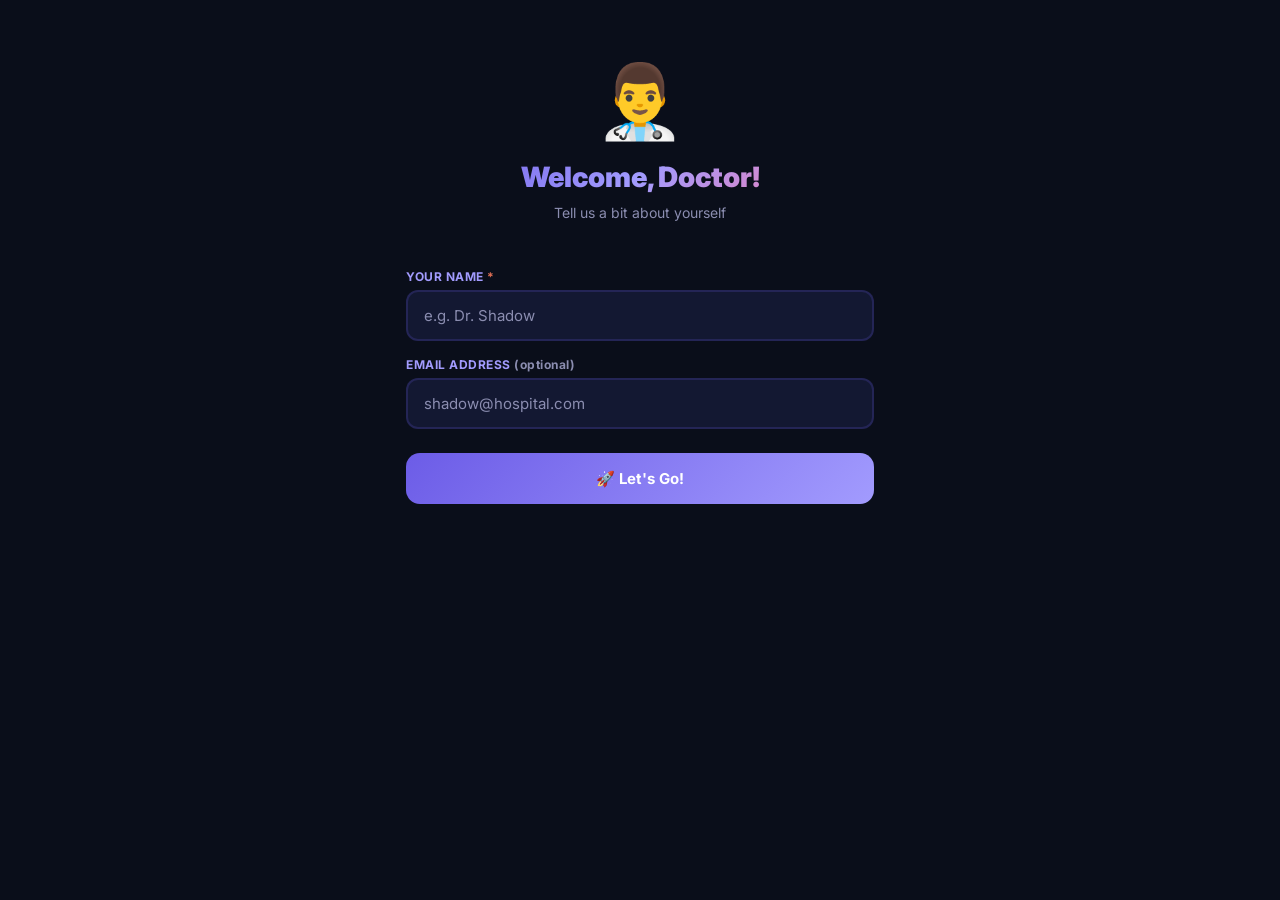
<file: medical-brain-challenge.html>
<!DOCTYPE html>
<html lang="en">

<head>
    <meta charset="UTF-8">
    <meta name="viewport" content="width=device-width, initial-scale=1.0">
    <title>The Noob Doctor — Quiz for MBBS & NEET PG</title>
    <meta name="description"
        content="Test your medical knowledge with The Noob Doctor. 80+ MCQs across 8 specialties for MBBS students and NEET PG aspirants.">
    <link href="https://fonts.googleapis.com/css2?family=Inter:wght@400;500;600;700;800;900&display=swap"
        rel="stylesheet">
    <style>
        * {
            margin: 0;
            padding: 0;
            box-sizing: border-box
        }

        :root {
            --bg: #0a0e1a;
            --card: #131832;
            --card2: #1a2040;
            --accent: #6c5ce7;
            --accent2: #a29bfe;
            --green: #00b894;
            --red: #e17055;
            --orange: #fdcb6e;
            --text: #e8e8f0;
            --text2: #8b8db0;
            --radius: 16px;
            --glow: 0 0 30px rgba(108, 92, 231, 0.3)
        }

        body {
            font-family: 'Inter', sans-serif;
            background: var(--bg);
            color: var(--text);
            min-height: 100vh;
            overflow-x: hidden
        }

        .container {
            max-width: 500px;
            margin: 0 auto;
            padding: 16px;
            min-height: 100vh;
            display: flex;
            flex-direction: column
        }

        /* Animations */
        @keyframes fadeIn {
            from {
                opacity: 0;
                transform: translateY(20px)
            }

            to {
                opacity: 1;
                transform: translateY(0)
            }
        }

        @keyframes slideUp {
            from {
                opacity: 0;
                transform: translateY(40px)
            }

            to {
                opacity: 1;
                transform: translateY(0)
            }
        }

        @keyframes pulse {

            0%,
            100% {
                transform: scale(1)
            }

            50% {
                transform: scale(1.05)
            }
        }

        @keyframes shake {

            0%,
            100% {
                transform: translateX(0)
            }

            20%,
            60% {
                transform: translateX(-8px)
            }

            40%,
            80% {
                transform: translateX(8px)
            }
        }

        @keyframes progressFill {
            from {
                width: 0
            }

            to {
                width: var(--fill)
            }
        }

        @keyframes glow {

            0%,
            100% {
                box-shadow: 0 0 20px rgba(108, 92, 231, 0.4)
            }

            50% {
                box-shadow: 0 0 40px rgba(108, 92, 231, 0.8)
            }
        }

        @keyframes confetti {
            0% {
                transform: translateY(0) rotate(0deg);
                opacity: 1
            }

            100% {
                transform: translateY(600px) rotate(720deg);
                opacity: 0
            }
        }

        @keyframes countUp {
            from {
                opacity: 0;
                transform: scale(0.5)
            }

            to {
                opacity: 1;
                transform: scale(1)
            }
        }

        @keyframes barGrow {
            from {
                width: 0%
            }

            to {
                width: var(--target-width)
            }
        }

        @keyframes bounceIn {
            0% {
                transform: scale(0);
                opacity: 0
            }

            50% {
                transform: scale(1.15)
            }

            100% {
                transform: scale(1);
                opacity: 1
            }
        }

        @keyframes float {

            0%,
            100% {
                transform: translateY(0)
            }

            50% {
                transform: translateY(-10px)
            }
        }

        .screen {
            display: none;
            flex-direction: column;
            animation: fadeIn 0.5s ease
        }

        .screen.active {
            display: flex
        }

        /* Home Screen */
        .hero {
            text-align: center;
            padding: 40px 0 30px
        }

        .hero-icon {
            font-size: 72px;
            animation: float 3s ease-in-out infinite;
            margin-bottom: 16px
        }

        .hero h1 {
            font-size: 28px;
            font-weight: 900;
            background: linear-gradient(135deg, #6c5ce7, #a29bfe, #fd79a8);
            -webkit-background-clip: text;
            -webkit-text-fill-color: transparent;
            background-clip: text;
            margin-bottom: 8px
        }

        .hero p {
            color: var(--text2);
            font-size: 14px;
            line-height: 1.5
        }

        .stats-bar {
            display: flex;
            gap: 12px;
            margin: 20px 0;
            justify-content: center
        }

        .stat {
            background: var(--card);
            border-radius: 12px;
            padding: 12px 18px;
            text-align: center;
            flex: 1
        }

        .stat .val {
            font-size: 22px;
            font-weight: 800;
            color: var(--accent2)
        }

        .stat .lbl {
            font-size: 11px;
            color: var(--text2);
            margin-top: 2px
        }

        /* Category Grid */
        .cat-grid {
            display: grid;
            grid-template-columns: 1fr 1fr;
            gap: 12px;
            margin: 16px 0
        }

        .cat-card {
            background: var(--card);
            border: 1px solid rgba(108, 92, 231, 0.15);
            border-radius: var(--radius);
            padding: 20px 14px;
            text-align: center;
            cursor: pointer;
            transition: all 0.3s ease;
            position: relative;
            overflow: hidden
        }

        .cat-card::before {
            content: '';
            position: absolute;
            top: 0;
            left: 0;
            right: 0;
            height: 3px;
            background: linear-gradient(90deg, var(--accent), var(--accent2));
            opacity: 0;
            transition: opacity 0.3s
        }

        .cat-card:hover,
        .cat-card:active {
            transform: translateY(-4px);
            border-color: var(--accent);
            box-shadow: var(--glow)
        }

        .cat-card:hover::before,
        .cat-card:active::before {
            opacity: 1
        }

        .cat-card .emoji {
            font-size: 36px;
            margin-bottom: 8px;
            display: block
        }

        .cat-card .name {
            font-size: 13px;
            font-weight: 700;
            letter-spacing: 0.5px
        }

        .cat-card .count {
            font-size: 11px;
            color: var(--text2);
            margin-top: 4px
        }

        /* Quiz Screen */
        .quiz-header {
            display: flex;
            justify-content: space-between;
            align-items: center;
            padding: 12px 0;
            margin-bottom: 16px
        }

        .quiz-cat {
            font-size: 14px;
            font-weight: 700;
            color: var(--accent2)
        }

        .quiz-progress {
            font-size: 13px;
            color: var(--text2)
        }

        .timer-bar {
            height: 6px;
            background: var(--card2);
            border-radius: 3px;
            margin-bottom: 20px;
            overflow: hidden
        }

        .timer-fill {
            height: 100%;
            border-radius: 3px;
            transition: width 1s linear, background 0.5s;
            background: var(--green)
        }

        .timer-fill.warning {
            background: var(--orange)
        }

        .timer-fill.danger {
            background: var(--red)
        }

        .timer-text {
            text-align: center;
            font-size: 24px;
            font-weight: 800;
            margin-bottom: 16px
        }

        .timer-text.warning {
            color: var(--orange)
        }

        .timer-text.danger {
            color: var(--red);
            animation: pulse 0.5s infinite
        }

        .question-card {
            background: var(--card);
            border-radius: var(--radius);
            padding: 24px;
            margin-bottom: 16px;
            animation: slideUp 0.4s ease
        }

        .q-number {
            font-size: 11px;
            color: var(--accent2);
            font-weight: 700;
            letter-spacing: 1px;
            margin-bottom: 10px
        }

        .q-text {
            font-size: 16px;
            font-weight: 600;
            line-height: 1.6
        }

        .options {
            display: flex;
            flex-direction: column;
            gap: 10px;
            margin-bottom: 16px
        }

        .option {
            background: var(--card);
            border: 2px solid rgba(108, 92, 231, 0.15);
            border-radius: 14px;
            padding: 16px 18px;
            cursor: pointer;
            transition: all 0.25s ease;
            display: flex;
            align-items: center;
            gap: 14px;
            animation: slideUp 0.4s ease;
            animation-fill-mode: both
        }

        .option:nth-child(1) {
            animation-delay: 0.05s
        }

        .option:nth-child(2) {
            animation-delay: 0.1s
        }

        .option:nth-child(3) {
            animation-delay: 0.15s
        }

        .option:nth-child(4) {
            animation-delay: 0.2s
        }

        .option:hover {
            border-color: var(--accent);
            background: var(--card2)
        }

        .option.selected {
            border-color: var(--accent);
            background: rgba(108, 92, 231, 0.15)
        }

        .option.correct {
            border-color: var(--green);
            background: rgba(0, 184, 148, 0.15);
            animation: pulse 0.4s
        }

        .option.wrong {
            border-color: var(--red);
            background: rgba(225, 112, 85, 0.15);
            animation: shake 0.4s
        }

        .option.disabled {
            pointer-events: none;
            opacity: 0.6
        }

        .option.correct.disabled,
        .option.wrong.disabled {
            opacity: 1
        }

        .opt-letter {
            width: 32px;
            height: 32px;
            border-radius: 50%;
            background: var(--card2);
            display: flex;
            align-items: center;
            justify-content: center;
            font-weight: 700;
            font-size: 13px;
            flex-shrink: 0
        }

        .option.correct .opt-letter {
            background: var(--green);
            color: #fff
        }

        .option.wrong .opt-letter {
            background: var(--red);
            color: #fff
        }

        .opt-text {
            font-size: 14px;
            line-height: 1.5
        }

        .explanation-card {
            background: linear-gradient(135deg, #1a2040, #1e2550);
            border: 1px solid rgba(108,92,231,0.25);
            border-left: 4px solid var(--green);
            border-radius: 14px;
            padding: 18px 16px;
            margin: 12px 0;
            animation: slideUp 0.4s ease;
            display: none;
        }
        .explanation-card.visible { display: block }
        .explanation-card .exp-title {
            font-size: 12px;
            font-weight: 800;
            color: var(--green);
            letter-spacing: 1px;
            margin-bottom: 8px;
        }
        .explanation-card .exp-text {
            font-size: 13px;
            line-height: 1.7;
            color: var(--text);
        }
        .explanation-card .exp-revise {
            margin-top: 10px;
            padding: 8px 12px;
            background: rgba(108,92,231,0.12);
            border-radius: 8px;
            font-size: 12px;
            color: var(--accent2);
            font-weight: 600;
        }

        /* Inline Quiz Nav Arrows */
        .quiz-nav-row {
            display: flex;
            align-items: center;
            gap: 8px;
            margin-bottom: 6px;
        }
        .quiz-nav-row .timer-bar-wrap { flex: 1 }
        .q-arrow {
            width: 32px;
            height: 32px;
            border-radius: 50%;
            border: none;
            background: var(--card2);
            color: var(--accent2);
            font-size: 16px;
            cursor: pointer;
            display: none;
            align-items: center;
            justify-content: center;
            transition: all 0.2s;
            flex-shrink: 0;
            padding: 0;
            line-height: 1;
        }
        .q-arrow:hover { background: var(--accent); color: #fff }
        .q-arrow:disabled { opacity: 0.2; cursor: default; background: var(--card2); color: var(--accent2) }
        .q-arrow.visible { display: flex }

        .next-btn,
        .btn {
            width: 100%;
            padding: 16px;
            border: none;
            border-radius: 14px;
            font-family: 'Inter';
            font-size: 15px;
            font-weight: 700;
            cursor: pointer;
            transition: all 0.3s;
            background: linear-gradient(135deg, var(--accent), #a29bfe);
            color: #fff;
            margin-top: 8px
        }

        .next-btn:hover,
        .btn:hover {
            transform: translateY(-2px);
            box-shadow: var(--glow)
        }

        .btn-outline {
            background: transparent;
            border: 2px solid var(--accent);
            color: var(--accent2)
        }

        .btn-outline:hover {
            background: rgba(108, 92, 231, 0.1)
        }

        .btn-share {
            background: linear-gradient(135deg, #00b894, #00cec9)
        }

        .btn-danger {
            background: linear-gradient(135deg, #e17055, #d63031)
        }

        /* Result Screen */
        .result-container {
            text-align: center;
            padding: 20px 0
        }

        .result-emoji {
            font-size: 80px;
            animation: bounceIn 0.6s ease;
            margin-bottom: 16px
        }

        .result-title {
            font-size: 24px;
            font-weight: 900;
            margin-bottom: 6px
        }

        .result-score {
            font-size: 48px;
            font-weight: 900;
            background: linear-gradient(135deg, var(--accent), #fd79a8);
            -webkit-background-clip: text;
            -webkit-text-fill-color: transparent;
            background-clip: text
        }

        .result-subtitle {
            color: var(--text2);
            font-size: 14px;
            margin: 8px 0 24px
        }

        .progress-container {
            margin: 24px 0;
            padding: 0 8px
        }

        .progress-label {
            text-align: left;
            font-size: 12px;
            color: var(--text2);
            margin-bottom: 8px;
            font-weight: 600
        }

        .progress-bar-outer {
            height: 28px;
            background: var(--card2);
            border-radius: 14px;
            overflow: hidden;
            position: relative
        }

        .progress-bar-inner {
            height: 100%;
            border-radius: 14px;
            display: flex;
            align-items: center;
            justify-content: flex-end;
            padding-right: 12px;
            font-size: 12px;
            font-weight: 800;
            color: #fff;
            transition: width 2s cubic-bezier(0.25, 0.46, 0.45, 0.94);
            width: 0
        }

        .progress-bar-inner.animate {
            width: var(--target-width)
        }

        .personality-card {
            background: var(--card);
            border-radius: var(--radius);
            padding: 24px;
            margin: 20px 0;
            border: 1px solid rgba(108, 92, 231, 0.2);
            animation: slideUp 0.6s ease 0.5s both
        }

        .personality-emoji {
            font-size: 52px;
            margin-bottom: 12px
        }

        .personality-level {
            font-size: 18px;
            font-weight: 800;
            color: var(--accent2);
            margin-bottom: 8px
        }

        .personality-roast {
            font-size: 14px;
            color: var(--text2);
            line-height: 1.6;
            font-style: italic
        }

        .score-breakdown {
            display: grid;
            grid-template-columns: 1fr 1fr 1fr;
            gap: 12px;
            margin: 20px 0
        }

        .score-item {
            background: var(--card);
            border-radius: 12px;
            padding: 14px;
            text-align: center
        }

        .score-item .val {
            font-size: 22px;
            font-weight: 800
        }

        .score-item .lbl {
            font-size: 11px;
            color: var(--text2);
            margin-top: 4px
        }

        .score-item.green .val {
            color: var(--green)
        }

        .score-item.red .val {
            color: var(--red)
        }

        .score-item.orange .val {
            color: var(--orange)
        }

        .btn-group {
            display: flex;
            flex-direction: column;
            gap: 10px;
            margin-top: 20px
        }

        /* Leaderboard */
        .lb-list {
            margin: 16px 0
        }

        .lb-item {
            display: flex;
            align-items: center;
            gap: 14px;
            background: var(--card);
            border-radius: 14px;
            padding: 14px 18px;
            margin-bottom: 10px;
            animation: slideUp 0.3s ease;
            animation-fill-mode: both
        }

        .lb-rank {
            font-size: 20px;
            font-weight: 900;
            width: 36px;
            text-align: center
        }

        .lb-rank.gold {
            color: #fdcb6e
        }

        .lb-rank.silver {
            color: #b2bec3
        }

        .lb-rank.bronze {
            color: #e17055
        }

        .lb-info {
            flex: 1
        }

        .lb-name {
            font-size: 14px;
            font-weight: 700
        }

        .lb-detail {
            font-size: 12px;
            color: var(--text2);
            margin-top: 2px
        }

        .lb-score {
            font-size: 18px;
            font-weight: 800;
            color: var(--accent2)
        }

        .back-btn {
            background: none;
            border: none;
            color: var(--accent2);
            font-family: 'Inter';
            font-size: 14px;
            font-weight: 600;
            cursor: pointer;
            padding: 8px 0;
            display: flex;
            align-items: center;
            gap: 6px
        }

        .section-title {
            font-size: 18px;
            font-weight: 800;
            margin: 16px 0 8px
        }

        /* Confetti */
        .confetti-piece {
            position: fixed;
            width: 10px;
            height: 10px;
            top: -10px;
            animation: confetti 3s ease-in forwards;
            z-index: 1000;
            border-radius: 2px
        }

        /* Responsive */
        @media(max-width:380px) {
            .hero h1 {
                font-size: 24px
            }

            .cat-grid {
                gap: 8px
            }

            .cat-card {
                padding: 16px 10px
            }
        }

        /* Profile Screen */
        .profile-form {
            display: flex;
            flex-direction: column;
            gap: 16px;
            margin-top: 16px;
        }
        .form-group label {
            display: block;
            font-size: 12px;
            font-weight: 700;
            color: var(--accent2);
            letter-spacing: 0.5px;
            margin-bottom: 6px;
        }
        .form-group label span { color: var(--red); }
        .form-group input {
            width: 100%;
            padding: 14px 16px;
            background: var(--card);
            border: 2px solid rgba(108,92,231,0.2);
            border-radius: 12px;
            color: var(--text);
            font-family: 'Inter';
            font-size: 15px;
            outline: none;
            transition: border-color 0.3s;
            box-sizing: border-box;
        }
        .form-group input:focus { border-color: var(--accent) }
        .form-group input::placeholder { color: var(--text2) }
        .form-error { color: var(--red); font-size: 12px; margin-top: 4px; display: none }
        .greeting {
            font-size: 13px;
            color: var(--text2);
            text-align: center;
            margin-top: -8px;
            margin-bottom: 4px;
        }
        .greeting strong { color: var(--accent2) }
        .edit-profile-btn {
            background: none; border: none; color: var(--accent2); font-size: 12px;
            font-family: 'Inter'; cursor: pointer; text-decoration: underline;
        }
    </style>
</head>

<body>
    <div class="container" id="app">

        <!-- PROFILE SCREEN -->
        <div class="screen" id="profileScreen">
            <div class="hero">
                <div class="hero-icon">👨‍⚕️</div>
                <h1>Welcome, Doctor!</h1>
                <p>Tell us a bit about yourself</p>
            </div>
            <div class="profile-form">
                <div class="form-group">
                    <label>YOUR NAME <span>*</span></label>
                    <input type="text" id="profileName" placeholder="e.g. Dr. Shadow" maxlength="30">
                    <div class="form-error" id="nameError">Please enter your name</div>
                </div>
                <div class="form-group">
                    <label>EMAIL ADDRESS <span style="color:var(--text2)">(optional)</span></label>
                    <input type="email" id="profileEmail" placeholder="shadow@hospital.com">
                </div>
                <button class="btn" onclick="saveProfile()" style="margin-top:8px">🚀 Let's Go!</button>
            </div>
        </div>

        <!-- HOME SCREEN -->
        <div class="screen" id="homeScreen">
            <div class="hero">
                <div class="hero-icon">🧠</div>
                <h1>The Noob Doctor</h1>
                <p>Test your clinical knowledge. Compete. Conquer.</p>
            </div>
            <div class="greeting" id="greetingBar"></div>
            <div class="stats-bar">
                <div class="stat">
                    <div class="val" id="totalPlayed">0</div>
                    <div class="lbl">Played</div>
                </div>
                <div class="stat">
                    <div class="val" id="bestScore">-</div>
                    <div class="lbl">Best</div>
                </div>
                <div class="stat">
                    <div class="val" id="avgScore">-</div>
                    <div class="lbl">Avg %</div>
                </div>
            </div>
            <div class="section-title">Choose Specialty</div>
            <div class="cat-grid" id="catGrid"></div>
            <button class="btn btn-outline" style="margin-top:12px"
                onclick="showScreen('lbScreen');renderLeaderboard()">🏆 Leaderboard</button>
        </div>

        <!-- SUBCATEGORY SCREEN (generic) -->
        <div class="screen" id="subCatScreen">
            <button class="back-btn" onclick="showScreen('homeScreen');updateHomeStats()">← Back to Specialties</button>
            <div class="hero" style="padding:24px 0 16px">
                <div class="hero-icon" style="font-size:52px" id="subCatEmoji"></div>
                <h1 style="font-size:22px" id="subCatTitle"></h1>
                <p>Choose a subspecialty</p>
            </div>
            <div class="cat-grid" id="subCatGrid"></div>
        </div>

        <!-- QUIZ SCREEN -->
        <div class="screen" id="quizScreen">
            <div class="quiz-header">
                <button class="back-btn" onclick="confirmQuit()">← Quit</button>
                <div class="quiz-cat" id="quizCat"></div>
                <div class="quiz-progress" id="quizProg"></div>
            </div>
            <div class="quiz-nav-row">
                <button class="q-arrow" id="prevBtn" onclick="prevQuestion()">←</button>
                <div class="timer-bar-wrap">
                    <div class="timer-bar">
                        <div class="timer-fill" id="timerFill"></div>
                    </div>
                </div>
                <button class="q-arrow" id="nextBtn" onclick="nextQuestion()">→</button>
            </div>
            <div class="timer-text" id="timerText">45</div>
            <div class="question-card">
                <div class="q-number" id="qNum"></div>
                <div class="q-text" id="qText"></div>
            </div>
            <div class="options" id="optionsDiv"></div>
            <div class="explanation-card" id="expCard">
                <div class="exp-title">💡 EXPLANATION</div>
                <div class="exp-text" id="expText"></div>
                <div class="exp-revise" id="expRevise"></div>
            </div>
        </div>

        <!-- RESULT SCREEN -->
        <div class="screen" id="resultScreen">
            <div class="result-container" id="resultContainer"></div>
        </div>

        <!-- LEADERBOARD SCREEN -->
        <div class="screen" id="lbScreen">
            <button class="back-btn" onclick="showScreen('homeScreen');updateHomeStats()">← Back</button>
            <div class="section-title">🏆 Leaderboard</div>
            <div class="lb-list" id="lbList"></div>
            <button class="btn btn-danger"
                onclick="if(confirm('Clear all scores?')){localStorage.removeItem('mbc_leaderboard');renderLeaderboard()}">Clear
                All</button>
        </div>
    </div>

    <script>
        // ========== QUESTION BANK ==========
        // ========== MEDICINE SUBCATEGORIES ==========
        const MED_SUBCATEGORIES = {
            Cardiology: {
                emoji: "❤️", questions: [
                    { q: "Most common cause of MI?", o: ["Coronary atherosclerosis", "Coronary spasm", "Embolism", "Vasculitis"], a: 0 },
                    { q: "Virchow's triad is associated with?", o: ["Cholangitis", "Thrombosis", "Meningitis", "Portal hypertension"], a: 1 },
                    { q: "Austin Flint murmur is heard in?", o: ["Mitral stenosis", "Aortic regurgitation", "Aortic stenosis", "Tricuspid regurgitation"], a: 1 },
                    { q: "Pulsus paradoxus is seen in?", o: ["Cardiac tamponade", "Aortic stenosis", "Mitral regurgitation", "VSD"], a: 0 },
                    { q: "Cannon 'a' waves in JVP are seen in?", o: ["Atrial fibrillation", "Complete heart block", "Mitral stenosis", "Tricuspid regurgitation"], a: 1 },
                    { q: "Most common valvular lesion in rheumatic heart disease?", o: ["Aortic stenosis", "Mitral stenosis", "Tricuspid regurgitation", "Pulmonary stenosis"], a: 1 },
                    { q: "Tall T waves on ECG suggest?", o: ["Hypokalemia", "Hyperkalemia", "Hypocalcemia", "Hypercalcemia"], a: 1 },
                    { q: "Drug of choice for acute SVT?", o: ["Amiodarone", "Adenosine", "Verapamil", "Lidocaine"], a: 1 },
                    { q: "Kussmaul's sign is positive in?", o: ["Cardiac tamponade", "Constrictive pericarditis", "Aortic dissection", "Mitral stenosis"], a: 1 },
                    { q: "Opening snap is heard in?", o: ["Mitral stenosis", "Aortic stenosis", "Mitral regurgitation", "Aortic regurgitation"], a: 0 }
                ]
            },
            Neurology: {
                emoji: "🧠", questions: [
                    { q: "Drug of choice for Status Epilepticus?", o: ["Phenytoin", "Lorazepam", "Carbamazepine", "Valproate"], a: 1 },
                    { q: "Most common type of stroke?", o: ["Hemorrhagic", "Ischemic", "TIA", "Subarachnoid"], a: 1 },
                    { q: "Argyll Robertson pupil is seen in?", o: ["Tabes dorsalis", "Horner syndrome", "Holmes-Adie", "Third nerve palsy"], a: 0 },
                    { q: "Charcot triad of MS includes all EXCEPT?", o: ["Nystagmus", "Intention tremor", "Scanning speech", "Rigidity"], a: 3 },
                    { q: "Brown-Séquard syndrome causes ipsilateral?", o: ["Pain loss", "Temperature loss", "Motor paralysis", "Light touch loss"], a: 2 },
                    { q: "Most common brain tumor in adults?", o: ["Meningioma", "Glioblastoma", "Metastasis", "Schwannoma"], a: 2 },
                    { q: "Babinski sign indicates?", o: ["LMN lesion", "UMN lesion", "Cerebellar lesion", "Peripheral neuropathy"], a: 1 },
                    { q: "Lhermitte's sign is seen in?", o: ["MS", "Parkinson's", "MND", "Myasthenia gravis"], a: 0 },
                    { q: "CSF in tubercular meningitis shows?", o: ["High protein, low sugar, lymphocytes", "Low protein, high sugar", "High protein, high sugar", "Normal findings"], a: 0 },
                    { q: "Pill-rolling tremor is characteristic of?", o: ["Essential tremor", "Parkinson's disease", "Cerebellar ataxia", "Wilson's disease"], a: 1 }
                ]
            },
            Nephrology: {
                emoji: "🫘", questions: [
                    { q: "Most common cause of nephrotic syndrome in adults?", o: ["Minimal change disease", "Membranous nephropathy", "FSGS", "IgA nephropathy"], a: 1 },
                    { q: "Trousseau's sign is elicited in?", o: ["Hypocalcemia", "Hyperkalemia", "Hyponatremia", "Hypercalcemia"], a: 0 },
                    { q: "Most common cause of nephrotic syndrome in children?", o: ["Minimal change disease", "Membranous nephropathy", "FSGS", "MPGN"], a: 0 },
                    { q: "IgA nephropathy typically presents as?", o: ["Nephrotic syndrome", "Gross hematuria after URTI", "Hypertension", "Renal failure"], a: 1 },
                    { q: "Kimmelstiel-Wilson nodules are seen in?", o: ["Hypertensive nephropathy", "Diabetic nephropathy", "Lupus nephritis", "Amyloidosis"], a: 1 },
                    { q: "Most common cause of acute renal failure?", o: ["Pre-renal", "Renal", "Post-renal", "Drug-induced"], a: 0 },
                    { q: "Muddy brown casts are seen in?", o: ["Glomerulonephritis", "ATN", "UTI", "Nephrotic syndrome"], a: 1 },
                    { q: "Renal tubular acidosis Type 1 shows?", o: ["Metabolic acidosis with hyperkalemia", "Metabolic acidosis with hypokalemia", "Metabolic alkalosis", "Respiratory acidosis"], a: 1 },
                    { q: "Wire loop lesion is seen in?", o: ["Diabetic nephropathy", "Lupus nephritis Class IV", "IgA nephropathy", "FSGS"], a: 1 },
                    { q: "Fanconi syndrome affects?", o: ["Glomerulus", "Proximal tubule", "Loop of Henle", "Collecting duct"], a: 1 }
                ]
            },
            Gastroenterology: {
                emoji: "🫁", questions: [
                    { q: "Charcot's triad is seen in?", o: ["Cholangitis", "Cholecystitis", "Pancreatitis", "Appendicitis"], a: 0 },
                    { q: "Spider naevi are seen in?", o: ["Renal failure", "Liver cirrhosis", "Heart failure", "Thyrotoxicosis"], a: 1 },
                    { q: "Most common cause of portal hypertension in India?", o: ["Alcoholic cirrhosis", "Non-cirrhotic portal fibrosis", "Hepatitis B", "Budd-Chiari"], a: 1 },
                    { q: "Courvoisier sign is positive when?", o: ["GB is palpable with painless jaundice", "GB is tender", "GB is calcified", "GB is absent"], a: 0 },
                    { q: "Grey Turner's sign is associated with?", o: ["Appendicitis", "Acute pancreatitis", "Cholecystitis", "Peptic ulcer"], a: 1 },
                    { q: "Barrett's esophagus increases risk of?", o: ["Squamous cell CA", "Adenocarcinoma", "Lymphoma", "Carcinoid"], a: 1 },
                    { q: "Celiac disease is associated with which HLA?", o: ["HLA-B27", "HLA-DQ2/DQ8", "HLA-DR4", "HLA-B51"], a: 1 },
                    { q: "Crohn's disease most commonly affects?", o: ["Rectum", "Terminal ileum", "Sigmoid colon", "Duodenum"], a: 1 },
                    { q: "Hepatorenal syndrome is characterized by?", o: ["Intrinsic renal disease", "Functional renal failure in liver disease", "Obstructive uropathy", "Glomerulonephritis"], a: 1 },
                    { q: "Anti-mitochondrial antibodies are seen in?", o: ["Autoimmune hepatitis", "Primary biliary cholangitis", "PSC", "Wilson's disease"], a: 1 }
                ]
            },
            Pulmonology: {
                emoji: "🌬️", questions: [
                    { q: "Most common type of lung cancer?", o: ["Squamous cell", "Small cell", "Adenocarcinoma", "Large cell"], a: 2 },
                    { q: "Most common cause of community-acquired pneumonia?", o: ["Staphylococcus", "Klebsiella", "Streptococcus pneumoniae", "H. influenzae"], a: 2 },
                    { q: "Pancoast tumor involves?", o: ["Apex of lung", "Hilum", "Base of lung", "Middle lobe"], a: 0 },
                    { q: "Honeycomb lung is seen in?", o: ["Asthma", "COPD", "IPF", "Pneumonia"], a: 2 },
                    { q: "Most common cause of exudative pleural effusion?", o: ["Heart failure", "TB", "Pneumonia", "Nephrotic syndrome"], a: 2 },
                    { q: "Hamman's sign is associated with?", o: ["Pneumothorax", "Pneumomediastinum", "Pleural effusion", "Empyema"], a: 1 },
                    { q: "PFT in obstructive disease shows?", o: ["Decreased FEV1/FVC", "Increased FEV1/FVC", "Normal FEV1/FVC", "Increased FVC only"], a: 0 },
                    { q: "Ghon focus in tuberculosis is located in?", o: ["Apex", "Mid-zone", "Lower lobe", "Subpleural region of mid/lower zone"], a: 3 },
                    { q: "Type 2 respiratory failure is defined by?", o: ["Low PaO2 only", "Low PaO2 + High PaCO2", "High PaO2", "Normal ABG"], a: 1 },
                    { q: "Curschmann spirals are seen in?", o: ["COPD", "Bronchial asthma", "TB", "Lung cancer"], a: 1 }
                ]
            },
            Endocrinology: {
                emoji: "🦋", questions: [
                    { q: "Most common cause of Cushing's syndrome?", o: ["Pituitary adenoma", "Adrenal adenoma", "Ectopic ACTH", "Iatrogenic"], a: 3 },
                    { q: "HbA1c reflects blood glucose control over?", o: ["1 week", "1 month", "2-3 months", "6 months"], a: 2 },
                    { q: "Most common cause of hyperthyroidism?", o: ["Toxic adenoma", "Graves' disease", "Thyroiditis", "TSH-secreting adenoma"], a: 1 },
                    { q: "Chvostek's sign is seen in?", o: ["Hypocalcemia", "Hypercalcemia", "Hyperkalemia", "Hyponatremia"], a: 0 },
                    { q: "Conn's syndrome is caused by?", o: ["Pheochromocytoma", "Aldosterone-producing adenoma", "Cushing's adenoma", "Adrenal carcinoma"], a: 1 },
                    { q: "Most common cause of Addison's disease?", o: ["TB", "Autoimmune", "Fungal", "Metastasis"], a: 1 },
                    { q: "MEN 1 syndrome includes all EXCEPT?", o: ["Pituitary adenoma", "Parathyroid hyperplasia", "Pancreatic tumor", "Medullary thyroid CA"], a: 3 },
                    { q: "Dawn phenomenon is caused by?", o: ["Insulin excess", "GH surge in early morning", "Somogyi effect", "Cortisol deficiency"], a: 1 },
                    { q: "DKA is characterized by all EXCEPT?", o: ["Hyperglycemia", "Metabolic acidosis", "Ketonuria", "Hypoglycemia"], a: 3 },
                    { q: "Thyroid storm is treated with all EXCEPT?", o: ["Propranolol", "PTU", "Lugol's iodine", "Levothyroxine"], a: 3 }
                ]
            },
            Rheumatology: {
                emoji: "🦴", questions: [
                    { q: "Rheumatoid factor is an antibody against?", o: ["IgG Fc", "IgM Fc", "IgA", "IgE"], a: 0 },
                    { q: "Heberden's nodes are seen at?", o: ["PIP joints", "DIP joints", "MCP joints", "Wrist"], a: 1 },
                    { q: "Anti-CCP antibody is specific for?", o: ["SLE", "Rheumatoid arthritis", "Gout", "Ankylosing spondylitis"], a: 1 },
                    { q: "Bamboo spine is seen in?", o: ["RA", "OA", "Ankylosing spondylitis", "Psoriatic arthritis"], a: 2 },
                    { q: "Most specific antibody for SLE?", o: ["ANA", "Anti-dsDNA", "Anti-Smith", "Anti-histone"], a: 2 },
                    { q: "Negatively birefringent crystals are seen in?", o: ["Gout", "Pseudogout", "RA", "OA"], a: 0 },
                    { q: "HLA-B27 is associated with?", o: ["RA", "SLE", "Ankylosing spondylitis", "Gout"], a: 2 },
                    { q: "Schober's test is used to assess?", o: ["Knee mobility", "Lumbar spine flexion", "Shoulder rotation", "Hip flexion"], a: 1 },
                    { q: "Drug of choice for acute gout?", o: ["Allopurinol", "Colchicine", "NSAIDs", "Steroids"], a: 2 },
                    { q: "Jaccoud's arthropathy is seen in?", o: ["RA", "SLE", "Gout", "OA"], a: 1 }
                ]
            },
            Hematology: {
                emoji: "🩸", questions: [
                    { q: "Target cells are seen in all EXCEPT?", o: ["Thalassemia", "Iron deficiency anemia", "Liver disease", "G6PD deficiency"], a: 3 },
                    { q: "Reed-Sternberg cells are pathognomonic of?", o: ["NHL", "Hodgkin's lymphoma", "CLL", "Multiple myeloma"], a: 1 },
                    { q: "Auer rods are seen in?", o: ["AML", "ALL", "CML", "CLL"], a: 0 },
                    { q: "Philadelphia chromosome is seen in?", o: ["AML", "ALL", "CML", "CLL"], a: 2 },
                    { q: "Most common inherited bleeding disorder?", o: ["Hemophilia A", "Hemophilia B", "Von Willebrand disease", "Factor V Leiden"], a: 2 },
                    { q: "Howell-Jolly bodies are seen after?", o: ["Tonsillectomy", "Splenectomy", "Thyroidectomy", "Appendectomy"], a: 1 },
                    { q: "Bence Jones proteins are found in?", o: ["Hodgkin's lymphoma", "Multiple myeloma", "CLL", "ALL"], a: 1 },
                    { q: "Ringed sideroblasts are seen in?", o: ["Iron deficiency", "Sideroblastic anemia", "Thalassemia", "Aplastic anemia"], a: 1 },
                    { q: "Tear drop cells (dacrocytes) are seen in?", o: ["Iron deficiency", "Myelofibrosis", "Thalassemia", "Sickle cell"], a: 1 },
                    { q: "Most common leukemia in children?", o: ["AML", "ALL", "CML", "CLL"], a: 1 }
                ]
            },
            'Infectious Diseases': {
                emoji: "🦠", questions: [
                    { q: "Widal test is used for?", o: ["Typhoid", "Malaria", "TB", "Dengue"], a: 0 },
                    { q: "Paul-Bunnell test is positive in?", o: ["Malaria", "Infectious mononucleosis", "Typhoid", "Brucellosis"], a: 1 },
                    { q: "Most common cause of meningitis in neonates?", o: ["N. meningitidis", "S. pneumoniae", "E. coli", "H. influenzae"], a: 2 },
                    { q: "Koplik spots are pathognomonic of?", o: ["Rubella", "Measles", "Chickenpox", "Scarlet fever"], a: 1 },
                    { q: "Rose spots are seen in?", o: ["Measles", "Typhoid", "Dengue", "Malaria"], a: 1 },
                    { q: "Negri bodies are seen in?", o: ["Rabies", "Polio", "Measles", "Mumps"], a: 0 },
                    { q: "Drug of choice for MRSA?", o: ["Cloxacillin", "Vancomycin", "Amoxicillin", "Ceftriaxone"], a: 1 },
                    { q: "Most common opportunistic infection in AIDS?", o: ["Candidiasis", "PCP", "Toxoplasmosis", "CMV retinitis"], a: 1 },
                    { q: "Erythema chronicum migrans is seen in?", o: ["Syphilis", "Lyme disease", "SLE", "Psoriasis"], a: 1 },
                    { q: "Jarisch-Herxheimer reaction is seen in treatment of?", o: ["TB", "Syphilis", "Malaria", "Leprosy"], a: 1 }
                ]
            }
        };

        const OBG_SUBCATEGORIES = {
            'Normal Pregnancy': {
                emoji: "🤰", questions: [
                    { q: "Duration of normal human pregnancy from LMP?", o: ["36 weeks", "38 weeks", "40 weeks", "42 weeks"], a: 2 },
                    { q: "Hegar's sign is a sign of?", o: ["Ectopic pregnancy", "Early pregnancy", "Molar pregnancy", "Missed abortion"], a: 1 },
                    { q: "Quickening in primigravida is felt at?", o: ["12 weeks", "16 weeks", "18-20 weeks", "24 weeks"], a: 2 },
                    { q: "Chadwick's sign refers to?", o: ["Softening of cervix", "Bluish discoloration of vagina", "Uterine contractions", "Breast changes"], a: 1 },
                    { q: "Fundal height at umbilicus corresponds to gestational age of?", o: ["16 weeks", "20 weeks", "24 weeks", "28 weeks"], a: 2 },
                    { q: "Physiological anemia of pregnancy is due to?", o: ["Iron deficiency", "Hemodilution", "B12 deficiency", "Blood loss"], a: 1 },
                    { q: "Supine hypotension syndrome in pregnancy is due to compression of?", o: ["Aorta", "IVC", "Renal vein", "Portal vein"], a: 1 },
                    { q: "Linea nigra is caused by increased?", o: ["Estrogen", "Progesterone", "MSH", "Cortisol"], a: 2 },
                    { q: "Braxton Hicks contractions are?", o: ["True labor pains", "Painless irregular uterine contractions", "Sign of preterm labor", "Post-delivery contractions"], a: 1 },
                    { q: "Lightening in primigravida occurs at?", o: ["32 weeks", "34 weeks", "36 weeks", "38 weeks"], a: 2 }
                ]
            },
            'General OBG': {
                emoji: "👩‍⚕️", questions: [
                    { q: "Most common cause of postpartum hemorrhage?", o: ["Retained placenta", "Uterine atony", "Genital trauma", "Coagulation disorder"], a: 1 },
                    { q: "Bishop's score is used to assess?", o: ["Fetal maturity", "Cervical favorability", "Gestational age", "Amniotic fluid"], a: 1 },
                    { q: "Bandl's ring is seen in?", o: ["Normal labor", "Obstructed labor", "Placenta previa", "Vasa previa"], a: 1 },
                    { q: "Most common ectopic pregnancy site?", o: ["Ovary", "Ampulla of tube", "Isthmus", "Cervix"], a: 1 },
                    { q: "Sheehan's syndrome is due to?", o: ["Postpartum pituitary necrosis", "Thyroiditis", "Adrenal crisis", "Ovarian failure"], a: 0 },
                    { q: "PCOD is associated with all EXCEPT?", o: ["Obesity", "Hirsutism", "Decreased LH:FSH ratio", "Insulin resistance"], a: 2 },
                    { q: "Drug of choice for eclampsia?", o: ["Diazepam", "Phenytoin", "Magnesium sulfate", "Labetalol"], a: 2 },
                    { q: "Most common ovarian tumor in pregnancy?", o: ["Serous cystadenoma", "Dermoid cyst", "Mucinous cystadenoma", "Fibroma"], a: 1 },
                    { q: "Partogram helps monitor?", o: ["Fetal Growth", "Progress of labor", "Postpartum recovery", "High-risk pregnancy"], a: 1 },
                    { q: "Montevideo units measure?", o: ["Cervical dilatation", "Uterine contractions", "Fetal heart rate", "Blood loss"], a: 1 },
                    { q: "Most common presentation at term?", o: ["Breech", "Vertex", "Transverse", "Face"], a: 1 },
                    { q: "Krukenberg tumor originates from?", o: ["Ovary", "Stomach", "Breast", "Colon"], a: 1 }
                ]
            }
        };

        // Map parent categories to their subcategory banks
        const SUBCATEGORIES = {
            Medicine: MED_SUBCATEGORIES,
            OBG: OBG_SUBCATEGORIES
        };

        const QUESTIONS = {
            Medicine: [], // handled via subcategories
            Surgery: [
                { q: "Most common type of hernia?", o: ["Femoral", "Inguinal indirect", "Inguinal direct", "Umbilical"], a: 1 },
                { q: "McBurney's point tenderness suggests?", o: ["Cholecystitis", "Appendicitis", "Pancreatitis", "Diverticulitis"], a: 1 },
                { q: "Charcot's joint is seen in?", o: ["RA", "OA", "Diabetes mellitus", "Gout"], a: 2 },
                { q: "Sister Mary Joseph nodule is found at?", o: ["Left supraclavicular", "Umbilicus", "Axilla", "Groin"], a: 1 },
                { q: "Most common site of gastric ulcer?", o: ["Greater curvature", "Fundus", "Lesser curvature", "Antrum"], a: 2 },
                { q: "Virchow's node is located at?", o: ["Right axilla", "Left supraclavicular", "Right inguinal", "Submental"], a: 1 },
                { q: "Most common cause of surgical jaundice?", o: ["Gallstones", "Pancreatic head CA", "Cholangiocarcinoma", "Hepatitis"], a: 0 },
                { q: "Battle's sign indicates?", o: ["Anterior skull base #", "Middle cranial fossa #", "Le Fort fracture", "C-spine injury"], a: 1 },
                { q: "Coulvoisier's law — palpable GB with jaundice suggests?", o: ["Gallstones", "Periampullary carcinoma", "Hepatitis", "Cholangitis"], a: 1 },
                { q: "Most common thyroid malignancy?", o: ["Follicular", "Papillary", "Medullary", "Anaplastic"], a: 1 },
                { q: "Rovsing's sign is positive in?", o: ["Cholecystitis", "Appendicitis", "Pancreatitis", "Peptic ulcer"], a: 1 },
                { q: "Zadek's operation is done for?", o: ["Pilonidal sinus", "Ingrown toenail", "Ganglion", "Lipoma"], a: 1 }
            ],
            OBG: [], // handled via subcategories
            Paeds: [
                { q: "Most common congenital heart disease?", o: ["ASD", "VSD", "PDA", "TOF"], a: 1 },
                { q: "Koplik's spots are seen in?", o: ["Rubella", "Measles", "Chickenpox", "Scarlet fever"], a: 1 },
                { q: "Most common childhood malignancy?", o: ["Wilms tumor", "Neuroblastoma", "ALL", "Retinoblastoma"], a: 2 },
                { q: "Moro reflex disappears by?", o: ["2 months", "4 months", "6 months", "12 months"], a: 1 },
                { q: "Social smile appears at?", o: ["Birth", "2 months", "4 months", "6 months"], a: 1 },
                { q: "Kernicterus is caused by deposition of?", o: ["Direct bilirubin", "Indirect bilirubin", "Bile salts", "Iron"], a: 1 },
                { q: "ORS composition—sodium concentration (mmol/L)?", o: ["45", "60", "75", "90"], a: 2 },
                { q: "Retinoblastoma gene is located on chromosome?", o: ["11", "13", "17", "22"], a: 1 },
                { q: "Pincer grasp develops at?", o: ["6 months", "9 months", "12 months", "15 months"], a: 1 },
                { q: "Vitamin K prophylaxis at birth prevents?", o: ["Rickets", "Hemorrhagic disease", "Scurvy", "Night blindness"], a: 1 },
                { q: "Handedness is established by what age?", o: ["1 year", "2 years", "3 years", "5 years"], a: 2 },
                { q: "Most common organism causing neonatal sepsis?", o: ["E. coli", "GBS", "Staph aureus", "Listeria"], a: 1 }
            ],
            ENT: [
                { q: "Most common cause of epistaxis in children?", o: ["Hypertension", "Nose picking (Little's area)", "Trauma", "Tumor"], a: 1 },
                { q: "Quinsy is?", o: ["Parapharyngeal abscess", "Peritonsillar abscess", "Retropharyngeal abscess", "Ludwig's angina"], a: 1 },
                { q: "Rinne test is negative in?", o: ["Sensorineural hearing loss", "Conductive hearing loss", "Mixed hearing loss", "Normal hearing"], a: 1 },
                { q: "Bezold's abscess is a complication of?", o: ["Tonsillitis", "Acute otitis media", "CSOM", "Sinusitis"], a: 2 },
                { q: "Trotter's triad is seen in?", o: ["Laryngeal CA", "Nasopharyngeal CA", "Acoustic neuroma", "Cholesteatoma"], a: 1 },
                { q: "Most common benign tumor of larynx?", o: ["Papilloma", "Fibroma", "Hemangioma", "Adenoma"], a: 0 },
                { q: "Caldwell-Luc operation is done for?", o: ["Frontal sinusitis", "Maxillary sinusitis", "Ethmoid sinusitis", "Sphenoid sinusitis"], a: 1 },
                { q: "Gradenigo syndrome involves cranial nerve?", o: ["V and VI", "VII and VIII", "IX and X", "III and IV"], a: 0 },
                { q: "Most common foreign body site in airway?", o: ["Right main bronchus", "Left main bronchus", "Trachea", "Larynx"], a: 0 },
                { q: "Le Fort I fracture line passes through?", o: ["Maxilla above teeth", "Across nasal bridge", "Across base of skull", "Zygomatic arch"], a: 0 },
                { q: "A 28-year-old woman with progressive hearing loss hears better in noisy environments. What is this phenomenon?", o: ["Rinne's paradox", "Paracusis Willisii", "Weber's lateralization", "Schwartze phenomenon"], a: 1 },
                { q: "Which audiometric finding is characteristically seen in otosclerosis?", o: ["High frequency sensorineural loss", "Flat conductive hearing loss", "Notch at 2000 Hz (Carhart's notch)", "Cookie bite pattern"], a: 2 },
                { q: "A pink blush seen through intact tympanic membrane in active otosclerosis is called?", o: ["Battle's sign", "Flamingo sign", "Schwartze sign", "Hennebert sign"], a: 2 },
                { q: "Tympanometry in otosclerosis shows?", o: ["Type B curve", "Type C curve", "Type Ad curve", "Type As curve"], a: 3 },
                { q: "Most feared complication of stapedotomy?", o: ["Facial nerve injury", "Perilymph fistula", "Sensorineural hearing loss", "Taste disturbance"], a: 2 }
            ],
            Ophthalmology: [
                { q: "Most common cause of preventable blindness worldwide?", o: ["Glaucoma", "Cataract", "Trachoma", "Diabetic retinopathy"], a: 2 },
                { q: "Marcus Gunn pupil indicates?", o: ["Optic nerve lesion", "Oculomotor palsy", "Horner syndrome", "Adie's pupil"], a: 0 },
                { q: "Cherry red spot on macula is seen in?", o: ["CRAO", "CRVO", "Diabetic retinopathy", "Papilledema"], a: 0 },
                { q: "Bitot's spots are due to deficiency of?", o: ["Vitamin A", "Vitamin B12", "Vitamin C", "Vitamin D"], a: 0 },
                { q: "Most common intraocular malignancy in adults?", o: ["Retinoblastoma", "Uveal melanoma", "Lymphoma", "Medulloepithelioma"], a: 1 },
                { q: "Fleischer ring is seen in?", o: ["Keratoconus", "Cataract", "Pterygium", "Glaucoma"], a: 0 },
                { q: "Seidel test is used to detect?", o: ["Retinal detachment", "Aqueous leak", "Glaucoma", "Uveitis"], a: 1 },
                { q: "Accommodation triad includes all EXCEPT?", o: ["Miosis", "Convergence", "Mydriasis", "Increased lens curvature"], a: 2 },
                { q: "Most common type of squint in children?", o: ["Esotropia", "Exotropia", "Hypertropia", "Cyclotropia"], a: 0 },
                { q: "Glaucoma is diagnosed by measuring?", o: ["Visual acuity", "Intraocular pressure", "Refractive error", "Pupil size"], a: 1 }
            ],
            Dermatology: [
                { q: "Nikolsky's sign is positive in?", o: ["Pemphigus vulgaris", "Bullous pemphigoid", "Dermatitis herpetiformis", "Eczema"], a: 0 },
                { q: "Auspitz sign is seen in?", o: ["Lichen planus", "Psoriasis", "Eczema", "Pityriasis rosea"], a: 1 },
                { q: "Herald patch is characteristic of?", o: ["Psoriasis", "Pityriasis rosea", "Tinea corporis", "Eczema"], a: 1 },
                { q: "Wickham's striae are seen in?", o: ["Psoriasis", "Lichen planus", "Vitiligo", "Pemphigus"], a: 1 },
                { q: "Most common skin malignancy?", o: ["Melanoma", "BCC", "SCC", "Merkel cell carcinoma"], a: 1 },
                { q: "Koebner phenomenon is seen in all EXCEPT?", o: ["Psoriasis", "Lichen planus", "Vitiligo", "Pemphigoid"], a: 3 },
                { q: "Dermatitis herpetiformis is associated with?", o: ["Crohn's disease", "Celiac disease", "Ulcerative colitis", "Lactose intolerance"], a: 1 },
                { q: "Target (iris) lesions are seen in?", o: ["Psoriasis", "Erythema multiforme", "Lichen planus", "SLE"], a: 1 },
                { q: "Tzanck smear shows acantholytic cells in?", o: ["Pemphigus", "Pemphigoid", "DH", "Psoriasis"], a: 0 },
                { q: "'Leonine facies' is characteristic of?", o: ["Lepromatous leprosy", "Tuberculoid leprosy", "Psoriasis", "SLE"], a: 0 }
            ],
            Ortho: [
                { q: "Most common carpal bone fracture?", o: ["Lunate", "Scaphoid", "Triquetrum", "Capitate"], a: 1 },
                { q: "Colles' fracture has?", o: ["Volar displacement", "Dorsal displacement", "Lateral displacement", "No displacement"], a: 1 },
                { q: "Pott's fracture involves?", o: ["Femur", "Tibia", "Ankle", "Wrist"], a: 2 },
                { q: "Most common bone tumor?", o: ["Osteosarcoma", "Metastasis", "Ewing's sarcoma", "Chondrosarcoma"], a: 1 },
                { q: "Garden classification is for fractures of?", o: ["Femoral neck", "Tibial plateau", "Colles", "Scaphoid"], a: 0 },
                { q: "Erb's palsy involves nerve roots?", o: ["C5-C6", "C7-C8", "C8-T1", "C4-C5"], a: 0 },
                { q: "Trendelenburg test is positive when which muscle is weak?", o: ["Quadriceps", "Gluteus medius", "Hamstrings", "Iliopsoas"], a: 1 },
                { q: "Boutonniere deformity is?", o: ["PIP flexion + DIP hyperextension", "PIP hyperextension + DIP flexion", "MCP hyperextension", "All flexion"], a: 0 },
                { q: "Most common site of osteosarcoma?", o: ["Lower end of femur", "Upper end of tibia", "Upper end of humerus", "Pelvis"], a: 0 },
                { q: "Thomas test detects?", o: ["Knee flexion deformity", "Hip flexion deformity", "Ankle deformity", "Shoulder deformity"], a: 1 },
                { q: "Bankart lesion is seen in?", o: ["Knee dislocation", "Shoulder dislocation", "Hip dislocation", "Elbow dislocation"], a: 1 },
                { q: "Dinner fork deformity is seen in?", o: ["Smith's fracture", "Colles' fracture", "Monteggia", "Galeazzi"], a: 1 }
            ]
        };

        const CAT_META = {
            Medicine: { emoji: "💊", color: "#6c5ce7", hasSubcategories: true }, Surgery: { emoji: "🔪", color: "#e17055" },
            OBG: { emoji: "🤰", color: "#fd79a8", hasSubcategories: true }, Paeds: { emoji: "👶", color: "#00cec9" },
            ENT: { emoji: "👂", color: "#fdcb6e" }, Ophthalmology: { emoji: "👁️", color: "#00b894" },
            Dermatology: { emoji: "🧴", color: "#e84393" }, Ortho: { emoji: "🦴", color: "#0984e3" }
        };

        const LEVELS = [
            { max: 10, emoji: "🦧", title: "Tarzan Mode", roast: "You learned medicine from jungle animals. Tarzan knows more anatomy than you." },
            { max: 25, emoji: "🧒", title: "School Kid", roast: "You know basic biology. Gold star for effort. Maybe stick to Band-Aids." },
            { max: 40, emoji: "📚", title: "High Schooler", roast: "NEET UG is calling. Maybe answer it. Your textbooks are crying in the corner." },
            { max: 55, emoji: "🩺", title: "Intern Vibes", roast: "You've opened a textbook at least once. Your seniors are watching... nervously." },
            { max: 70, emoji: "💊", title: "MBBS Student", roast: "Respectable. Your patients might survive. Emphasis on 'might'." },
            { max: 82, emoji: "🔬", title: "PG Territory", roast: "MD material. Keep grinding. The coffee machine knows your face by now." },
            { max: 92, emoji: "👨‍⚕️", title: "Senior Resident", roast: "Grey's Anatomy would cast you. McDreamy who? You're McBrainy." },
            { max: 99, emoji: "🧠", title: "Consultant Level", roast: "Professors fear you in viva. You make examiners Google answers." },
            { max: 100, emoji: "🌟", title: "Medical Genius", roast: "Are you even human? Respect. Harrison's was written about you." }
        ];

        // ========== STATE ==========
        let currentCat = "", currentQs = [], currentIdx = 0, score = 0, timer = null, timeLeft = 45, answered = false;
        let userAnswers = []; // tracks what user picked: -1=unanswered, -2=timed out, 0-3=option idx

        // ========== INIT ==========
        function init() {
            const grid = document.getElementById('catGrid');
            grid.innerHTML = '';
            Object.keys(CAT_META).forEach(cat => {
                const m = CAT_META[cat];
                const totalQs = m.hasSubcategories
                    ? Object.values(SUBCATEGORIES[cat]).reduce((s, sc) => s + sc.questions.length, 0)
                    : QUESTIONS[cat].length;
                const d = document.createElement('div');
                d.className = 'cat-card';
                d.onclick = () => {
                    if (m.hasSubcategories) {
                        showSubcategories(cat);
                    } else {
                        startQuiz(cat);
                    }
                };
                d.innerHTML = `<span class="emoji">${m.emoji}</span><div class="name">${cat}</div><div class="count">${totalQs} Qs</div>`;
                grid.appendChild(d);
            });
            updateHomeStats();
        }

        let currentParentCat = '';

        function showSubcategories(parentCat) {
            currentParentCat = parentCat;
            const subData = SUBCATEGORIES[parentCat];
            const meta = CAT_META[parentCat];
            document.getElementById('subCatEmoji').textContent = meta.emoji;
            document.getElementById('subCatTitle').textContent = parentCat;
            const grid = document.getElementById('subCatGrid');
            grid.innerHTML = '';
            Object.keys(subData).forEach(sub => {
                const sc = subData[sub];
                const d = document.createElement('div');
                d.className = 'cat-card';
                d.onclick = () => startSubQuiz(parentCat, sub);
                d.innerHTML = `<span class="emoji">${sc.emoji}</span><div class="name">${sub}</div><div class="count">${sc.questions.length} Qs</div>`;
                grid.appendChild(d);
            });
            showScreen('subCatScreen');
        }

        function startSubQuiz(parentCat, subName) {
            const sc = SUBCATEGORIES[parentCat][subName];
            currentCat = subName;
            currentIdx = 0; answered = false;
            userAnswers = new Array(10).fill(-1);
            currentQs = shuffle([...sc.questions]).slice(0, 10);
            showScreen('quizScreen');
            document.getElementById('quizCat').textContent = sc.emoji + ' ' + subName;
            renderQuestion();
        }

        function updateHomeStats() {
            const lb = JSON.parse(localStorage.getItem('mbc_leaderboard') || '[]');
            document.getElementById('totalPlayed').textContent = lb.length;
            if (lb.length > 0) {
                const best = Math.max(...lb.map(e => e.pct));
                const avg = Math.round(lb.reduce((s, e) => s + e.pct, 0) / lb.length);
                document.getElementById('bestScore').textContent = best + '%';
                document.getElementById('avgScore').textContent = avg + '%';
            } else {
                document.getElementById('bestScore').textContent = '-';
                document.getElementById('avgScore').textContent = '-';
            }
        }

        // ========== SCREENS ==========
        function showScreen(id) {
            document.querySelectorAll('.screen').forEach(s => s.classList.remove('active'));
            document.getElementById(id).classList.add('active');
        }

        // ========== QUIZ ==========
        function startQuiz(cat) {
            currentCat = cat; currentIdx = 0; answered = false;
            userAnswers = new Array(10).fill(-1);
            currentQs = shuffle([...QUESTIONS[cat]]).slice(0, 10);
            showScreen('quizScreen');
            document.getElementById('quizCat').textContent = CAT_META[cat].emoji + ' ' + cat;
            renderQuestion();
        }

        // Renders the current question — either fresh (with timer) or review (already answered)
        function renderQuestion() {
            clearInterval(timer);
            const q = currentQs[currentIdx];
            const prevAnswer = userAnswers[currentIdx]; // -1 = not yet answered
            const alreadyDone = prevAnswer !== -1;

            answered = alreadyDone;

            document.getElementById('quizProg').textContent = `${currentIdx + 1}/10`;
            document.getElementById('qNum').textContent = `QUESTION ${currentIdx + 1} OF 10`;
            document.getElementById('qText').textContent = q.q;

            const od = document.getElementById('optionsDiv');
            od.innerHTML = '';
            const letters = ['A', 'B', 'C', 'D'];

            q.o.forEach((opt, i) => {
                const d = document.createElement('div');
                d.className = 'option';
                if (alreadyDone) {
                    d.classList.add('disabled');
                    if (i === q.a) d.classList.add('correct');
                    if (prevAnswer >= 0 && i === prevAnswer && prevAnswer !== q.a) d.classList.add('wrong');
                }
                d.innerHTML = `<div class="opt-letter">${letters[i]}</div><div class="opt-text">${opt}</div>`;
                if (!alreadyDone) d.onclick = () => selectOption(i);
                od.appendChild(d);
            });

            if (alreadyDone) {
                // Review mode — no timer, show explanation + arrows
                document.getElementById('timerText').textContent = '--';
                document.getElementById('timerFill').style.width = '0%';
                document.getElementById('timerFill').className = 'timer-fill';
                document.getElementById('timerText').className = 'timer-text';
                showExplanation(q);
                showQuizNav();
            } else {
                // Fresh question — start timer, hide arrows + explanation
                hideQuizArrows();
                document.getElementById('expCard').classList.remove('visible');
                startTimer();
            }
        }

        // Legacy alias
        function loadQuestion() { renderQuestion(); }

        function selectOption(idx) {
            if (answered) return;
            answered = true; clearInterval(timer);
            userAnswers[currentIdx] = idx; // store user's pick
            const q = currentQs[currentIdx];
            const opts = document.querySelectorAll('.option');
            opts.forEach((o, i) => {
                o.classList.add('disabled');
                if (i === q.a) o.classList.add('correct');
                if (i === idx && idx !== q.a) o.classList.add('wrong');
            });
            showExplanation(q);
            showQuizNav();
        }

        function nextQuestion() {
            currentIdx++;
            if (currentIdx >= 10) { hideQuizArrows(); computeScore(); showResults(); return }
            renderQuestion();
        }

        function prevQuestion() {
            if (currentIdx <= 0) return;
            currentIdx--;
            renderQuestion();
        }

        function computeScore() {
            score = 0;
            for (let i = 0; i < 10; i++) {
                if (userAnswers[i] === currentQs[i].a) score++;
            }
        }

        function showQuizNav() {
            const prevBtn = document.getElementById('prevBtn');
            const nextBtn = document.getElementById('nextBtn');
            prevBtn.disabled = currentIdx <= 0;
            prevBtn.classList.add('visible');
            nextBtn.textContent = currentIdx === 9 ? '✓' : '→';
            nextBtn.classList.add('visible');
        }

        function hideQuizArrows() {
            document.getElementById('prevBtn').classList.remove('visible');
            document.getElementById('nextBtn').classList.remove('visible');
        }

        function startTimer() {
            timeLeft = 45;
            const fill = document.getElementById('timerFill');
            const txt = document.getElementById('timerText');
            fill.style.width = '100%'; fill.className = 'timer-fill';
            txt.className = 'timer-text'; txt.textContent = '45';
            clearInterval(timer);
            timer = setInterval(() => {
                timeLeft--;
                const pct = (timeLeft / 45) * 100;
                fill.style.width = pct + '%';
                txt.textContent = timeLeft;
                if (timeLeft <= 10) { fill.className = 'timer-fill danger'; txt.className = 'timer-text danger' }
                else if (timeLeft <= 20) { fill.className = 'timer-fill warning'; txt.className = 'timer-text warning' }
                if (timeLeft <= 0) { clearInterval(timer); timeUp() }
            }, 1000);
        }

        function timeUp() {
            if (answered) return;
            answered = true;
            userAnswers[currentIdx] = -2; // timed out
            const q = currentQs[currentIdx];
            const opts = document.querySelectorAll('.option');
            opts.forEach((o, i) => { o.classList.add('disabled'); if (i === q.a) o.classList.add('correct'); });
            showExplanation(q);
            showQuizNav();
        }

        function confirmQuit() {
            if (confirm('Quit quiz? Progress will be lost.')) { clearInterval(timer); hideQuizArrows(); showScreen('homeScreen'); updateHomeStats() }
        }

        // ========== RESULTS ==========
        function showResults() {
            clearInterval(timer);
            const pct = Math.round((score / 10) * 100);
            const level = LEVELS.find(l => pct <= l.max) || LEVELS[LEVELS.length - 1];

            // Save to leaderboard
            const lb = JSON.parse(localStorage.getItem('mbc_leaderboard') || '[]');
            lb.push({ cat: currentCat, score, pct, level: level.title, date: new Date().toLocaleDateString(), time: Date.now(), name: getProfileName() });
            lb.sort((a, b) => b.pct - a.pct || b.time - a.time);
            if (lb.length > 50) lb.length = 50;
            localStorage.setItem('mbc_leaderboard', JSON.stringify(lb));

            // Track quiz completion
            trackEvent('quiz_complete', { category: currentCat, score, pct, level: level.title });

            // Colors for progress bar
            const barColors = ['#e17055', '#e17055', '#fdcb6e', '#fdcb6e', '#00b894', '#00b894', '#6c5ce7', '#6c5ce7', '#fd79a8'];
            const levelIdx = LEVELS.indexOf(level);
            const barColor = barColors[levelIdx] || '#6c5ce7';

            const rc = document.getElementById('resultContainer');
            rc.innerHTML = `
<div class="result-emoji">${pct >= 70 ? '🎉' : '🏥'}</div>
<div class="result-title">Quiz Complete!</div>
<div class="result-score">${score}/10</div>
<div class="result-subtitle">${currentCat} • ${pct}% Accuracy</div>
<div class="score-breakdown">
<div class="score-item green"><div class="val">${score}</div><div class="lbl">Correct</div></div>
<div class="score-item red"><div class="val">${10 - score}</div><div class="lbl">Wrong</div></div>
<div class="score-item orange"><div class="val">${pct}%</div><div class="lbl">Score</div></div>
</div>
<div class="progress-container">
<div class="progress-label">YOUR LEVEL</div>
<div class="progress-bar-outer">
<div class="progress-bar-inner" id="resultBar" style="--target-width:${pct}%;background:linear-gradient(90deg,${barColor},${barColor}dd)">${pct}%</div>
</div>
</div>
<div class="personality-card" id="personalityCard">
<div class="personality-emoji">${level.emoji}</div>
<div class="personality-level">${level.title}</div>
<div class="personality-roast">"${level.roast}"</div>
</div>
<div class="btn-group">
<button class="btn btn-share" onclick="shareScore()">📤 Share Score</button>
<button class="btn" onclick="startQuiz(currentCat)">🔄 Retry ${currentCat}</button>
<button class="btn btn-outline" onclick="showScreen('homeScreen');updateHomeStats()">🏠 Home</button>
<button class="btn btn-outline" onclick="showScreen('lbScreen');renderLeaderboard()">🏆 Leaderboard</button>
</div>`;

            showScreen('resultScreen');

            // Animate progress bar
            setTimeout(() => { document.getElementById('resultBar').classList.add('animate') }, 300);

            // Confetti for high scores
            if (pct >= 70) launchConfetti();
        }

        function shareScore() {
            const pct = Math.round((score / 10) * 100);
            const level = LEVELS.find(l => pct <= l.max) || LEVELS[LEVELS.length - 1];
            const catMeta = CAT_META[currentCat] || MED_SUBCATEGORIES[currentCat] || {emoji:'💊'};
            const text = `🧠 The Noob Doctor\n${catMeta.emoji} ${currentCat}\n\n📊 Score: ${score}/10 (${pct}%)\n${level.emoji} Level: ${level.title}\n"${level.roast}"\n\n🔥 Can you beat me? Try now!`;
            if (navigator.share) {
                navigator.share({ title: 'The Noob Doctor', text }).catch(() => { });
            } else {
                navigator.clipboard.writeText(text).then(() => alert('Score copied to clipboard! 📋')).catch(() => { });
            }
        }

        // ========== LEADERBOARD ==========
        function renderLeaderboard() {
            const lb = JSON.parse(localStorage.getItem('mbc_leaderboard') || '[]');
            const list = document.getElementById('lbList');
            if (lb.length === 0) { list.innerHTML = '<p style="text-align:center;color:var(--text2);padding:40px 0">No scores yet. Play a quiz!</p>'; return }
            list.innerHTML = lb.slice(0, 20).map((e, i) => {
                const rankClass = i === 0 ? 'gold' : i === 1 ? 'silver' : i === 2 ? 'bronze' : '';
                return `<div class="lb-item" style="animation-delay:${i * 0.05}s">
<div class="lb-rank ${rankClass}">${i < 3 ? ['🥇', '🥈', '🥉'][i] : (i + 1)}</div>
<div class="lb-info"><div class="lb-name">${e.name || 'Player'} • ${CAT_META[e.cat]?.emoji || ''} ${e.cat}</div><div class="lb-detail">${e.level} • ${e.date}</div></div>
<div class="lb-score">${e.pct}%</div>
</div>`;
            }).join('');
        }

        // ========== HELPERS ==========
        function shuffle(arr) { for (let i = arr.length - 1; i > 0; i--) { const j = Math.floor(Math.random() * (i + 1));[arr[i], arr[j]] = [arr[j], arr[i]] } return arr }

        function launchConfetti() {
            const colors = ['#6c5ce7', '#a29bfe', '#fd79a8', '#00b894', '#fdcb6e', '#e17055', '#00cec9'];
            for (let i = 0; i < 40; i++) {
                const el = document.createElement('div');
                el.className = 'confetti-piece';
                el.style.left = Math.random() * 100 + 'vw';
                el.style.background = colors[Math.floor(Math.random() * colors.length)];
                el.style.animationDelay = Math.random() * 2 + 's';
                el.style.animationDuration = (2 + Math.random() * 2) + 's';
                el.style.width = (6 + Math.random() * 8) + 'px';
                el.style.height = (6 + Math.random() * 8) + 'px';
                document.body.appendChild(el);
                setTimeout(() => el.remove(), 5000);
            }
        }

        function showExplanation(q) {
            const card = document.getElementById('expCard');
            const textEl = document.getElementById('expText');
            const reviseEl = document.getElementById('expRevise');
            if (q.e) {
                textEl.innerHTML = q.e;
                reviseEl.style.display = q.r ? 'block' : 'none';
                if (q.r) reviseEl.innerHTML = '📚 Revise: ' + q.r;
                card.classList.add('visible');
            } else {
                textEl.innerHTML = '✅ Correct answer: <strong>' + q.o[q.a] + '</strong>';
                reviseEl.style.display = 'none';
                card.classList.add('visible');
            }
        }

        // ========== EXPLANATIONS ==========
        const EXP = {
// Cardiology
"Most common cause of MI?":["Coronary atherosclerosis causes >90% of MIs via plaque rupture & thrombosis. Spasm (Prinzmetal angina) is rare.","ACS & MI Pathophysiology"],
"Virchow's triad is associated with?":["Stasis, endothelial injury, and hypercoagulability → thrombosis. Charcot's triad is for cholangitis (fever, jaundice, RUQ pain).","Thrombosis & Virchow's Triad"],
"Austin Flint murmur is heard in?":["A low-pitched mid-diastolic rumble at apex due to severe AR jet hitting the anterior mitral leaflet. Mimics MS but no opening snap.","Valvular Heart Disease — Murmurs"],
"Pulsus paradoxus is seen in?":["Exaggerated drop in SBP >10 mmHg during inspiration. Classic in cardiac tamponade & severe asthma. NOT seen in constrictive pericarditis (Kussmaul's sign instead).","Pericardial Diseases"],
"Cannon 'a' waves in JVP are seen in?":["Atrium contracts against a closed tricuspid valve in complete heart block. In AF, 'a' waves are ABSENT. Giant 'v' waves = tricuspid regurgitation.","JVP Waveform Analysis"],
"Most common valvular lesion in rheumatic heart disease?":["Mitral stenosis is the hallmark. Mitral valve is most commonly affected, followed by aortic. Pancarditis is the most serious complication.","Rheumatic Heart Disease"],
"Tall T waves on ECG suggest?":["Hyperkalemia causes tall peaked T waves → widened QRS → sine wave → arrest. Hypokalemia causes flat T waves + U waves.","ECG — Electrolyte Changes"],
"Drug of choice for acute SVT?":["Adenosine (6mg rapid IV push) blocks AV node conduction. Verapamil is 2nd line. Amiodarone is for VT. Lidocaine is for ventricular arrhythmias.","SVT Management"],
"Kussmaul's sign is positive in?":["Paradoxical rise in JVP during inspiration in constrictive pericarditis. In tamponade, pulsus paradoxus is seen instead. Classic exam trick!","Constrictive vs Tamponade"],
"Opening snap is heard in?":["Opening snap (OS) is pathognomonic of mitral stenosis. Closer the OS to S2, more severe the stenosis. NOT heard in calcified/rigid valves.","Mitral Stenosis"],
// Neurology
"Drug of choice for Status Epilepticus?":["IV Lorazepam is first-line. Phenytoin/fosphenytoin is second-line. Carbamazepine & valproate are for long-term prophylaxis, not acute status.","Status Epilepticus Protocol"],
"Most common type of stroke?":["Ischemic strokes account for ~85% of all strokes. Hemorrhagic ~15%. TIA is not a completed stroke. SAH is a subtype of hemorrhagic.","Stroke Classification"],
"Argyll Robertson pupil is seen in?":["Accommodates but does NOT react to light — 'Prostitute's pupil' (accommodates but doesn't react). Pathognomonic of neurosyphilis/tabes dorsalis.","Pupillary Abnormalities"],
"Charcot triad of MS includes all EXCEPT?":["Nystagmus + intention tremor + scanning speech = Charcot's triad of MS. Rigidity is seen in Parkinsonism, not MS.","Multiple Sclerosis"],
"Brown-Séquard syndrome causes ipsilateral?":["Hemisection of cord → ipsilateral motor paralysis + ipsilateral DCML loss + CONTRAlateral pain/temperature loss.","Spinal Cord Lesions"],
"Most common brain tumor in adults?":["Metastases are the most common intracranial tumors in adults. GBM is the most common PRIMARY brain tumor. Meningioma is most common benign.","CNS Tumors"],
"Babinski sign indicates?":["Upgoing plantar response = UMN lesion. Normal in infants <1 year. Downgoing = normal adult response. LMN = absent reflex.","UMN vs LMN Lesions"],
"Lhermitte's sign is seen in?":["Electric shock sensation down spine on neck flexion. Classic in MS (posterior column demyelination). Also in B12 deficiency & cervical spondylosis.","Demyelinating Diseases"],
"CSF in tubercular meningitis shows?":["High protein, low glucose, lymphocytic pleocytosis with cobweb formation. Bacterial = neutrophils + very low glucose. Viral = lymphocytes + normal glucose.","CSF Analysis"],
"Pill-rolling tremor is characteristic of?":["Resting tremor at 4-6 Hz is hallmark of Parkinson's disease. Essential tremor = action/postural tremor. Cerebellar = intention tremor. Wilson's = wing-beating.","Movement Disorders"],
// Nephrology
"Most common cause of nephrotic syndrome in adults?":["Membranous nephropathy in adults. Minimal change disease in children. FSGS is the most common in African Americans. Key distinction!","Nephrotic Syndrome"],
"Trousseau's sign is elicited in?":["Carpal spasm on inflating BP cuff = Trousseau's sign of hypocalcemia. Chvostek's = facial twitch on tapping facial nerve. Both indicate low calcium.","Hypocalcemia"],
"Most common cause of nephrotic syndrome in children?":["Minimal change disease (lipoid nephrosis) — responds dramatically to steroids. Biopsy shows normal LM, foot process effacement on EM.","Nephrotic Syndrome in Children"],
"IgA nephropathy typically presents as?":["Gross hematuria 1-2 days after URTI (synpharyngitic). PSGN occurs 2-3 WEEKS after infection. This timing difference is a classic exam trap.","Glomerulonephritis"],
"Kimmelstiel-Wilson nodules are seen in?":["Nodular glomerulosclerosis pathognomonic of diabetic nephropathy. Diffuse type is more common but nodular is more specific.","Diabetic Nephropathy"],
"Most common cause of acute renal failure?":["Pre-renal azotemia (hypoperfusion) accounts for 55-60% of AKI. FENa <1% = pre-renal. FENa >2% = intrinsic renal.","Acute Kidney Injury"],
"Muddy brown casts are seen in?":["Pathognomonic of ATN (acute tubular necrosis). RBC casts = glomerulonephritis. WBC casts = pyelonephritis. Waxy casts = chronic renal failure.","Urinary Casts"],
"Renal tubular acidosis Type 1 shows?":["Distal RTA (Type 1) = hypokalemia + inability to acidify urine (pH >5.5). Type 2 = proximal, also hypokalemia. Type 4 = hyperkalemia (hypoaldo).","Renal Tubular Acidosis"],
"Wire loop lesion is seen in?":["Class IV diffuse proliferative lupus nephritis — most severe form. Treated with cyclophosphamide + steroids. Most common cause of death in SLE is renal.","Lupus Nephritis"],
"Fanconi syndrome affects?":["Generalized proximal tubule dysfunction → glycosuria, aminoaciduria, phosphaturia, bicarbonaturia. Causes include Wilson's, cystinosis, myeloma.","Proximal Tubular Disorders"],
// Gastroenterology
"Charcot's triad is seen in?":["Fever + jaundice + RUQ pain = Charcot's triad for acute cholangitis. Reynold's pentad adds shock + confusion for suppurative cholangitis.","Cholangitis"],
"Spider naevi are seen in?":["Arteriolar spider angiomas in SVC distribution due to hyperestrogenism in liver cirrhosis. >5 spider naevi = significant liver disease.","Chronic Liver Disease Signs"],
"Most common cause of portal hypertension in India?":["Non-cirrhotic portal fibrosis (NCPF/EHPVO) is the most common cause in India. Worldwide, alcoholic cirrhosis is most common.","Portal Hypertension"],
"Courvoisier sign is positive when?":["Palpable non-tender gallbladder with painless jaundice = periampullary/pancreatic head carcinoma. Gallstones cause fibrosed GB that can't distend.","Obstructive Jaundice"],
"Grey Turner's sign is associated with?":["Flank ecchymosis in acute pancreatitis (retroperitoneal hemorrhage). Cullen's sign = periumbilical ecchymosis. Both indicate severe hemorrhagic pancreatitis.","Acute Pancreatitis"],
"Barrett's esophagus increases risk of?":["Intestinal metaplasia (squamous → columnar) from chronic GERD → increased risk of esophageal adenocarcinoma, NOT squamous cell CA.","GERD & Barrett's"],
"Celiac disease is associated with which HLA?":["HLA-DQ2 (95%) and DQ8 (5%). Anti-tTG IgA is the screening test. Gold standard = duodenal biopsy showing villous atrophy.","Celiac Disease"],
"Crohn's disease most commonly affects?":["Terminal ileum is the most common site. Skip lesions, transmural inflammation, non-caseating granulomas. UC = continuous, mucosal, starts at rectum.","IBD — Crohn's vs UC"],
"Hepatorenal syndrome is characterized by?":["Functional renal failure in advanced liver disease with NO intrinsic kidney damage. Kidneys are structurally normal. Poor prognosis without liver transplant.","Hepatorenal Syndrome"],
"Anti-mitochondrial antibodies are seen in?":["AMA is highly specific (>95%) for primary biliary cholangitis (PBC). PSC = p-ANCA. Autoimmune hepatitis = ANA/anti-SMA. Wilson's = low ceruloplasmin.","Autoimmune Liver Diseases"],
// Pulmonology
"Most common type of lung cancer?":["Adenocarcinoma is now the most common (especially in non-smokers & women). Squamous cell was previously #1. Small cell is most aggressive.","Lung Cancer Classification"],
"Most common cause of community-acquired pneumonia?":["Streptococcus pneumoniae is the #1 CAP pathogen worldwide. Klebsiella = alcoholics (currant jelly sputum). Staph = post-influenza.","Community-Acquired Pneumonia"],
"Pancoast tumor involves?":["Superior sulcus/apex tumor causing Horner syndrome (miosis, ptosis, anhidrosis) + C8-T1 nerve root involvement. Usually squamous cell type.","Pancoast Tumor"],
"Honeycomb lung is seen in?":["End-stage IPF (idiopathic pulmonary fibrosis). Shows UIP pattern on HRCT. Restrictive PFTs. Treatment: pirfenidone/nintedanib. Lung transplant for severe cases.","Interstitial Lung Disease"],
"Most common cause of exudative pleural effusion?":["TB is the most common cause of exudative effusion in India. Worldwide, parapneumonic/pneumonia. Heart failure = most common transudative cause (Light's criteria).","Pleural Effusion"],
"Hamman's sign is associated with?":["Crunching sound synchronous with heartbeat in pneumomediastinum (mediastinal emphysema). NOT pneumothorax. Boerhaave syndrome is a common cause.","Pneumomediastinum"],
"PFT in obstructive disease shows?":["FEV1/FVC ratio is DECREASED (<0.7). FEV1 falls more than FVC. In restrictive disease, FEV1/FVC is normal or increased (both reduced proportionally).","Pulmonary Function Tests"],
"Ghon focus in tuberculosis is located in?":["Primary complex = Ghon focus (subpleural mid/lower zone) + hilar lymphadenopathy. Reactivation TB = apex/upper lobes. Classic exam trap with location!","Primary vs Reactivation TB"],
"Type 2 respiratory failure is defined by?":["PaO2 <60 + PaCO2 >50 mmHg (hypoxic + hypercapnic). Type 1 = hypoxia only (normal/low CO2). COPD & hypoventilation cause Type 2.","Respiratory Failure Types"],
"Curschmann spirals are seen in?":["Spiral-shaped mucus casts of small airways in bronchial asthma. Charcot-Leyden crystals = eosinophil breakdown products, also seen in asthma.","Bronchial Asthma Pathology"],
// Endocrinology
"Most common cause of Cushing's syndrome?":["Iatrogenic (exogenous steroids) is the most common overall. Most common endogenous cause = pituitary adenoma (Cushing's DISEASE). Classic trap!","Cushing's Syndrome vs Disease"],
"HbA1c reflects blood glucose control over?":["HbA1c reflects average glucose over 2-3 months (RBC lifespan = 120 days). Fructosamine = 2-3 weeks. SMBG = real-time.","Diabetes Monitoring"],
"Most common cause of hyperthyroidism?":["Graves' disease (diffuse toxic goiter) — TSI antibodies stimulate TSH receptor. Toxic adenoma = single hot nodule. Thyroiditis = transient.","Hyperthyroidism"],
"Chvostek's sign is seen in?":["Tapping facial nerve causes facial muscle twitch in hypocalcemia. Trousseau's = carpal spasm with BP cuff. Both indicate neuromuscular irritability.","Calcium Disorders"],
"Conn's syndrome is caused by?":["Aldosterone-producing adenoma → primary hyperaldosteronism → hypertension + hypokalemia + metabolic alkalosis. Pheochromocytoma produces catecholamines.","Adrenal Tumors"],
"Most common cause of Addison's disease?":["Autoimmune adrenalitis is #1 in developed countries. TB is #1 worldwide/India. Presents with hyperpigmentation, hypotension, hyperkalemia.","Adrenal Insufficiency"],
"MEN 1 syndrome includes all EXCEPT?":["MEN 1 = 3 Ps: Pituitary + Parathyroid + Pancreatic tumors. Medullary thyroid CA is part of MEN 2A/2B, NOT MEN 1.","MEN Syndromes"],
"Dawn phenomenon is caused by?":["Early morning GH & cortisol surge → hyperglycemia at dawn (4-8 AM). Somogyi effect = rebound hyperglycemia after nocturnal hypoglycemia. Different treatment!","Dawn vs Somogyi Effect"],
"DKA is characterized by all EXCEPT?":["DKA = hyperglycemia + ketoacidosis + ketonuria. It's caused by insulin DEFICIENCY, not excess. More common in Type 1 DM. HHS is more common in Type 2.","Diabetic Emergencies"],
"Thyroid storm is treated with all EXCEPT?":["Propranolol (symptomatic relief) + PTU (blocks synthesis & conversion) + Lugol's iodine (blocks release). Levothyroxine would WORSEN the storm!","Thyroid Storm Management"],
// Rheumatology
"Rheumatoid factor is an antibody against?":["RF is an IgM antibody against the Fc portion of IgG. Present in 70-80% of RA but not specific — also seen in SLE, Sjögren's, infections.","Rheumatoid Arthritis"],
"Heberden's nodes are seen at?":["Heberden's = DIP joints (osteoarthritis). Bouchard's = PIP joints. RA affects MCP & PIP but SPARES DIP. This is a classic exam distinction!","OA vs RA Joint Involvement"],
"Anti-CCP antibody is specific for?":["Anti-CCP is more specific than RF for RA (specificity ~95%). Can be positive years before clinical RA develops. RF is less specific.","RA Serology"],
"Bamboo spine is seen in?":["Ankylosing spondylitis — syndesmophytes bridge vertebral bodies creating bamboo spine on X-ray. HLA-B27 positive. Young males. Sacroiliitis = earliest finding.","Ankylosing Spondylitis"],
"Most specific antibody for SLE?":["Anti-Smith is most SPECIFIC for SLE. Anti-dsDNA is also specific and correlates with disease activity/nephritis. ANA is most SENSITIVE but least specific.","SLE Antibodies"],
"Negatively birefringent crystals are seen in?":["Monosodium urate crystals in gout = needle-shaped, negatively birefringent (yellow under parallel light). Pseudogout (CPPD) = rhomboid, positively birefringent.","Crystal Arthropathies"],
"HLA-B27 is associated with?":["Seronegative spondyloarthropathies: AS, reactive arthritis, psoriatic arthritis, IBD arthritis. NOT associated with RA or SLE (HLA-DR4 for RA).","HLA Associations"],
"Schober's test is used to assess?":["Measures lumbar spine flexion — mark 10cm above & 5cm below PSIS. <5cm increase on flexion = restricted. Key test for ankylosing spondylitis.","Spinal Examination"],
"Drug of choice for acute gout?":["NSAIDs (indomethacin) are first-line for acute gout. Colchicine is second-line. Allopurinol is for prophylaxis only — starting it in acute attack worsens flare!","Acute Gout Management"],
"Jaccoud's arthropathy is seen in?":["Reducible, non-erosive joint deformity in SLE (unlike RA which is erosive & irreducible). Post-rheumatic fever also causes Jaccoud's arthropathy.","SLE Musculoskeletal"],
// Hematology
"Target cells are seen in all EXCEPT?":["Target cells = thalassemia, iron deficiency, liver disease, HbC disease. NOT G6PD deficiency (causes bite cells & Heinz bodies instead).","Peripheral Smear Findings"],
"Reed-Sternberg cells are pathognomonic of?":["Owl-eye giant cells = RS cells in Hodgkin's lymphoma. CD15+ CD30+ (not CD45). Essential for diagnosis. NHL lacks RS cells.","Hodgkin's Lymphoma"],
"Auer rods are seen in?":["Auer rods (fused azurophilic granules) are pathognomonic of AML, especially M3 (APL). NOT seen in ALL or chronic leukemias. APL = t(15;17).","AML Classification"],
"Philadelphia chromosome is seen in?":["t(9;22) BCR-ABL fusion → CML (>95%). Also in some ALL (25% adults). Treatment: imatinib (TKI). Not seen in AML or CLL.","CML & Philadelphia Chromosome"],
"Most common inherited bleeding disorder?":["Von Willebrand disease (vWD) is the most common inherited bleeding disorder. Hemophilia A (Factor VIII) is the most common hemophilia.","Bleeding Disorders"],
"Howell-Jolly bodies are seen after?":["Nuclear remnants in RBCs normally removed by spleen. Seen after splenectomy, in hyposplenism, and sickle cell disease (functional asplenia).","Splenic Function"],
"Bence Jones proteins are found in?":["Free immunoglobulin light chains in urine of multiple myeloma patients. Myeloma = M-spike, lytic bone lesions, hypercalcemia, renal failure, anemia.","Multiple Myeloma"],
"Ringed sideroblasts are seen in?":["Iron-laden mitochondria around the nucleus in sideroblastic anemia. Causes: lead poisoning, isoniazid, alcohol. Treated with pyridoxine (B6).","Sideroblastic Anemia"],
"Tear drop cells (dacrocytes) are seen in?":["Myelofibrosis is the classic association. Also in myelophthisic anemias (marrow replacement). Dry tap on bone marrow aspiration.","Myelofibrosis"],
"Most common leukemia in children?":["ALL (acute lymphoblastic leukemia) = most common childhood cancer overall. Peak age 2-5 years. CLL = most common leukemia in adults/elderly.","Childhood Leukemia"],
// Infectious Diseases
"Widal test is used for?":["Detects antibodies against Salmonella typhi O & H antigens. Rising titer >1:160 is significant. Best done in 2nd week. Blood culture is gold standard.","Typhoid Fever Diagnosis"],
"Paul-Bunnell test is positive in?":["Heterophile antibody test for infectious mononucleosis (EBV). Monospot test is more commonly used now. Atypical lymphocytes on smear.","Infectious Mononucleosis"],
"Most common cause of meningitis in neonates?":["E. coli (K1 strain) and GBS are top causes in neonates. N. meningitidis & S. pneumoniae affect older children/adults. H. influenzae declined post-vaccine.","Neonatal Meningitis"],
"Koplik spots are pathognomonic of?":["White spots on buccal mucosa opposite molars appearing 2-3 days BEFORE rash. Pathognomonic of measles. Forchheimer spots = rubella (soft palate).","Measles"],
"Rose spots are seen in?":["Salmon-colored blanching macules on abdomen/chest in typhoid fever (2nd-3rd week). They represent bacterial emboli in the skin.","Typhoid Fever"],
"Negri bodies are seen in?":["Eosinophilic intracytoplasmic inclusion bodies in hippocampal neurons in rabies. Pathognomonic. Guarnieri bodies = smallpox. Cowdry B = polio.","Rabies"],
"Drug of choice for MRSA?":["Vancomycin is DOC for serious MRSA infections. Linezolid for vancomycin-resistant. Cloxacillin treats MSSA only. MRSA = resistant to all beta-lactams.","MRSA Treatment"],
"Most common opportunistic infection in AIDS?":["Pneumocystis jirovecii pneumonia (PCP) at CD4 <200. Candidiasis is the most common overall OI. CMV retinitis at CD4 <50. Toxoplasma at CD4 <100.","HIV/AIDS Opportunistic Infections"],
"Erythema chronicum migrans is seen in?":["Expanding bulls-eye rash at tick bite site = Lyme disease (Borrelia burgdorferi). Early sign. Treatment: doxycycline (adults), amoxicillin (children/pregnant).","Lyme Disease"],
"Jarisch-Herxheimer reaction is seen in treatment of?":["Acute febrile reaction after treating spirochetal infections (syphilis, leptospirosis, Lyme). Due to endotoxin release from killed organisms.","Syphilis Treatment"],
// OBG - Normal Pregnancy
"Duration of normal human pregnancy from LMP?":["40 weeks (280 days) from LMP. Naegele's rule: LMP + 7 days − 3 months. Term = 37-42 weeks. Preterm <37 weeks. Post-term >42 weeks.","Gestational Age Calculation"],
"Hegar's sign is a sign of?":["Softening of lower uterine segment at 6-8 weeks — early sign of pregnancy. Goodell's sign = softening of cervix. Chadwick's = bluish vagina.","Early Pregnancy Signs"],
"Quickening in primigravida is felt at?":["18-20 weeks in primigravida, 16-18 weeks in multigravida. It's the mother's first perception of fetal movement. Earlier in multi due to experience.","Fetal Milestones"],
"Chadwick's sign refers to?":["Bluish/purplish discoloration of vagina & cervix due to increased vascularity. Seen at 6-8 weeks. Goodell's = cervical softening. Hegar's = uterine softening.","Early Pregnancy Signs"],
"Fundal height at umbilicus corresponds to gestational age of?":["24 weeks (not 20!). At 20 weeks, fundus is just below umbilicus. At 36 weeks = xiphoid. This is a commonly tested landmark.","Fundal Height Assessment"],
"Physiological anemia of pregnancy is due to?":["Plasma volume increases more (50%) than RBC mass (30%) → hemodilution → decreased Hb. Max dilution at 32-34 weeks. Not true iron deficiency.","Physiological Changes in Pregnancy"],
"Supine hypotension syndrome in pregnancy is due to compression of?":["Gravid uterus compresses IVC in supine position → decreased venous return → hypotension. Treatment: left lateral position. Occurs in 3rd trimester.","Pregnancy Hemodynamics"],
"Linea nigra is caused by increased?":["MSH (melanocyte-stimulating hormone) increases in pregnancy causing linea nigra, chloasma (melasma), and darkening of areola. Estrogen also contributes.","Skin Changes in Pregnancy"],
"Braxton Hicks contractions are?":["Painless, irregular, non-progressive contractions. NOT associated with cervical dilation. True labor = regular, progressive, with cervical changes. Don't confuse!","True vs False Labor"],
"Lightening in primigravida occurs at?":["36 weeks — fetal head descends into pelvis. Multigravida = at onset of labor. Primigravida feels relief of dyspnea but increased urinary frequency.","Signs of Approaching Labor"],
// OBG - General
"Most common cause of postpartum hemorrhage?":["Uterine atony (75-80%) — failure of uterus to contract after delivery. The 4 T's: Tone (atony), Tissue (retained), Trauma (tears), Thrombin (coagulopathy).","Postpartum Hemorrhage"],
"Bishop's score is used to assess?":["Cervical favorability for labor induction. Score ≥8 = favorable. Assesses: dilation, effacement, station, consistency, position. Low score → ripen cervix first.","Labor Induction"],
"Bandl's ring is seen in?":["Pathological retraction ring between upper & lower uterine segments in obstructed labor. Impending rupture sign. IMMEDIATE C-section required.","Obstructed Labor"],
"Most common ectopic pregnancy site?":["Ampulla of fallopian tube (70-80%). Isthmus is 2nd most common. Risk factors: PID, previous ectopic, tubal surgery, IUD.","Ectopic Pregnancy"],
"Sheehan's syndrome is due to?":["Postpartum pituitary necrosis from severe hemorrhage/shock. Pituitary enlarges in pregnancy (hyperplasia) making it vulnerable. Failure to lactate is the earliest sign.","Sheehan's Syndrome"],
"PCOD is associated with all EXCEPT?":["PCOD has INCREASED LH:FSH ratio (>2:1), not decreased. Features: obesity, hirsutism, insulin resistance, anovulation, multiple peripheral ovarian cysts.","PCOD/PCOS"],
"Drug of choice for eclampsia?":["MgSO4 (Pritchard/Zuspan regimen) is the DOC for seizure prevention & treatment. Therapeutic range: 4-7 mEq/L. Antidote = calcium gluconate.","Eclampsia Management"],
"Most common ovarian tumor in pregnancy?":["Dermoid cyst (mature cystic teratoma) — most common benign ovarian tumor in reproductive age. Contains teeth, hair, sebum. Bilateral in 10%.","Ovarian Tumors in Pregnancy"],
"Partogram helps monitor?":["WHO tool to monitor progress of labor — documents cervical dilation, descent, FHR, contractions, vitals. Alert & action lines guide intervention.","Partogram & Labor Monitoring"],
"Montevideo units measure?":["Intensity of uterine contractions × number of contractions in 10 minutes. >200 MVU = adequate labor. Used to assess adequacy of contractions.","Uterine Contraction Assessment"],
"Most common presentation at term?":["Vertex (cephalic) — 96% of all term presentations. Breech = 3-4%. Transverse = <1%. Face/brow = very rare.","Fetal Presentation"],
"Krukenberg tumor originates from?":["Metastatic tumor TO the ovary FROM the stomach (signet ring cells). Spread via transperitoneal route. The question asks origin = stomach, not ovary.","Ovarian Metastases"],
// Surgery
"Most common type of hernia?":["Indirect inguinal hernia (through deep ring, lateral to inferior epigastric vessels). Direct = through Hesselbach's triangle, medial to vessels. Femoral = below inguinal ligament.","Hernias"],
"McBurney's point tenderness suggests?":["Junction of lateral 1/3 & medial 2/3 of line from ASIS to umbilicus. Appendicitis — most common surgical emergency. Rovsing's & Psoas sign also positive.","Appendicitis"],
"Charcot's joint is seen in?":["Neuropathic joint destruction due to loss of protective sensation in diabetes mellitus (most common cause today). Also: tabes dorsalis, syringomyelia, leprosy.","Neuropathic Joints"],
"Sister Mary Joseph nodule is found at?":["Umbilical metastatic nodule, usually from GI or ovarian malignancy (transcoelomic spread). Named after a Mayo Clinic surgical assistant.","Metastatic Nodules"],
"Most common site of gastric ulcer?":["Lesser curvature (especially at incisura angularis). Greater curvature ulcers are rare but more likely to be malignant. Duodenal ulcer = 1st part, anterior wall.","Peptic Ulcer Disease"],
"Virchow's node is located at?":["Left supraclavicular lymph node — metastasis from abdominal malignancy (especially gastric CA) via thoracic duct. Troisier's sign = palpable Virchow's node.","Lymph Node Metastasis"],
"Most common cause of surgical jaundice?":["Gallstones (choledocholithiasis) — most common cause of obstructive jaundice requiring surgery. Pancreatic head CA is 2nd most common.","Surgical Jaundice"],
"Battle's sign indicates?":["Mastoid ecchymosis = middle cranial fossa fracture (temporal bone). Raccoon eyes = anterior cranial fossa fracture. CSF otorrhea may accompany.","Base of Skull Fractures"],
"Coulvoisier's law — palpable GB with jaundice suggests?":["Palpable non-tender GB + jaundice = NOT gallstones (chronic stones → fibrosed GB). Points to malignant obstruction — periampullary/pancreatic head CA.","Courvoisier's Law"],
"Most common thyroid malignancy?":["Papillary CA (80%) — best prognosis. Orphan Annie eye nuclei + psammoma bodies. Lymphatic spread. Follicular = hematogenous spread. Anaplastic = worst prognosis.","Thyroid Malignancies"],
"Rovsing's sign is positive in?":["Pain in RIF on pressing LIF = Rovsing's sign in appendicitis. Indicates peritoneal irritation. Other signs: Psoas, Obturator, Dunphy's (pain on coughing).","Appendicitis Signs"],
"Zadek's operation is done for?":["Complete nail bed excision + germinal matrix ablation for recurrent ingrown toenail (onychocryptosis). Wedge resection = partial procedure for mild cases.","Ingrown Toenail Surgery"],
// Paeds
"Most common congenital heart disease?":["VSD is the most common CHD overall. ASD is the most common acyanotic CHD presenting in adults. TOF is the most common cyanotic CHD after 1 year.","Congenital Heart Disease"],
"Koplik's spots are seen in?":["White spots on buccal mucosa in measles — pathognomonic. Appear 2-3 days before rash. Forchheimer spots (rubella) are on soft palate.","Measles — Koplik's Spots"],
"Most common childhood malignancy?":["ALL is the most common childhood cancer. Wilms tumor = most common renal tumor. Neuroblastoma = most common extracranial solid tumor. Retinoblastoma = eye.","Childhood Cancers"],
"Moro reflex disappears by?":["4 months (some say 3-6). Persistence beyond 6 months = UMN pathology. Asymmetric Moro = Erb's palsy or fracture clavicle.","Primitive Reflexes"],
"Social smile appears at?":["2 months is the milestone. Stranger anxiety = 8-9 months. Pincer grasp = 9 months. Walking = 12 months. Key developmental milestones!","Developmental Milestones"],
"Kernicterus is caused by deposition of?":["Unconjugated (indirect) bilirubin crosses BBB and deposits in basal ganglia, hippocampus. Direct bilirubin is water-soluble and does NOT cross BBB.","Neonatal Jaundice"],
"ORS composition—sodium concentration (mmol/L)?":["Low-osmolarity ORS has Na 75 mmol/L (WHO 2002 formula). Old formula had Na 90. Reduced osmolarity ORS decreases stool output by 25%.","ORS Composition"],
"Retinoblastoma gene is located on chromosome?":["Chromosome 13q14 (RB1 gene). Two-hit hypothesis (Knudson). Leukocoria (white pupillary reflex) = most common presentation.","Retinoblastoma"],
"Pincer grasp develops at?":["9 months — thumb-finger opposition for small objects. Palmar grasp = 6 months. Tripod grasp = 12 months. Essential fine motor milestone.","Fine Motor Milestones"],
"Vitamin K prophylaxis at birth prevents?":["Hemorrhagic disease of the newborn (vitamin K deficiency bleeding). Neonates lack gut flora to synthesize vitamin K. 1mg IM at birth.","Neonatal Vitamin K"],
"Handedness is established by what age?":["3 years. Established handedness before 18 months suggests contralateral hemiparesis. This is a subtle but important red flag.","Motor Development"],
"Most common organism causing neonatal sepsis?":["Early-onset (<72h) = GBS (Group B Streptococcus). Late-onset = Staph aureus, CoNS. E. coli is 2nd most common overall in neonatal sepsis.","Neonatal Sepsis"],
// ENT
"Most common cause of epistaxis in children?":["Nose picking (digital trauma) at Little's area (Kiesselbach's plexus) on anterior nasal septum. Posterior epistaxis = elderly + hypertension (sphenopalatine artery).","Epistaxis"],
"Quinsy is?":["Peritonsillar abscess — complication of acute tonsillitis. Presents with trismus, muffled voice, uvula deviation. Treatment: I&D + antibiotics.","Peritonsillar Abscess"],
"Rinne test is negative in?":["BC > AC = negative Rinne = conductive hearing loss. Normal/SNHL: AC > BC (positive Rinne). False negative Rinne = severe SNHL in one ear.","Tuning Fork Tests"],
"Bezold's abscess is a complication of?":["CSOM (cholesteatoma) — pus tracks through mastoid tip into SCM/digastric muscles of neck. Mastoiditis complication, NOT acute otitis media.","CSOM Complications"],
"Trotter's triad is seen in?":["Nasopharyngeal CA: conductive deafness + ipsilateral trigeminal neuralgia + palatal palsy. Due to invasion of parapharyngeal space.","Nasopharyngeal Carcinoma"],
"Most common benign tumor of larynx?":["Squamous papilloma (caused by HPV 6 & 11). Can be juvenile (multiple, recurrent) or adult (usually solitary). Hemangioma = most common in infants.","Laryngeal Tumors"],
"Caldwell-Luc operation is done for?":["Radical maxillary antrostomy via canine fossa approach for chronic maxillary sinusitis. Now largely replaced by FESS (functional endoscopic sinus surgery).","Maxillary Sinusitis Surgery"],
"Gradenigo syndrome involves cranial nerve?":["CN V (trigeminal neuralgia) + CN VI (lateral rectus palsy/diplopia) + otorrhea. Complication of petrous apicitis from otitis media.","Gradenigo Syndrome"],
"Most common foreign body site in airway?":["Right main bronchus — wider, shorter, more vertical than left. Hence foreign bodies preferentially enter right side. Most common FB in children = peanut.","Airway Foreign Bodies"],
"Le Fort I fracture line passes through?":["Horizontal fracture above the teeth (maxilla only). Le Fort II = pyramidal (across nasal bridge). Le Fort III = craniofacial dysjunction (across skull base).","Le Fort Fracture Classification"],
"A 28-year-old woman with progressive hearing loss hears better in noisy environments. What is this phenomenon?":["Paracusis Willisii = hearing better in noise, pathognomonic of otosclerosis. In noise, people speak louder, overcoming the conductive loss.","Otosclerosis"],
"Which audiometric finding is characteristically seen in otosclerosis?":["Carhart's notch = false bone conduction dip at 2000 Hz. It's mechanical, not true SNHL — disappears after successful stapedotomy.","Otosclerosis Audiometry"],
"A pink blush seen through intact tympanic membrane in active otosclerosis is called?":["Schwartze sign = flamingo pink/red blush due to active otospongiosis with increased vascularity of promontory seen through intact TM.","Active Otosclerosis"],
"Tympanometry in otosclerosis shows?":["Type As (shallow/stiff) = reduced compliance due to stapes fixation. Type B = flat (effusion). Type C = negative pressure (Eustachian tube dysfunction). Type Ad = hypermobile.","Impedance Audiometry"],
"Most feared complication of stapedotomy?":["SNHL is irreversible and most feared — converts a manageable conductive loss to permanent total hearing loss. Perilymph fistula & vertigo are also serious but often treatable.","Stapedotomy Complications"],
// Ophthalmology
"Most common cause of preventable blindness worldwide?":["Trachoma (Chlamydia trachomatis A-C) = preventable. Cataract = most common cause of reversible blindness. Glaucoma = most common cause of irreversible blindness.","Preventable Blindness"],
"Marcus Gunn pupil indicates?":["Relative afferent pupillary defect (RAPD) — swinging flashlight test shows paradoxical dilation when light swings to affected eye. Indicates optic nerve/severe retinal disease.","RAPD"],
"Cherry red spot on macula is seen in?":["CRAO (central retinal artery occlusion) — macula appears red because choroidal circulation shows through thin fovea while pale ischemic retina surrounds it. Also: Tay-Sachs, Niemann-Pick.","CRAO"],
"Bitot's spots are due to deficiency of?":["Vitamin A deficiency causes Bitot's spots (triangular, foamy, keratinized conjunctival patches), xerophthalmia, night blindness, keratomalacia.","Vitamin A Deficiency"],
"Most common intraocular malignancy in adults?":["Uveal melanoma (choroidal melanoma) in adults. Retinoblastoma is the most common in children. Metastasis to eye is actually the most common overall IO tumor.","Intraocular Tumors"],
"Fleischer ring is seen in?":["Iron deposition (hemosiderin) at base of cone in keratoconus — brownish ring. Kayser-Fleischer ring = Wilson's disease (copper in Descemet's membrane).","Corneal Rings"],
"Seidel test is used to detect?":["Aqueous humor leak from a corneal/scleral wound. Fluorescein applied → green stream = positive Seidel test. Important post-trauma/post-surgery.","Ocular Trauma Assessment"],
"Accommodation triad includes all EXCEPT?":["Miosis + convergence + increased lens curvature (for near vision). Mydriasis (pupil dilation) is the OPPOSITE — occurs for distance vision.","Accommodation Reflex"],
"Most common type of squint in children?":["Esotropia (convergent squint) is more common than exotropia in children. Non-paralytic/concomitant type is most common in pediatric age group.","Pediatric Squint"],
"Glaucoma is diagnosed by measuring?":["IOP measurement (tonometry) is key for glaucoma diagnosis. But IOP alone isn't sufficient — need optic disc assessment, visual fields (perimetry), and gonioscopy.","Glaucoma Diagnosis"],
// Dermatology
"Nikolsky's sign is positive in?":["Lateral pressure on normal-appearing skin causes epidermal separation in pemphigus vulgaris (intraepidermal). NEGATIVE in bullous pemphigoid (subepidermal).","Pemphigus vs Pemphigoid"],
"Auspitz sign is seen in?":["Removal of psoriatic scales reveals pinpoint bleeding (due to dilated capillaries in elongated dermal papillae). Pathognomonic of psoriasis.","Psoriasis"],
"Herald patch is characteristic of?":["Initial large oval patch followed by smaller lesions in 'Christmas tree' pattern = pityriasis rosea. Self-limiting. Associated with HHV-6/HHV-7.","Pityriasis Rosea"],
"Wickham's striae are seen in?":["Fine white lines on surface of lichen planus papules. 5 P's: Purple, Polygonal, Planar, Pruritic Papules. Oral mucosa = lacy white pattern.","Lichen Planus"],
"Most common skin malignancy?":["BCC (basal cell carcinoma) — locally invasive, rarely metastasizes. Rodent ulcer. SCC = 2nd most common, can metastasize. Melanoma = most lethal.","Skin Malignancies"],
"Koebner phenomenon is seen in all EXCEPT?":["Koebner (isomorphic response) = new lesions at trauma site. Seen in psoriasis, lichen planus, vitiligo. NOT in pemphigoid. Also seen in warts & molluscum.","Koebner Phenomenon"],
"Dermatitis herpetiformis is associated with?":["DH is the skin manifestation of celiac disease (gluten sensitivity). IgA deposits at dermal papillae. Intensely pruritic grouped vesicles on extensor surfaces.","Dermatitis Herpetiformis"],
"Target (iris) lesions are seen in?":["Erythema multiforme — hypersensitivity reaction (HSV, drugs). Central dusky zone + pale ring + erythematous outer ring. Stevens-Johnson = severe form.","Erythema Multiforme"],
"Tzanck smear shows acantholytic cells in?":["Rounded, detached keratinocytes due to loss of desmosomes (acantholysis) in pemphigus. Tzanck smear also shows multinucleated giant cells in herpes.","Pemphigus — Tzanck Smear"],
"'Leonine facies' is characteristic of?":["Diffuse infiltration of facial skin with loss of eyebrows in lepromatous leprosy (LL). Tuberculoid = well-defined, hypopigmented, anesthetic patches.","Leprosy Classification"],
// Ortho
"Most common carpal bone fracture?":["Scaphoid — most commonly fractured carpal bone (fall on outstretched hand). Anatomical snuffbox tenderness. AVN risk due to retrograde blood supply.","Scaphoid Fractures"],
"Colles' fracture has?":["Dorsal displacement + dorsal angulation of distal radius fragment = dinner fork deformity. Smith's fracture = reverse (volar displacement) = garden spade deformity.","Distal Radius Fractures"],
"Pott's fracture involves?":["Ankle fracture-dislocation (bimalleolar/trimalleolar). NOT tibial shaft. Colles = wrist. Named after Percival Pott.","Ankle Fractures"],
"Most common bone tumor?":["Metastases are the most common bone tumors overall. Osteosarcoma = most common PRIMARY malignant bone tumor. Osteochondroma = most common benign.","Bone Tumors"],
"Garden classification is for fractures of?":["Femoral neck fractures (intracapsular). Garden I-II = undisplaced (fix). Garden III-IV = displaced (replace — hemiarthroplasty/THR). Higher grade = higher AVN risk.","Femoral Neck Fractures"],
"Erb's palsy involves nerve roots?":["C5-C6 (upper trunk). Waiter's tip position. Klumpke's palsy = C8-T1 (lower trunk) = claw hand ± Horner syndrome.","Brachial Plexus Injuries"],
"Trendelenburg test is positive when which muscle is weak?":["Gluteus medius (hip abductor). Standing on affected leg → opposite pelvis drops. Causes: polio, hip pathology, superior gluteal nerve injury.","Hip Examination"],
"Boutonniere deformity is?":["PIP flexion + DIP hyperextension due to central slip rupture of extensor tendon. Swan neck = opposite (PIP hyperextension + DIP flexion). Both seen in RA.","Hand Deformities"],
"Most common site of osteosarcoma?":["Lower end of femur (around knee — 60%). Upper tibia is 2nd. Metaphysis of long bones in young adults. Codman's triangle & sunburst pattern on X-ray.","Osteosarcoma"],
"Thomas test detects?":["Fixed flexion deformity of hip. One hip is maximally flexed to eliminate lumbar lordosis. If opposite leg lifts off the bed → positive Thomas test = FFD.","Hip Examination"],
"Bankart lesion is seen in?":["Anterior-inferior glenoid labral tear in anterior shoulder dislocation (most common direction). Hill-Sachs = posterolateral humeral head compression fracture.","Shoulder Dislocation"],
"Dinner fork deformity is seen in?":["Colles' fracture — dorsal displacement of distal radius. Caused by FOOSH (fall on outstretched hand). Occurs in elderly osteoporotic women.","Colles' Fracture"]
        };
        // Apply explanations to all questions
        (function(){
            function applyExp(questions) {
                questions.forEach(q => {
                    const exp = EXP[q.q];
                    if(exp) { q.e = exp[0]; q.r = exp[1]; }
                });
            }
            Object.values(MED_SUBCATEGORIES).forEach(s => applyExp(s.questions));
            Object.values(OBG_SUBCATEGORIES).forEach(s => applyExp(s.questions));
            Object.values(QUESTIONS).forEach(qs => applyExp(qs));
        })();

        // ========== PROFILE ==========
        function getProfileName() {
            const p = JSON.parse(localStorage.getItem('nbd_profile') || '{}');
            return p.name || 'Player';
        }

        function saveProfile() {
            const name = document.getElementById('profileName').value.trim();
            const email = document.getElementById('profileEmail').value.trim();
            const err = document.getElementById('nameError');
            if (!name) { err.style.display = 'block'; document.getElementById('profileName').style.borderColor = 'var(--red)'; return; }
            err.style.display = 'none';
            localStorage.setItem('nbd_profile', JSON.stringify({ name, email }));
            trackEvent('new_user', { name, email });
            showScreen('homeScreen');
            updateGreeting();
            init();
        }

        function updateGreeting() {
            const p = JSON.parse(localStorage.getItem('nbd_profile') || '{}');
            const bar = document.getElementById('greetingBar');
            if (p.name) {
                bar.innerHTML = `Hey, <strong>${p.name}</strong>! <button class="edit-profile-btn" onclick="editProfile()">Edit Profile</button>`;
            }
        }

        function editProfile() {
            const p = JSON.parse(localStorage.getItem('nbd_profile') || '{}');
            document.getElementById('profileName').value = p.name || '';
            document.getElementById('profileEmail').value = p.email || '';
            showScreen('profileScreen');
        }

        // ========== ANALYTICS ==========
        // 👉 REPLACE THIS URL with your deployed Google Apps Script URL
        const TRACKING_URL = 'https://script.google.com/macros/s/AKfycbwxFErgPmvEul7E4v-Ba4jb5uSyBONjeSwy1c-WoMyjjE5ZMkvoDZuR995dokrmUgxv/exec';

        const _sessionStart = Date.now();

        function trackEvent(eventType, data = {}) {
            if (!TRACKING_URL) return; // skip if not configured
            const profile = JSON.parse(localStorage.getItem('nbd_profile') || '{}');
            const payload = {
                event: eventType,
                name: profile.name || 'Unknown',
                email: profile.email || '',
                timestamp: new Date().toISOString(),
                userAgent: navigator.userAgent,
                screenWidth: screen.width,
                ...data
            };
            try {
                navigator.sendBeacon(TRACKING_URL, JSON.stringify(payload));
            } catch (e) {
                fetch(TRACKING_URL, { method: 'POST', body: JSON.stringify(payload), mode: 'no-cors' }).catch(() => {});
            }
        }

        // Track time spent when user leaves
        window.addEventListener('beforeunload', () => {
            const seconds = Math.round((Date.now() - _sessionStart) / 1000);
            trackEvent('time_spent', { seconds, minutes: Math.round(seconds / 60 * 10) / 10 });
        });

        // Boot
        (function boot() {
            const profile = JSON.parse(localStorage.getItem('nbd_profile') || '{}');
            if (!profile.name) {
                document.getElementById('profileScreen').classList.add('active');
            } else {
                document.getElementById('homeScreen').classList.add('active');
                updateGreeting();
                trackEvent('visit'); // track returning visitor
            }
            init();
        })();
    </script>
</body>

</html>
</file>
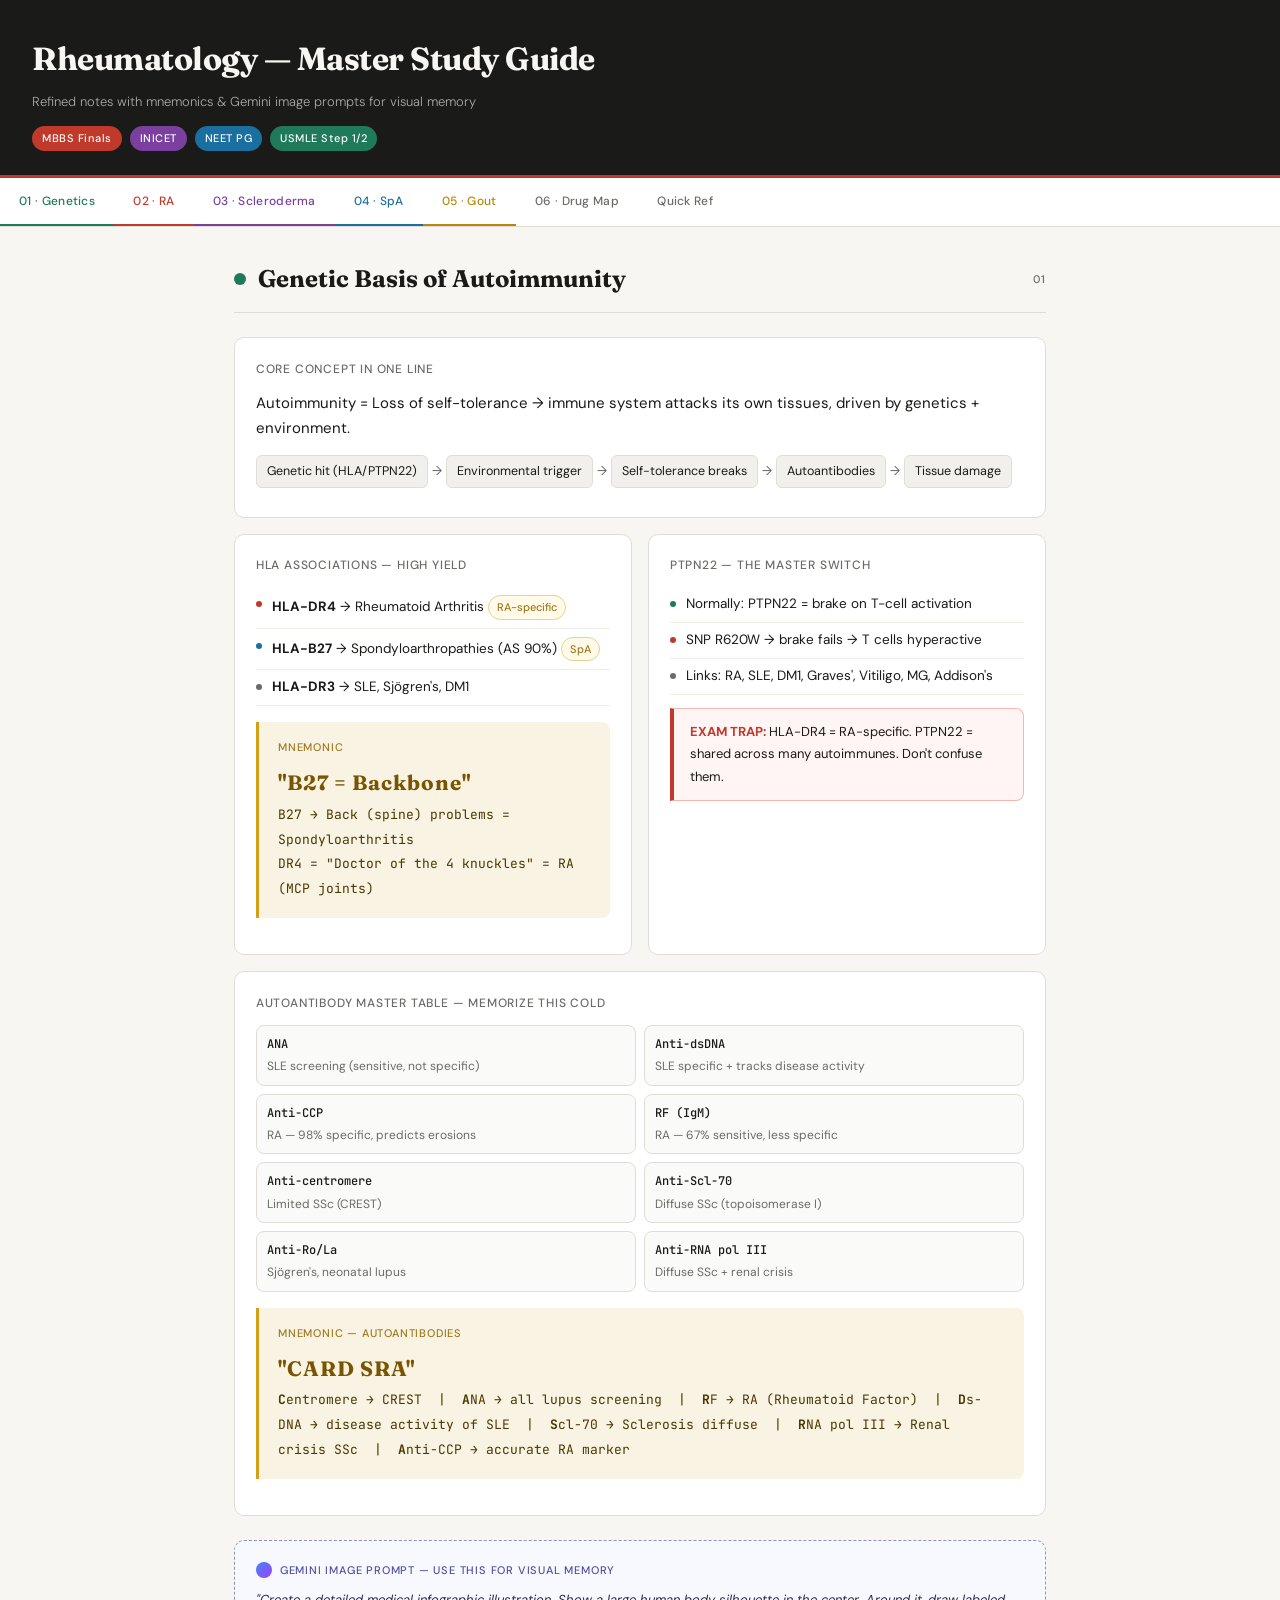
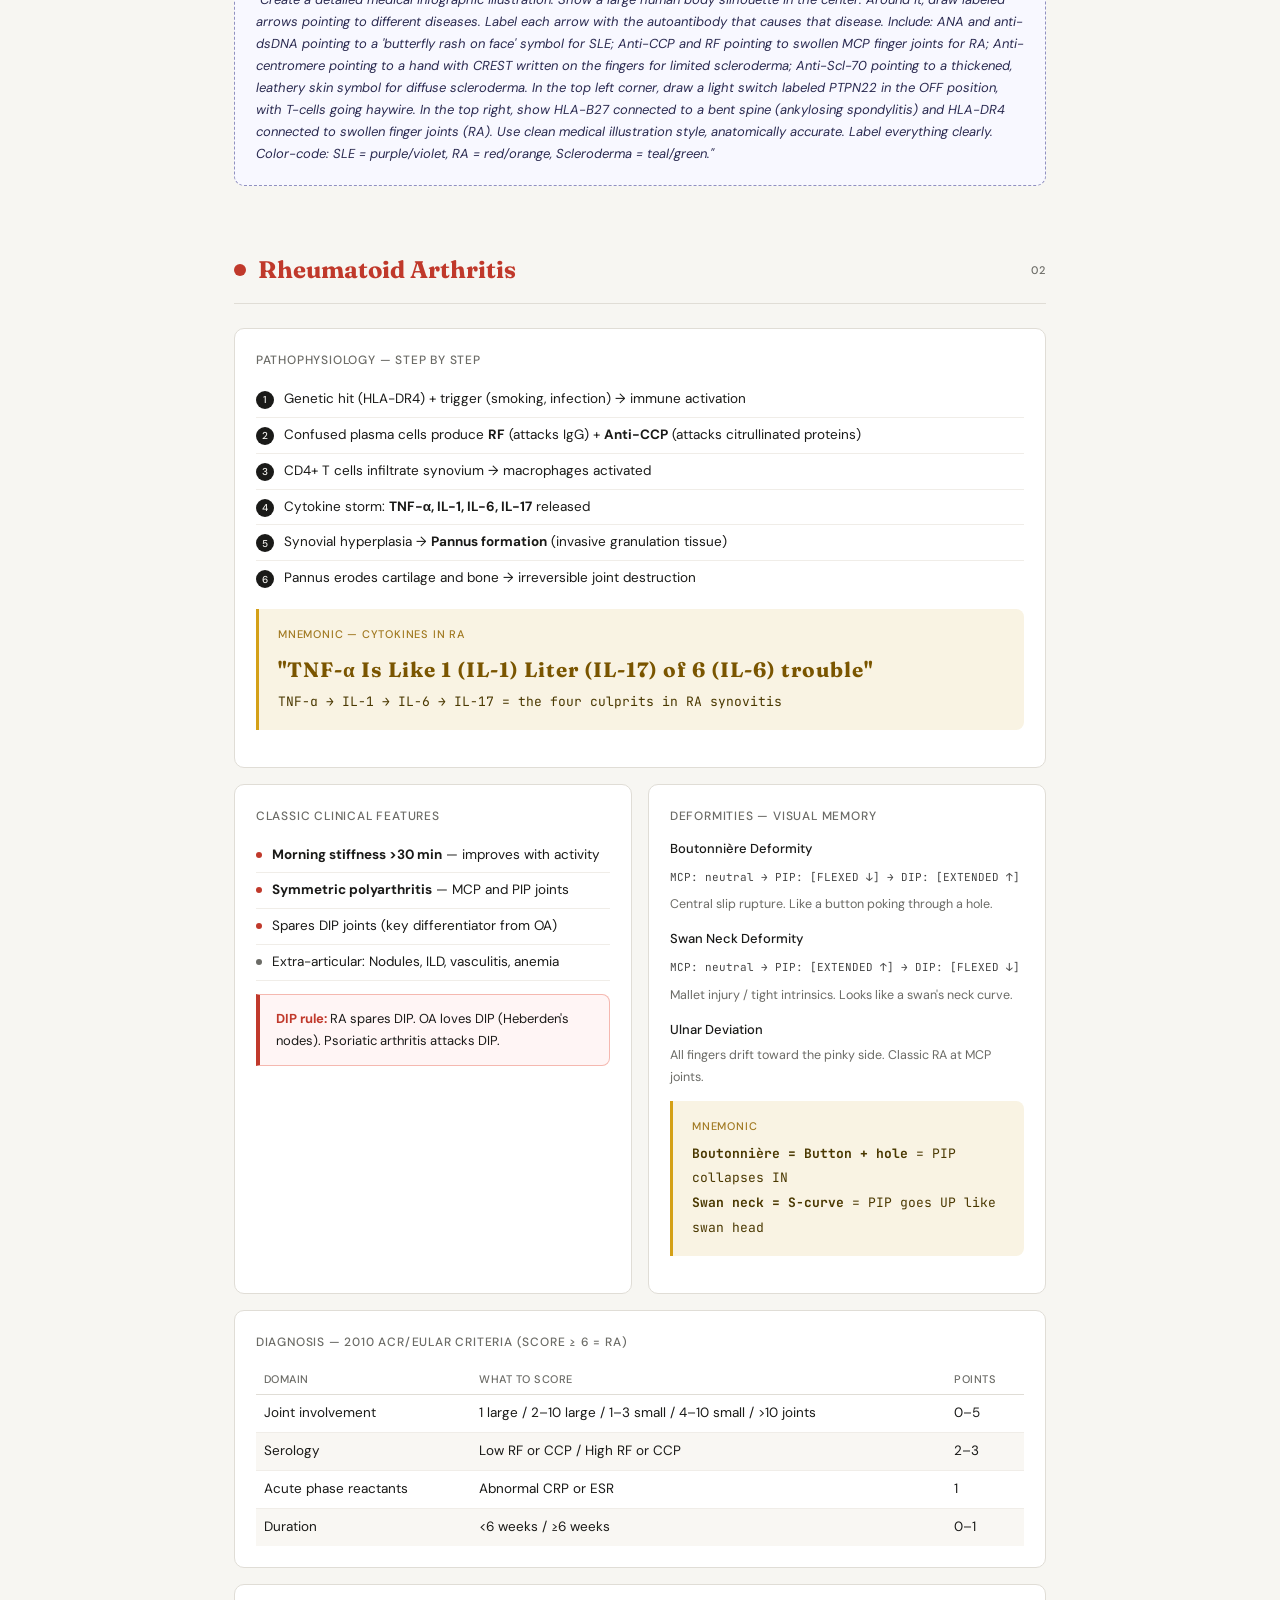
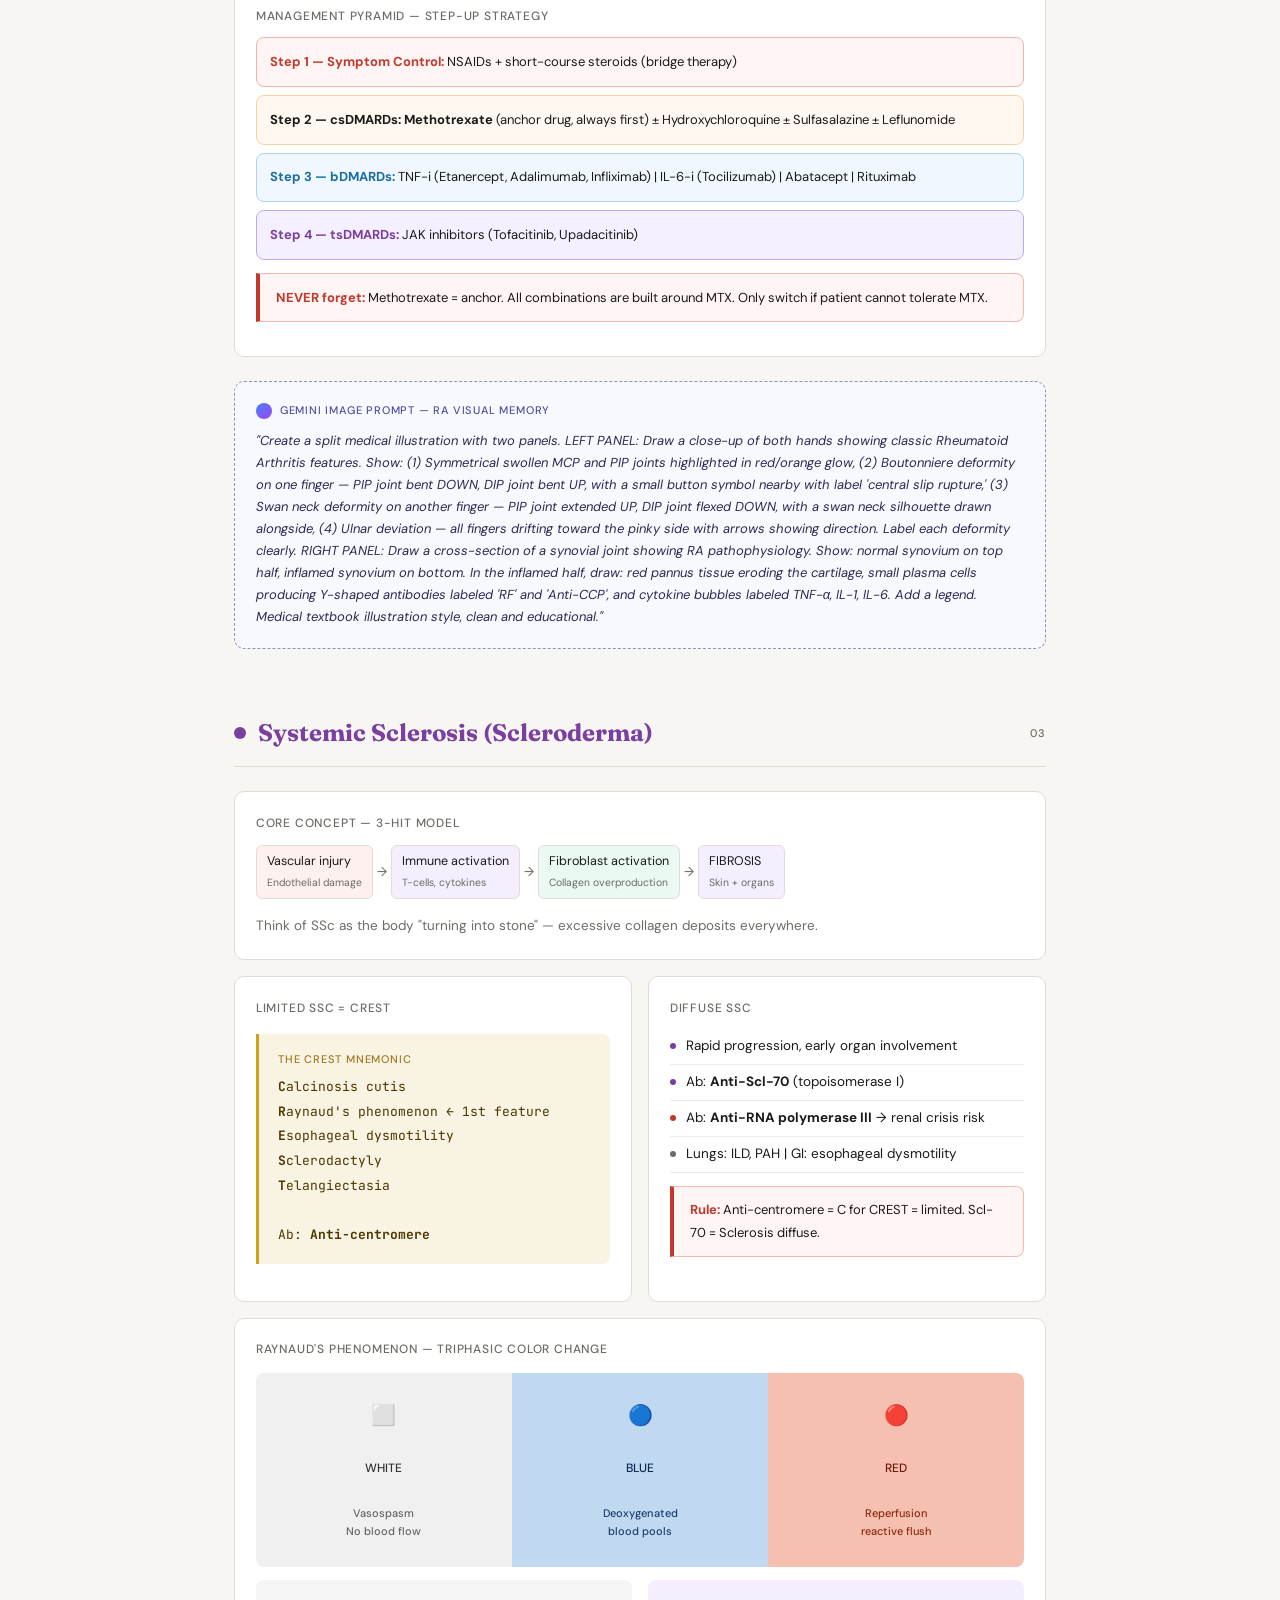
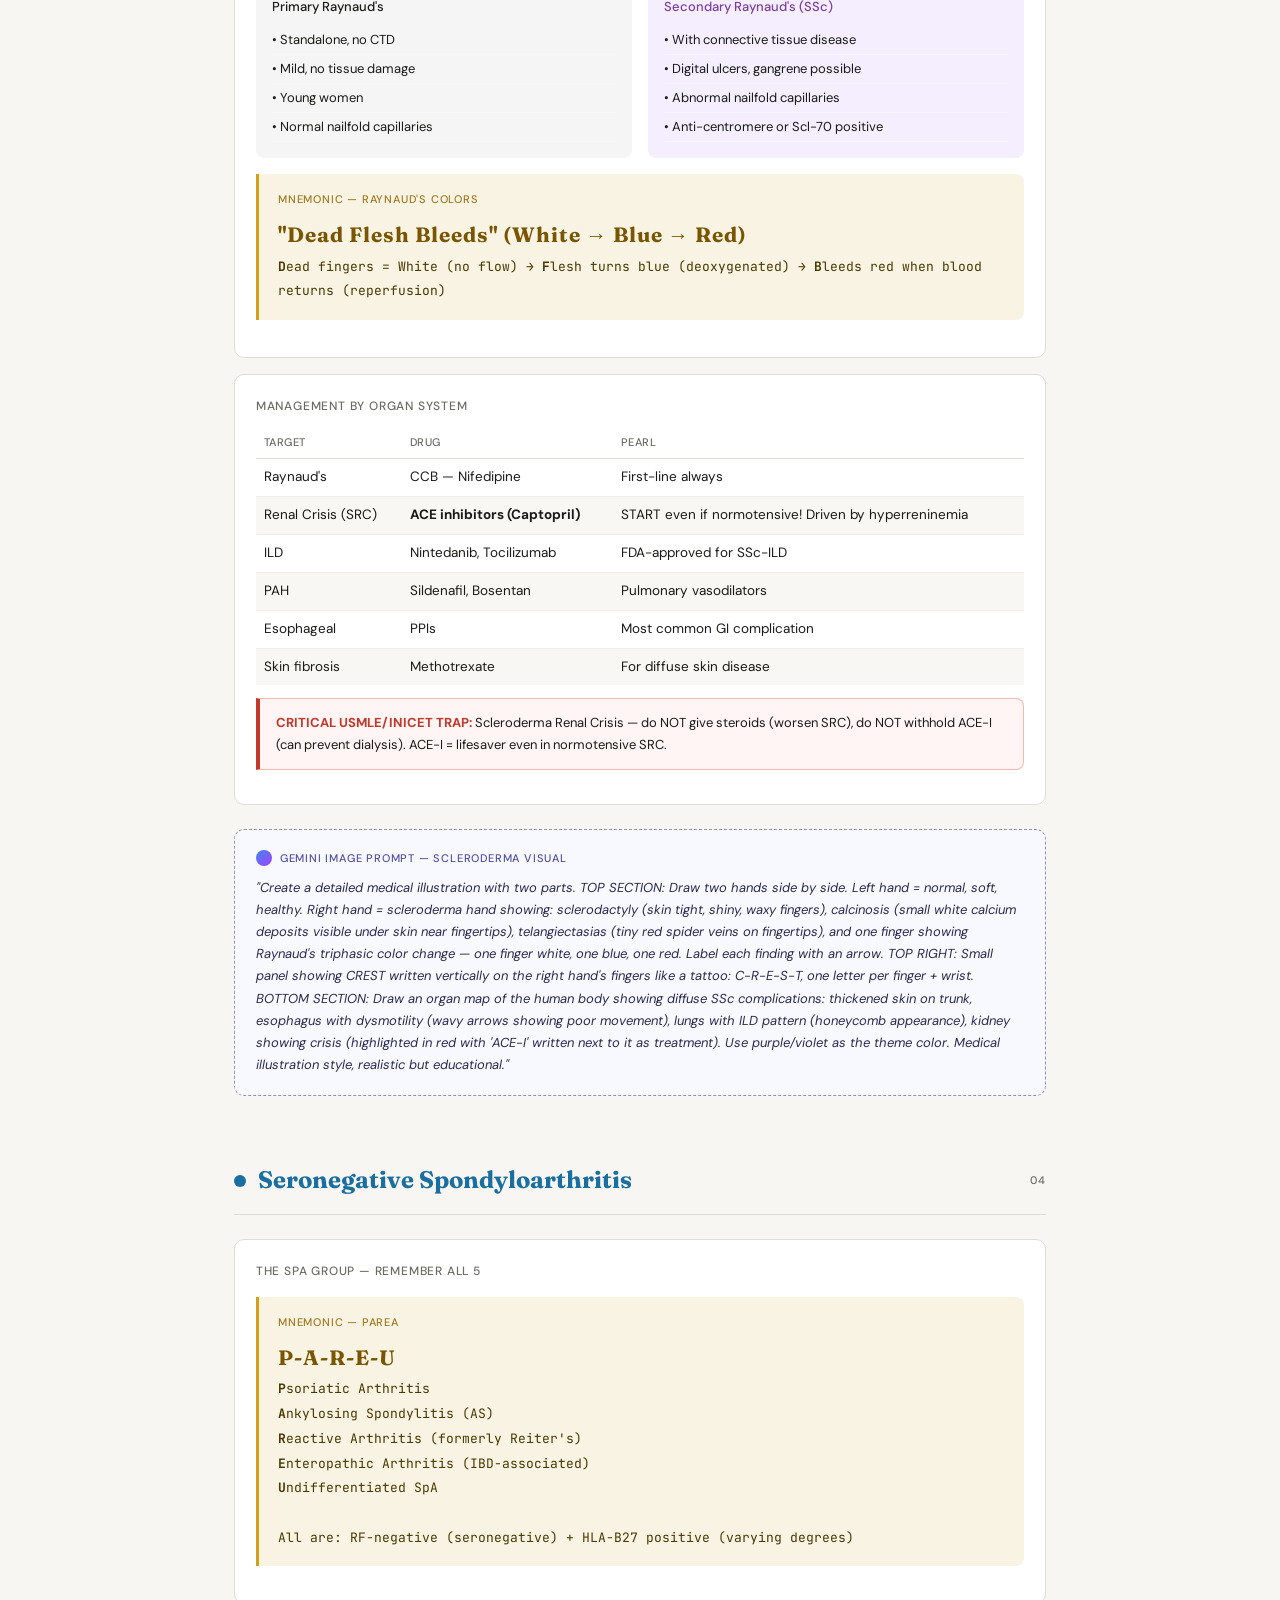
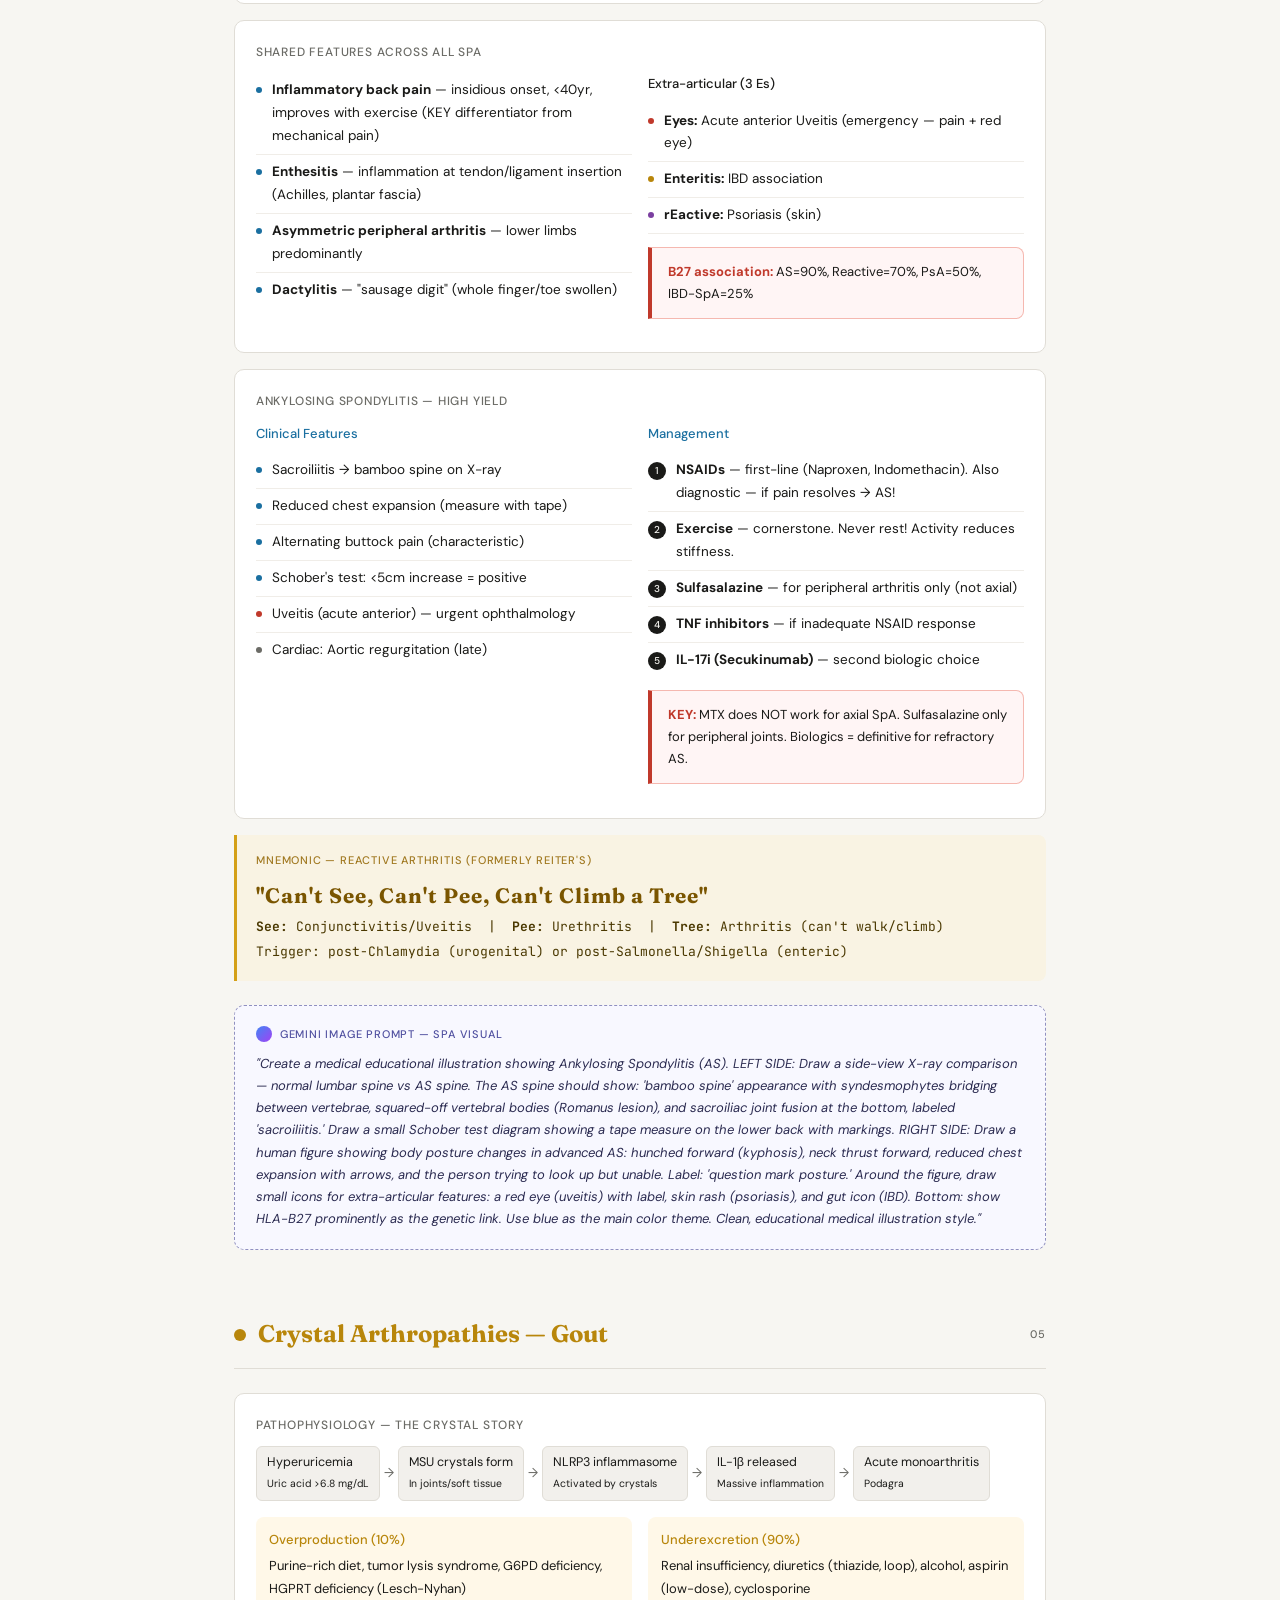
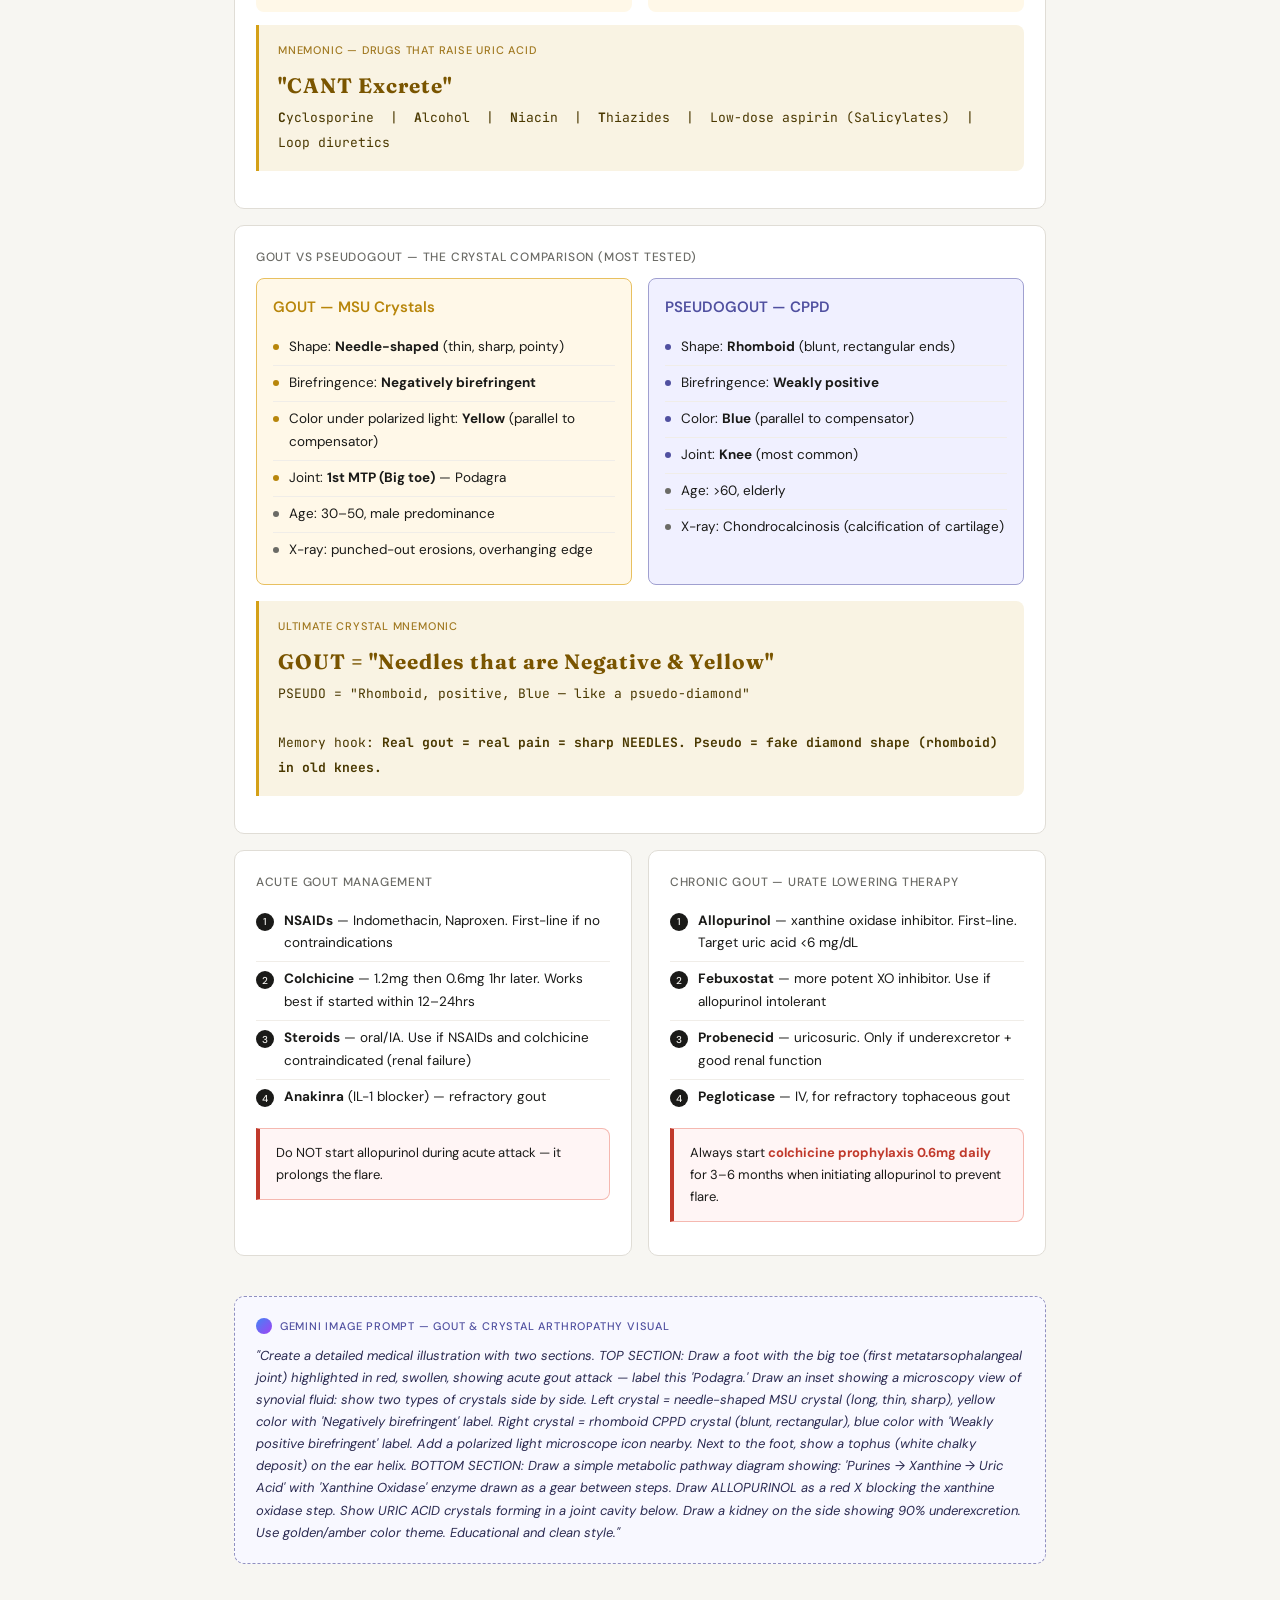
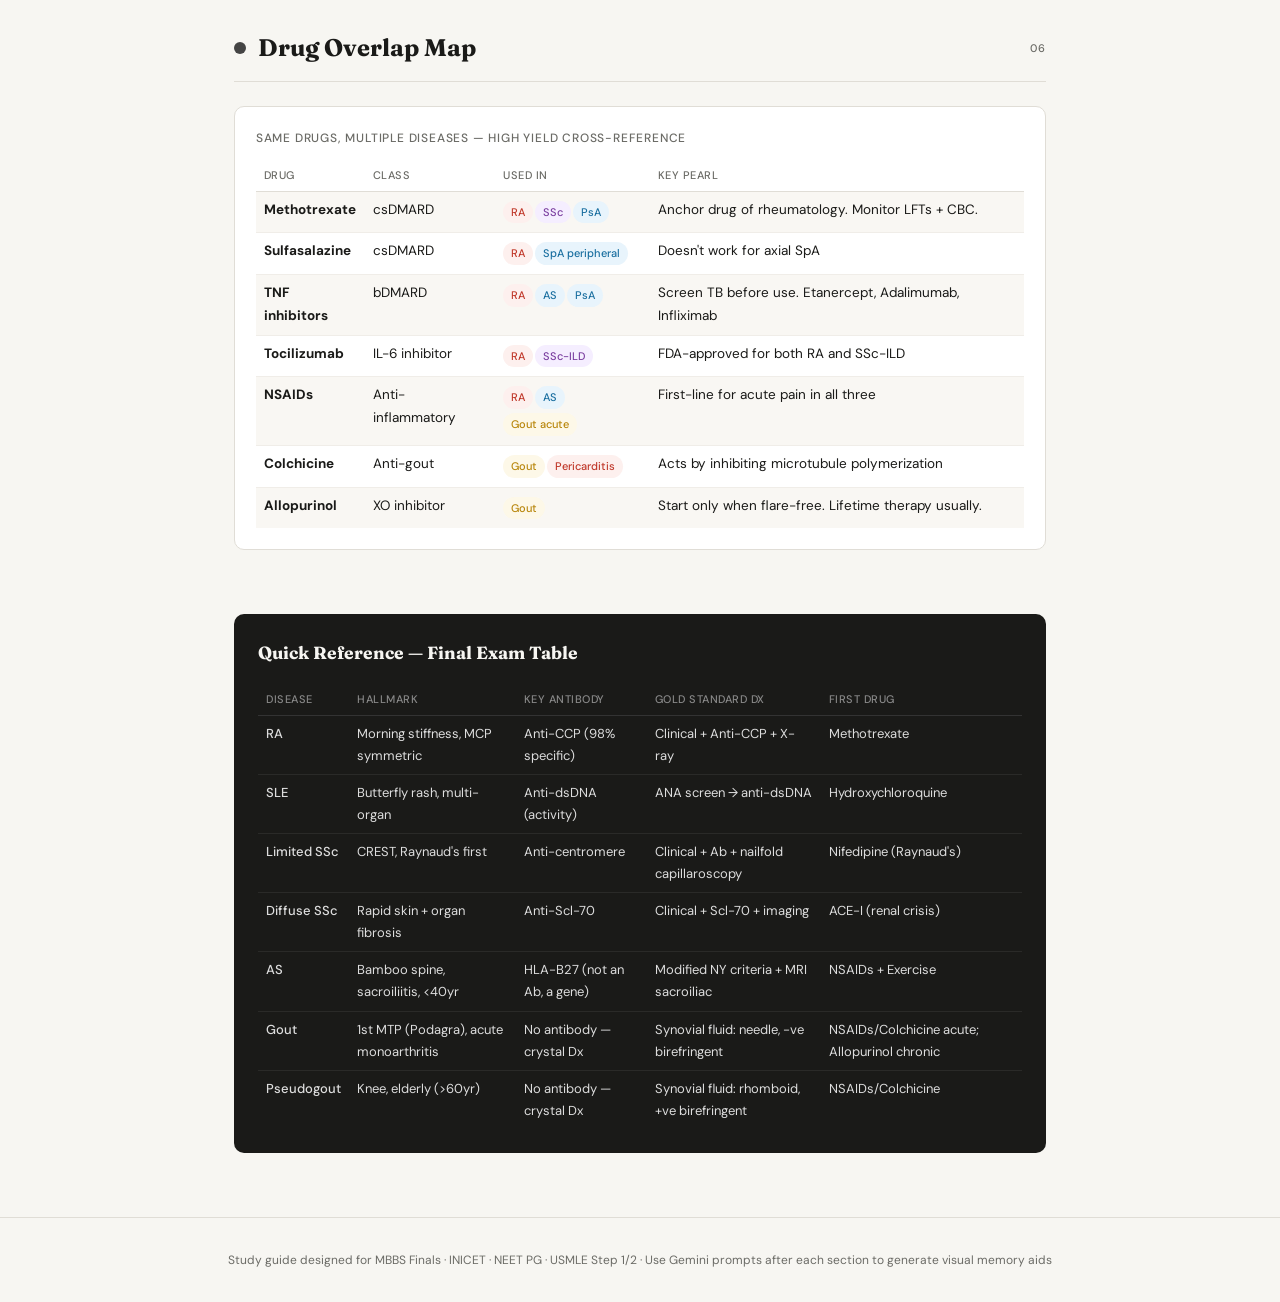
<file: refined/rheumatology_master_guide.html>
<!DOCTYPE html>
<html lang="en">
<head>
<meta charset="UTF-8">
<meta name="viewport" content="width=device-width, initial-scale=1.0">
<title>Rheumatology Master Guide</title>
<link href="https://fonts.googleapis.com/css2?family=Fraunces:wght@400;600;700&family=DM+Sans:wght@300;400;500&family=JetBrains+Mono:wght@400;500&display=swap" rel="stylesheet">
<style>
  :root {
    --bg: #f7f6f2;
    --card: #ffffff;
    --text: #1a1a18;
    --muted: #6b6b66;
    --border: #e0ddd6;
    --ra: #c0392b;
    --ra-lt: #fdf0ee;
    --ssc: #7b3fa0;
    --ssc-lt: #f5eeff;
    --spa: #1a6fa0;
    --spa-lt: #e8f4fc;
    --gout: #b8860b;
    --gout-lt: #fdf8e8;
    --gen: #1e7a5a;
    --gen-lt: #eafaf3;
    --gemini: #1a1a2e;
    --gemini-lt: #f0f0ff;
    --mnemonic: #f9f3e3;
    --mnemonic-border: #d4a017;
  }

  * { box-sizing: border-box; margin: 0; padding: 0; }

  body {
    font-family: 'DM Sans', sans-serif;
    background: var(--bg);
    color: var(--text);
    line-height: 1.7;
    font-size: 15px;
  }

  header {
    background: #1a1a18;
    color: #f7f6f2;
    padding: 2rem 2rem 1.5rem;
    border-bottom: 3px solid var(--ra);
  }

  header h1 {
    font-family: 'Fraunces', serif;
    font-size: 2rem;
    font-weight: 700;
    letter-spacing: -0.5px;
  }

  header p {
    margin-top: 0.3rem;
    font-size: 13px;
    color: #aaa;
    font-weight: 300;
  }

  .exam-badges {
    display: flex;
    gap: 8px;
    margin-top: 0.8rem;
    flex-wrap: wrap;
  }

  .badge {
    font-size: 11px;
    font-weight: 500;
    padding: 3px 10px;
    border-radius: 20px;
    letter-spacing: 0.5px;
  }

  .badge.mbbs { background: #c0392b; color: #fff; }
  .badge.inicet { background: #7b3fa0; color: #fff; }
  .badge.neet { background: #1a6fa0; color: #fff; }
  .badge.usmle { background: #1e7a5a; color: #fff; }

  nav {
    position: sticky;
    top: 0;
    z-index: 100;
    background: #fff;
    border-bottom: 1px solid var(--border);
    display: flex;
    gap: 0;
    overflow-x: auto;
    scrollbar-width: none;
  }

  nav::-webkit-scrollbar { display: none; }

  nav a {
    text-decoration: none;
    font-size: 12px;
    font-weight: 500;
    padding: 0.8rem 1.2rem;
    color: var(--muted);
    white-space: nowrap;
    border-bottom: 2px solid transparent;
    transition: all 0.2s;
    letter-spacing: 0.3px;
  }

  nav a:hover { color: var(--text); border-bottom-color: var(--border); }
  nav a.ra { border-bottom-color: var(--ra); color: var(--ra); }
  nav a.ssc { border-bottom-color: var(--ssc); color: var(--ssc); }
  nav a.spa { border-bottom-color: var(--spa); color: var(--spa); }
  nav a.gout { border-bottom-color: var(--gout); color: var(--gout); }
  nav a.gen { border-bottom-color: var(--gen); color: var(--gen); }

  main { max-width: 860px; margin: 0 auto; padding: 2rem 1.5rem 4rem; }

  section {
    margin-bottom: 4rem;
    scroll-margin-top: 60px;
  }

  .section-header {
    display: flex;
    align-items: center;
    gap: 12px;
    margin-bottom: 1.5rem;
    padding-bottom: 0.8rem;
    border-bottom: 1px solid var(--border);
  }

  .section-dot {
    width: 12px;
    height: 12px;
    border-radius: 50%;
    flex-shrink: 0;
  }

  .section-title {
    font-family: 'Fraunces', serif;
    font-size: 1.5rem;
    font-weight: 700;
  }

  .section-number {
    font-size: 11px;
    font-weight: 500;
    color: var(--muted);
    letter-spacing: 1px;
    text-transform: uppercase;
    margin-left: auto;
  }

  .card {
    background: var(--card);
    border: 1px solid var(--border);
    border-radius: 10px;
    padding: 1.3rem;
    margin-bottom: 1rem;
  }

  .card-title {
    font-size: 12px;
    font-weight: 500;
    text-transform: uppercase;
    letter-spacing: 0.8px;
    color: var(--muted);
    margin-bottom: 0.7rem;
  }

  .two-col {
    display: grid;
    grid-template-columns: 1fr 1fr;
    gap: 1rem;
  }

  @media (max-width: 600px) { .two-col { grid-template-columns: 1fr; } }

  table {
    width: 100%;
    border-collapse: collapse;
    font-size: 13.5px;
    margin-top: 0.5rem;
  }

  th {
    text-align: left;
    font-size: 11px;
    font-weight: 500;
    color: var(--muted);
    text-transform: uppercase;
    letter-spacing: 0.5px;
    padding: 6px 8px;
    border-bottom: 1px solid var(--border);
  }

  td {
    padding: 7px 8px;
    border-bottom: 1px solid #f0ede8;
    vertical-align: top;
  }

  tr:last-child td { border-bottom: none; }

  .highlight-row td { background: #f9f7f3; }

  .mnemonic-box {
    background: var(--mnemonic);
    border-left: 3px solid var(--mnemonic-border);
    border-radius: 0 8px 8px 0;
    padding: 1rem 1.2rem;
    margin: 1rem 0;
  }

  .mnemonic-label {
    font-size: 11px;
    font-weight: 500;
    text-transform: uppercase;
    letter-spacing: 0.8px;
    color: #a07820;
    margin-bottom: 0.4rem;
  }

  .mnemonic-text {
    font-family: 'JetBrains Mono', monospace;
    font-size: 13px;
    line-height: 1.9;
    color: #4a3800;
  }

  .big-mnemonic {
    font-family: 'Fraunces', serif;
    font-size: 1.3rem;
    font-weight: 700;
    color: #7a5500;
    letter-spacing: 1px;
  }

  .gemini-box {
    background: #f8f8ff;
    border: 1.5px dashed #9090c0;
    border-radius: 10px;
    padding: 1.2rem 1.3rem;
    margin-top: 1.5rem;
  }

  .gemini-label {
    display: flex;
    align-items: center;
    gap: 8px;
    font-size: 11px;
    font-weight: 500;
    text-transform: uppercase;
    letter-spacing: 0.8px;
    color: #5050a0;
    margin-bottom: 0.6rem;
  }

  .gemini-icon {
    width: 16px;
    height: 16px;
    background: linear-gradient(135deg, #4285f4, #a142f4);
    border-radius: 50%;
    flex-shrink: 0;
  }

  .gemini-prompt {
    font-size: 13px;
    line-height: 1.7;
    color: #2a2a50;
    font-style: italic;
  }

  .key-point {
    display: flex;
    gap: 10px;
    align-items: flex-start;
    padding: 6px 0;
    border-bottom: 1px solid #f0ede8;
    font-size: 13.5px;
  }

  .key-point:last-child { border-bottom: none; }

  .kp-dot {
    width: 6px;
    height: 6px;
    border-radius: 50%;
    margin-top: 8px;
    flex-shrink: 0;
  }

  .pill {
    display: inline-block;
    font-size: 11px;
    font-weight: 500;
    padding: 2px 8px;
    border-radius: 20px;
    margin: 2px 2px 2px 0;
  }

  .pill.ra { background: var(--ra-lt); color: var(--ra); }
  .pill.ssc { background: var(--ssc-lt); color: var(--ssc); }
  .pill.spa { background: var(--spa-lt); color: var(--spa); }
  .pill.gout { background: var(--gout-lt); color: var(--gout); }
  .pill.gen { background: var(--gen-lt); color: var(--gen); }
  .pill.warn { background: #fff0f0; color: #c0392b; border: 1px solid #f5b0a8; }
  .pill.star { background: #fffbe8; color: #a07820; border: 1px solid #e8d090; }

  .flow {
    display: flex;
    flex-wrap: wrap;
    gap: 0;
    align-items: center;
    margin: 0.5rem 0;
  }

  .flow-step {
    background: #f2f0ec;
    border: 1px solid var(--border);
    border-radius: 6px;
    padding: 5px 10px;
    font-size: 12.5px;
    color: var(--text);
  }

  .flow-arrow {
    color: var(--muted);
    padding: 0 4px;
    font-size: 13px;
  }

  .ab-grid {
    display: grid;
    grid-template-columns: 1fr 1fr;
    gap: 8px;
    margin-top: 0.5rem;
  }

  .ab-item {
    background: #fafaf8;
    border: 1px solid var(--border);
    border-radius: 8px;
    padding: 8px 10px;
    font-size: 13px;
  }

  .ab-name {
    font-family: 'JetBrains Mono', monospace;
    font-size: 12px;
    font-weight: 500;
    color: #1a1a18;
  }

  .ab-desc {
    font-size: 12px;
    color: var(--muted);
    margin-top: 2px;
  }

  .compare-grid {
    display: grid;
    grid-template-columns: 1fr 1fr;
    gap: 1rem;
    margin-top: 0.5rem;
  }

  .compare-card {
    border-radius: 8px;
    padding: 1rem;
    font-size: 13px;
  }

  .compare-card h4 {
    font-size: 13px;
    font-weight: 500;
    margin-bottom: 0.5rem;
  }

  .compare-card li {
    list-style: none;
    padding: 3px 0;
    border-bottom: 1px solid rgba(255,255,255,0.3);
  }

  .deformity-visual {
    display: flex;
    gap: 1rem;
    margin-top: 0.5rem;
  }

  .def-card {
    flex: 1;
    border-radius: 8px;
    padding: 1rem;
    text-align: center;
  }

  .joint-diagram {
    font-size: 11px;
    font-family: 'JetBrains Mono', monospace;
    margin: 0.5rem 0;
    color: #444;
  }

  .crystal-compare {
    display: grid;
    grid-template-columns: 1fr 1fr;
    gap: 1rem;
  }

  .crystal-card {
    border-radius: 8px;
    padding: 1rem;
  }

  .exam-alert {
    background: #fff5f5;
    border: 1px solid #f5b8b0;
    border-left: 4px solid var(--ra);
    border-radius: 0 8px 8px 0;
    padding: 0.8rem 1rem;
    font-size: 13px;
    margin: 0.8rem 0;
  }

  .exam-alert strong { color: var(--ra); }

  .drug-grid {
    display: grid;
    grid-template-columns: repeat(3, 1fr);
    gap: 8px;
    margin-top: 0.5rem;
  }

  @media (max-width: 500px) { .drug-grid { grid-template-columns: 1fr 1fr; } }

  .drug-card {
    background: #fafaf8;
    border: 1px solid var(--border);
    border-radius: 8px;
    padding: 8px 10px;
    font-size: 12.5px;
  }

  .drug-name { font-weight: 500; color: #1a1a18; }
  .drug-class { font-size: 11px; color: var(--muted); margin-top: 1px; }

  .step-list { list-style: none; }
  .step-list li {
    display: flex;
    gap: 10px;
    padding: 6px 0;
    font-size: 13.5px;
    border-bottom: 1px solid #f0ede8;
    align-items: flex-start;
  }
  .step-list li:last-child { border-bottom: none; }

  .step-num {
    background: #1a1a18;
    color: #f7f6f2;
    font-size: 10px;
    font-weight: 500;
    width: 18px;
    height: 18px;
    border-radius: 50%;
    display: flex;
    align-items: center;
    justify-content: center;
    flex-shrink: 0;
    margin-top: 3px;
  }

  .raynaud-colors {
    display: flex;
    gap: 0;
    border-radius: 8px;
    overflow: hidden;
    margin: 0.8rem 0;
    font-size: 12px;
    font-weight: 500;
  }

  .raynaud-colors div {
    flex: 1;
    padding: 0.8rem 0.5rem;
    text-align: center;
  }

  .quick-ref {
    background: #1a1a18;
    color: #f7f6f2;
    border-radius: 10px;
    padding: 1.5rem;
    margin-top: 3rem;
  }

  .quick-ref h3 {
    font-family: 'Fraunces', serif;
    font-size: 1.1rem;
    margin-bottom: 1rem;
    color: #f7f6f2;
  }

  .quick-ref table { font-size: 13px; }
  .quick-ref th { color: #888; border-bottom-color: #333; }
  .quick-ref td { border-bottom-color: #2a2a28; color: #ddd; }

  .ht { font-weight: 500; color: #f7c948; }

  footer {
    text-align: center;
    padding: 2rem;
    font-size: 12px;
    color: var(--muted);
    border-top: 1px solid var(--border);
  }
</style>
</head>
<body>

<header>
  <h1>Rheumatology — Master Study Guide</h1>
  <p>Refined notes with mnemonics &amp; Gemini image prompts for visual memory</p>
  <div class="exam-badges">
    <span class="badge mbbs">MBBS Finals</span>
    <span class="badge inicet">INICET</span>
    <span class="badge neet">NEET PG</span>
    <span class="badge usmle">USMLE Step 1/2</span>
  </div>
</header>

<nav>
  <a href="#genetics" class="gen">01 · Genetics</a>
  <a href="#ra" class="ra">02 · RA</a>
  <a href="#ssc" class="ssc">03 · Scleroderma</a>
  <a href="#spa" class="spa">04 · SpA</a>
  <a href="#gout" class="gout">05 · Gout</a>
  <a href="#drugs">06 · Drug Map</a>
  <a href="#quickref">Quick Ref</a>
</nav>

<main>

<!-- ═══════════════════════════════════════════════
     01. GENETICS & PATHOPHYSIOLOGY
═══════════════════════════════════════════════ -->
<section id="genetics">
  <div class="section-header">
    <div class="section-dot" style="background:var(--gen)"></div>
    <h2 class="section-title">Genetic Basis of Autoimmunity</h2>
    <span class="section-number">01</span>
  </div>

  <div class="card">
    <div class="card-title">Core Concept in One Line</div>
    <p style="font-size:15px;">Autoimmunity = Loss of self-tolerance → immune system attacks its own tissues, driven by genetics + environment.</p>
    <div class="flow" style="margin-top:0.8rem;">
      <div class="flow-step">Genetic hit (HLA/PTPN22)</div>
      <div class="flow-arrow">→</div>
      <div class="flow-step">Environmental trigger</div>
      <div class="flow-arrow">→</div>
      <div class="flow-step">Self-tolerance breaks</div>
      <div class="flow-arrow">→</div>
      <div class="flow-step">Autoantibodies</div>
      <div class="flow-arrow">→</div>
      <div class="flow-step">Tissue damage</div>
    </div>
  </div>

  <div class="two-col">
    <div class="card">
      <div class="card-title">HLA Associations — High Yield</div>
      <div class="key-point">
        <div class="kp-dot" style="background:var(--ra)"></div>
        <div><strong>HLA-DR4</strong> → Rheumatoid Arthritis <span class="pill star">RA-specific</span></div>
      </div>
      <div class="key-point">
        <div class="kp-dot" style="background:var(--spa)"></div>
        <div><strong>HLA-B27</strong> → Spondyloarthropathies (AS 90%) <span class="pill star">SpA</span></div>
      </div>
      <div class="key-point">
        <div class="kp-dot" style="background:var(--muted)"></div>
        <div><strong>HLA-DR3</strong> → SLE, Sjögren's, DM1</div>
      </div>
      <div class="mnemonic-box">
        <div class="mnemonic-label">Mnemonic</div>
        <div class="mnemonic-text">
          <span class="big-mnemonic">"B27 = Backbone"</span><br>
          B27 → Back (spine) problems = Spondyloarthritis<br>
          DR4 = "Doctor of the 4 knuckles" = RA (MCP joints)
        </div>
      </div>
    </div>

    <div class="card">
      <div class="card-title">PTPN22 — The Master Switch</div>
      <div class="key-point">
        <div class="kp-dot" style="background:var(--gen)"></div>
        <div>Normally: PTPN22 = brake on T-cell activation</div>
      </div>
      <div class="key-point">
        <div class="kp-dot" style="background:var(--ra)"></div>
        <div>SNP R620W → brake fails → T cells hyperactive</div>
      </div>
      <div class="key-point">
        <div class="kp-dot" style="background:var(--muted)"></div>
        <div>Links: RA, SLE, DM1, Graves', Vitiligo, MG, Addison's</div>
      </div>
      <div class="exam-alert">
        <strong>EXAM TRAP:</strong> HLA-DR4 = RA-specific. PTPN22 = shared across many autoimmunes. Don't confuse them.
      </div>
    </div>
  </div>

  <div class="card">
    <div class="card-title">Autoantibody Master Table — Memorize This Cold</div>
    <div class="ab-grid">
      <div class="ab-item">
        <div class="ab-name">ANA</div>
        <div class="ab-desc">SLE screening (sensitive, not specific)</div>
      </div>
      <div class="ab-item">
        <div class="ab-name">Anti-dsDNA</div>
        <div class="ab-desc">SLE specific + tracks disease activity</div>
      </div>
      <div class="ab-item">
        <div class="ab-name">Anti-CCP</div>
        <div class="ab-desc">RA — 98% specific, predicts erosions</div>
      </div>
      <div class="ab-item">
        <div class="ab-name">RF (IgM)</div>
        <div class="ab-desc">RA — 67% sensitive, less specific</div>
      </div>
      <div class="ab-item">
        <div class="ab-name">Anti-centromere</div>
        <div class="ab-desc">Limited SSc (CREST)</div>
      </div>
      <div class="ab-item">
        <div class="ab-name">Anti-Scl-70</div>
        <div class="ab-desc">Diffuse SSc (topoisomerase I)</div>
      </div>
      <div class="ab-item">
        <div class="ab-name">Anti-Ro/La</div>
        <div class="ab-desc">Sjögren's, neonatal lupus</div>
      </div>
      <div class="ab-item">
        <div class="ab-name">Anti-RNA pol III</div>
        <div class="ab-desc">Diffuse SSc + renal crisis</div>
      </div>
    </div>
    <div class="mnemonic-box" style="margin-top:1rem;">
      <div class="mnemonic-label">Mnemonic — Autoantibodies</div>
      <div class="mnemonic-text">
        <span class="big-mnemonic">"CARD SRA"</span><br>
        <strong>C</strong>entromere → CREST &nbsp;|&nbsp;
        <strong>A</strong>NA → all lupus screening &nbsp;|&nbsp;
        <strong>R</strong>F → RA (Rheumatoid Factor) &nbsp;|&nbsp;
        <strong>D</strong>s-DNA → disease activity of SLE &nbsp;|&nbsp;
        <strong>S</strong>cl-70 → Sclerosis diffuse &nbsp;|&nbsp;
        <strong>R</strong>NA pol III → Renal crisis SSc &nbsp;|&nbsp;
        <strong>A</strong>nti-CCP → accurate RA marker
      </div>
    </div>
  </div>

  <div class="gemini-box">
    <div class="gemini-label">
      <div class="gemini-icon"></div>
      Gemini Image Prompt — Use this for visual memory
    </div>
    <div class="gemini-prompt">
      "Create a detailed medical infographic illustration. Show a large human body silhouette in the center. Around it, draw labeled arrows pointing to different diseases. Label each arrow with the autoantibody that causes that disease. Include: ANA and anti-dsDNA pointing to a 'butterfly rash on face' symbol for SLE; Anti-CCP and RF pointing to swollen MCP finger joints for RA; Anti-centromere pointing to a hand with CREST written on the fingers for limited scleroderma; Anti-Scl-70 pointing to a thickened, leathery skin symbol for diffuse scleroderma. In the top left corner, draw a light switch labeled PTPN22 in the OFF position, with T-cells going haywire. In the top right, show HLA-B27 connected to a bent spine (ankylosing spondylitis) and HLA-DR4 connected to swollen finger joints (RA). Use clean medical illustration style, anatomically accurate. Label everything clearly. Color-code: SLE = purple/violet, RA = red/orange, Scleroderma = teal/green."
    </div>
  </div>
</section>

<!-- ═══════════════════════════════════════════════
     02. RHEUMATOID ARTHRITIS
═══════════════════════════════════════════════ -->
<section id="ra">
  <div class="section-header">
    <div class="section-dot" style="background:var(--ra)"></div>
    <h2 class="section-title" style="color:var(--ra)">Rheumatoid Arthritis</h2>
    <span class="section-number">02</span>
  </div>

  <div class="card">
    <div class="card-title">Pathophysiology — Step by Step</div>
    <ul class="step-list">
      <li><div class="step-num">1</div><div>Genetic hit (HLA-DR4) + trigger (smoking, infection) → immune activation</div></li>
      <li><div class="step-num">2</div><div>Confused plasma cells produce <strong>RF</strong> (attacks IgG) + <strong>Anti-CCP</strong> (attacks citrullinated proteins)</div></li>
      <li><div class="step-num">3</div><div>CD4+ T cells infiltrate synovium → macrophages activated</div></li>
      <li><div class="step-num">4</div><div>Cytokine storm: <strong>TNF-α, IL-1, IL-6, IL-17</strong> released</div></li>
      <li><div class="step-num">5</div><div>Synovial hyperplasia → <strong>Pannus formation</strong> (invasive granulation tissue)</div></li>
      <li><div class="step-num">6</div><div>Pannus erodes cartilage and bone → irreversible joint destruction</div></li>
    </ul>
    <div class="mnemonic-box" style="margin-top:0.8rem;">
      <div class="mnemonic-label">Mnemonic — Cytokines in RA</div>
      <div class="mnemonic-text">
        <span class="big-mnemonic">"TNF-α Is Like 1 (IL-1) Liter (IL-17) of 6 (IL-6) trouble"</span><br>
        TNF-α → IL-1 → IL-6 → IL-17 = the four culprits in RA synovitis
      </div>
    </div>
  </div>

  <div class="two-col">
    <div class="card">
      <div class="card-title">Classic Clinical Features</div>
      <div class="key-point"><div class="kp-dot" style="background:var(--ra)"></div><div><strong>Morning stiffness &gt;30 min</strong> — improves with activity</div></div>
      <div class="key-point"><div class="kp-dot" style="background:var(--ra)"></div><div><strong>Symmetric polyarthritis</strong> — MCP and PIP joints</div></div>
      <div class="key-point"><div class="kp-dot" style="background:var(--ra)"></div><div>Spares DIP joints (key differentiator from OA)</div></div>
      <div class="key-point"><div class="kp-dot" style="background:var(--muted)"></div><div>Extra-articular: Nodules, ILD, vasculitis, anemia</div></div>
      <div class="exam-alert" style="margin-top:0.8rem;">
        <strong>DIP rule:</strong> RA spares DIP. OA loves DIP (Heberden's nodes). Psoriatic arthritis attacks DIP.
      </div>
    </div>

    <div class="card">
      <div class="card-title">Deformities — Visual Memory</div>
      <div style="margin-bottom:0.8rem;">
        <div style="font-weight:500; font-size:13px; margin-bottom:4px;">Boutonnière Deformity</div>
        <div class="joint-diagram">
          MCP: neutral → PIP: [FLEXED ↓] → DIP: [EXTENDED ↑]
        </div>
        <div style="font-size:12.5px; color:var(--muted);">Central slip rupture. Like a button poking through a hole.</div>
      </div>
      <div style="margin-bottom:0.8rem;">
        <div style="font-weight:500; font-size:13px; margin-bottom:4px;">Swan Neck Deformity</div>
        <div class="joint-diagram">
          MCP: neutral → PIP: [EXTENDED ↑] → DIP: [FLEXED ↓]
        </div>
        <div style="font-size:12.5px; color:var(--muted);">Mallet injury / tight intrinsics. Looks like a swan's neck curve.</div>
      </div>
      <div>
        <div style="font-weight:500; font-size:13px; margin-bottom:4px;">Ulnar Deviation</div>
        <div style="font-size:12.5px; color:var(--muted);">All fingers drift toward the pinky side. Classic RA at MCP joints.</div>
      </div>
      <div class="mnemonic-box" style="margin-top:0.8rem;">
        <div class="mnemonic-label">Mnemonic</div>
        <div class="mnemonic-text">
          <strong>Boutonnière = Button + hole</strong> = PIP collapses IN<br>
          <strong>Swan neck = S-curve</strong> = PIP goes UP like swan head
        </div>
      </div>
    </div>
  </div>

  <div class="card">
    <div class="card-title">Diagnosis — 2010 ACR/EULAR Criteria (Score ≥ 6 = RA)</div>
    <table>
      <tr><th>Domain</th><th>What to Score</th><th>Points</th></tr>
      <tr><td>Joint involvement</td><td>1 large / 2–10 large / 1–3 small / 4–10 small / &gt;10 joints</td><td>0–5</td></tr>
      <tr class="highlight-row"><td>Serology</td><td>Low RF or CCP / High RF or CCP</td><td>2–3</td></tr>
      <tr><td>Acute phase reactants</td><td>Abnormal CRP or ESR</td><td>1</td></tr>
      <tr class="highlight-row"><td>Duration</td><td>&lt;6 weeks / ≥6 weeks</td><td>0–1</td></tr>
    </table>
  </div>

  <div class="card">
    <div class="card-title">Management Pyramid — Step-Up Strategy</div>
    <div style="margin-top:0.5rem;">
      <div style="background:#fff5f5; border:1px solid #f5b0a8; border-radius:8px; padding:0.8rem; margin-bottom:0.5rem; font-size:13px;">
        <strong style="color:var(--ra)">Step 1 — Symptom Control:</strong> NSAIDs + short-course steroids (bridge therapy)
      </div>
      <div style="background:#fff8f0; border:1px solid #f5d0a0; border-radius:8px; padding:0.8rem; margin-bottom:0.5rem; font-size:13px;">
        <strong style="color:#b86000)">Step 2 — csDMARDs:</strong> <strong>Methotrexate</strong> (anchor drug, always first) ± Hydroxychloroquine ± Sulfasalazine ± Leflunomide
      </div>
      <div style="background:#f0f7ff; border:1px solid #b0d0f5; border-radius:8px; padding:0.8rem; margin-bottom:0.5rem; font-size:13px;">
        <strong style="color:var(--spa)">Step 3 — bDMARDs:</strong> TNF-i (Etanercept, Adalimumab, Infliximab) | IL-6-i (Tocilizumab) | Abatacept | Rituximab
      </div>
      <div style="background:#f5f0ff; border:1px solid #c0a8f5; border-radius:8px; padding:0.8rem; font-size:13px;">
        <strong style="color:var(--ssc)">Step 4 — tsDMARDs:</strong> JAK inhibitors (Tofacitinib, Upadacitinib)
      </div>
    </div>
    <div class="exam-alert" style="margin-top:0.8rem;">
      <strong>NEVER forget:</strong> Methotrexate = anchor. All combinations are built around MTX. Only switch if patient cannot tolerate MTX.
    </div>
  </div>

  <div class="gemini-box">
    <div class="gemini-label">
      <div class="gemini-icon"></div>
      Gemini Image Prompt — RA Visual Memory
    </div>
    <div class="gemini-prompt">
      "Create a split medical illustration with two panels. LEFT PANEL: Draw a close-up of both hands showing classic Rheumatoid Arthritis features. Show: (1) Symmetrical swollen MCP and PIP joints highlighted in red/orange glow, (2) Boutonniere deformity on one finger — PIP joint bent DOWN, DIP joint bent UP, with a small button symbol nearby with label 'central slip rupture,' (3) Swan neck deformity on another finger — PIP joint extended UP, DIP joint flexed DOWN, with a swan neck silhouette drawn alongside, (4) Ulnar deviation — all fingers drifting toward the pinky side with arrows showing direction. Label each deformity clearly. RIGHT PANEL: Draw a cross-section of a synovial joint showing RA pathophysiology. Show: normal synovium on top half, inflamed synovium on bottom. In the inflamed half, draw: red pannus tissue eroding the cartilage, small plasma cells producing Y-shaped antibodies labeled 'RF' and 'Anti-CCP', and cytokine bubbles labeled TNF-α, IL-1, IL-6. Add a legend. Medical textbook illustration style, clean and educational."
    </div>
  </div>
</section>

<!-- ═══════════════════════════════════════════════
     03. SYSTEMIC SCLEROSIS
═══════════════════════════════════════════════ -->
<section id="ssc">
  <div class="section-header">
    <div class="section-dot" style="background:var(--ssc)"></div>
    <h2 class="section-title" style="color:var(--ssc)">Systemic Sclerosis (Scleroderma)</h2>
    <span class="section-number">03</span>
  </div>

  <div class="card">
    <div class="card-title">Core Concept — 3-Hit Model</div>
    <div class="flow" style="flex-wrap:nowrap; overflow-x:auto; gap:0;">
      <div class="flow-step" style="background:#fdf0ee;">Vascular injury<br><small style="color:var(--muted)">Endothelial damage</small></div>
      <div class="flow-arrow">→</div>
      <div class="flow-step" style="background:#f5eeff;">Immune activation<br><small style="color:var(--muted)">T-cells, cytokines</small></div>
      <div class="flow-arrow">→</div>
      <div class="flow-step" style="background:#eafaf3;">Fibroblast activation<br><small style="color:var(--muted)">Collagen overproduction</small></div>
      <div class="flow-arrow">→</div>
      <div class="flow-step" style="background:#f5eeff;">FIBROSIS<br><small style="color:var(--muted)">Skin + organs</small></div>
    </div>
    <div style="margin-top:1rem; font-size:13.5px; color:var(--muted);">Think of SSc as the body "turning into stone" — excessive collagen deposits everywhere.</div>
  </div>

  <div class="two-col">
    <div class="card">
      <div class="card-title">Limited SSc = CREST</div>
      <div class="mnemonic-box">
        <div class="mnemonic-label">The CREST Mnemonic</div>
        <div class="mnemonic-text">
          <strong>C</strong>alcinosis cutis<br>
          <strong>R</strong>aynaud's phenomenon ← 1st feature<br>
          <strong>E</strong>sophageal dysmotility<br>
          <strong>S</strong>clerodactyly<br>
          <strong>T</strong>elangiectasia<br><br>
          Ab: <strong>Anti-centromere</strong>
        </div>
      </div>
    </div>
    <div class="card">
      <div class="card-title">Diffuse SSc</div>
      <div class="key-point"><div class="kp-dot" style="background:var(--ssc)"></div><div>Rapid progression, early organ involvement</div></div>
      <div class="key-point"><div class="kp-dot" style="background:var(--ssc)"></div><div>Ab: <strong>Anti-Scl-70</strong> (topoisomerase I)</div></div>
      <div class="key-point"><div class="kp-dot" style="background:var(--ra)"></div><div>Ab: <strong>Anti-RNA polymerase III</strong> → renal crisis risk</div></div>
      <div class="key-point"><div class="kp-dot" style="background:var(--muted)"></div><div>Lungs: ILD, PAH | GI: esophageal dysmotility</div></div>
      <div class="exam-alert">
        <strong>Rule:</strong> Anti-centromere = C for CREST = limited. Scl-70 = Sclerosis diffuse.
      </div>
    </div>
  </div>

  <div class="card">
    <div class="card-title">Raynaud's Phenomenon — Triphasic Color Change</div>
    <div class="raynaud-colors">
      <div style="background:#f0f0f0; color:#333;">
        <div style="font-size:20px;">⬜</div>
        <div>WHITE</div>
        <div style="font-size:11px; color:#666;">Vasospasm<br>No blood flow</div>
      </div>
      <div style="background:#c0d8f0; color:#0a2a50;">
        <div style="font-size:20px;">🔵</div>
        <div>BLUE</div>
        <div style="font-size:11px; color:#1a4070;">Deoxygenated<br>blood pools</div>
      </div>
      <div style="background:#f5c0b0; color:#6a1a0a;">
        <div style="font-size:20px;">🔴</div>
        <div>RED</div>
        <div style="font-size:11px; color:#8a2a10;">Reperfusion<br>reactive flush</div>
      </div>
    </div>
    <div class="compare-grid">
      <div class="compare-card" style="background:#f5f5f5;">
        <h4>Primary Raynaud's</h4>
        <ul>
          <li>• Standalone, no CTD</li>
          <li>• Mild, no tissue damage</li>
          <li>• Young women</li>
          <li>• Normal nailfold capillaries</li>
        </ul>
      </div>
      <div class="compare-card" style="background:#f5eeff;">
        <h4 style="color:var(--ssc)">Secondary Raynaud's (SSc)</h4>
        <ul>
          <li>• With connective tissue disease</li>
          <li>• Digital ulcers, gangrene possible</li>
          <li>• Abnormal nailfold capillaries</li>
          <li>• Anti-centromere or Scl-70 positive</li>
        </ul>
      </div>
    </div>
    <div class="mnemonic-box">
      <div class="mnemonic-label">Mnemonic — Raynaud's Colors</div>
      <div class="mnemonic-text">
        <span class="big-mnemonic">"Dead Flesh Bleeds" (White → Blue → Red)</span><br>
        <strong>D</strong>ead fingers = White (no flow) →
        <strong>F</strong>lesh turns blue (deoxygenated) →
        <strong>B</strong>leeds red when blood returns (reperfusion)
      </div>
    </div>
  </div>

  <div class="card">
    <div class="card-title">Management by Organ System</div>
    <table>
      <tr><th>Target</th><th>Drug</th><th>Pearl</th></tr>
      <tr><td>Raynaud's</td><td>CCB — Nifedipine</td><td>First-line always</td></tr>
      <tr class="highlight-row"><td>Renal Crisis (SRC)</td><td><strong>ACE inhibitors (Captopril)</strong></td><td>START even if normotensive! Driven by hyperreninemia</td></tr>
      <tr><td>ILD</td><td>Nintedanib, Tocilizumab</td><td>FDA-approved for SSc-ILD</td></tr>
      <tr class="highlight-row"><td>PAH</td><td>Sildenafil, Bosentan</td><td>Pulmonary vasodilators</td></tr>
      <tr><td>Esophageal</td><td>PPIs</td><td>Most common GI complication</td></tr>
      <tr class="highlight-row"><td>Skin fibrosis</td><td>Methotrexate</td><td>For diffuse skin disease</td></tr>
    </table>
    <div class="exam-alert">
      <strong>CRITICAL USMLE/INICET TRAP:</strong> Scleroderma Renal Crisis — do NOT give steroids (worsen SRC), do NOT withhold ACE-I (can prevent dialysis). ACE-I = lifesaver even in normotensive SRC.
    </div>
  </div>

  <div class="gemini-box">
    <div class="gemini-label">
      <div class="gemini-icon"></div>
      Gemini Image Prompt — Scleroderma Visual
    </div>
    <div class="gemini-prompt">
      "Create a detailed medical illustration with two parts. TOP SECTION: Draw two hands side by side. Left hand = normal, soft, healthy. Right hand = scleroderma hand showing: sclerodactyly (skin tight, shiny, waxy fingers), calcinosis (small white calcium deposits visible under skin near fingertips), telangiectasias (tiny red spider veins on fingertips), and one finger showing Raynaud's triphasic color change — one finger white, one blue, one red. Label each finding with an arrow. TOP RIGHT: Small panel showing CREST written vertically on the right hand's fingers like a tattoo: C-R-E-S-T, one letter per finger + wrist. BOTTOM SECTION: Draw an organ map of the human body showing diffuse SSc complications: thickened skin on trunk, esophagus with dysmotility (wavy arrows showing poor movement), lungs with ILD pattern (honeycomb appearance), kidney showing crisis (highlighted in red with 'ACE-I' written next to it as treatment). Use purple/violet as the theme color. Medical illustration style, realistic but educational."
    </div>
  </div>
</section>

<!-- ═══════════════════════════════════════════════
     04. SPONDYLOARTHRITIS
═══════════════════════════════════════════════ -->
<section id="spa">
  <div class="section-header">
    <div class="section-dot" style="background:var(--spa)"></div>
    <h2 class="section-title" style="color:var(--spa)">Seronegative Spondyloarthritis</h2>
    <span class="section-number">04</span>
  </div>

  <div class="card">
    <div class="card-title">The SpA Group — Remember All 5</div>
    <div class="mnemonic-box">
      <div class="mnemonic-label">Mnemonic — PAREA</div>
      <div class="mnemonic-text">
        <span class="big-mnemonic">P-A-R-E-U</span><br>
        <strong>P</strong>soriatic Arthritis<br>
        <strong>A</strong>nkylosing Spondylitis (AS)<br>
        <strong>R</strong>eactive Arthritis (formerly Reiter's)<br>
        <strong>E</strong>nteropathic Arthritis (IBD-associated)<br>
        <strong>U</strong>ndifferentiated SpA<br><br>
        All are: RF-negative (seronegative) + HLA-B27 positive (varying degrees)
      </div>
    </div>
  </div>

  <div class="card">
    <div class="card-title">Shared Features Across All SpA</div>
    <div class="two-col">
      <div>
        <div class="key-point"><div class="kp-dot" style="background:var(--spa)"></div><div><strong>Inflammatory back pain</strong> — insidious onset, &lt;40yr, improves with exercise (KEY differentiator from mechanical pain)</div></div>
        <div class="key-point"><div class="kp-dot" style="background:var(--spa)"></div><div><strong>Enthesitis</strong> — inflammation at tendon/ligament insertion (Achilles, plantar fascia)</div></div>
        <div class="key-point"><div class="kp-dot" style="background:var(--spa)"></div><div><strong>Asymmetric peripheral arthritis</strong> — lower limbs predominantly</div></div>
        <div class="key-point"><div class="kp-dot" style="background:var(--spa)"></div><div><strong>Dactylitis</strong> — "sausage digit" (whole finger/toe swollen)</div></div>
      </div>
      <div>
        <div style="font-weight:500; font-size:13px; margin-bottom:0.5rem;">Extra-articular (3 Es)</div>
        <div class="key-point"><div class="kp-dot" style="background:var(--ra)"></div><div><strong>Eyes:</strong> Acute anterior Uveitis (emergency — pain + red eye)</div></div>
        <div class="key-point"><div class="kp-dot" style="background:var(--gout)"></div><div><strong>Enteritis:</strong> IBD association</div></div>
        <div class="key-point"><div class="kp-dot" style="background:var(--ssc)"></div><div><strong>rEactive:</strong> Psoriasis (skin)</div></div>
        <div class="exam-alert">
          <strong>B27 association:</strong> AS=90%, Reactive=70%, PsA=50%, IBD-SpA=25%
        </div>
      </div>
    </div>
  </div>

  <div class="card">
    <div class="card-title">Ankylosing Spondylitis — High Yield</div>
    <div class="two-col">
      <div>
        <div style="font-size:13px; font-weight:500; margin-bottom:0.5rem; color:var(--spa)">Clinical Features</div>
        <div class="key-point"><div class="kp-dot" style="background:var(--spa)"></div><div>Sacroiliitis → bamboo spine on X-ray</div></div>
        <div class="key-point"><div class="kp-dot" style="background:var(--spa)"></div><div>Reduced chest expansion (measure with tape)</div></div>
        <div class="key-point"><div class="kp-dot" style="background:var(--spa)"></div><div>Alternating buttock pain (characteristic)</div></div>
        <div class="key-point"><div class="kp-dot" style="background:var(--spa)"></div><div>Schober's test: &lt;5cm increase = positive</div></div>
        <div class="key-point"><div class="kp-dot" style="background:var(--ra)"></div><div>Uveitis (acute anterior) — urgent ophthalmology</div></div>
        <div class="key-point"><div class="kp-dot" style="background:var(--muted)"></div><div>Cardiac: Aortic regurgitation (late)</div></div>
      </div>
      <div>
        <div style="font-size:13px; font-weight:500; margin-bottom:0.5rem; color:var(--spa)">Management</div>
        <ul class="step-list">
          <li><div class="step-num">1</div><div><strong>NSAIDs</strong> — first-line (Naproxen, Indomethacin). Also diagnostic — if pain resolves → AS!</div></li>
          <li><div class="step-num">2</div><div><strong>Exercise</strong> — cornerstone. Never rest! Activity reduces stiffness.</div></li>
          <li><div class="step-num">3</div><div><strong>Sulfasalazine</strong> — for peripheral arthritis only (not axial)</div></li>
          <li><div class="step-num">4</div><div><strong>TNF inhibitors</strong> — if inadequate NSAID response</div></li>
          <li><div class="step-num">5</div><div><strong>IL-17i (Secukinumab)</strong> — second biologic choice</div></li>
        </ul>
        <div class="exam-alert">
          <strong>KEY:</strong> MTX does NOT work for axial SpA. Sulfasalazine only for peripheral joints. Biologics = definitive for refractory AS.
        </div>
      </div>
    </div>
  </div>

  <div class="mnemonic-box">
    <div class="mnemonic-label">Mnemonic — Reactive Arthritis (formerly Reiter's)</div>
    <div class="mnemonic-text">
      <span class="big-mnemonic">"Can't See, Can't Pee, Can't Climb a Tree"</span><br>
      <strong>See:</strong> Conjunctivitis/Uveitis &nbsp;|&nbsp;
      <strong>Pee:</strong> Urethritis &nbsp;|&nbsp;
      <strong>Tree:</strong> Arthritis (can't walk/climb)<br>
      Trigger: post-Chlamydia (urogenital) or post-Salmonella/Shigella (enteric)
    </div>
  </div>

  <div class="gemini-box">
    <div class="gemini-label">
      <div class="gemini-icon"></div>
      Gemini Image Prompt — SpA Visual
    </div>
    <div class="gemini-prompt">
      "Create a medical educational illustration showing Ankylosing Spondylitis (AS). LEFT SIDE: Draw a side-view X-ray comparison — normal lumbar spine vs AS spine. The AS spine should show: 'bamboo spine' appearance with syndesmophytes bridging between vertebrae, squared-off vertebral bodies (Romanus lesion), and sacroiliac joint fusion at the bottom, labeled 'sacroiliitis.' Draw a small Schober test diagram showing a tape measure on the lower back with markings. RIGHT SIDE: Draw a human figure showing body posture changes in advanced AS: hunched forward (kyphosis), neck thrust forward, reduced chest expansion with arrows, and the person trying to look up but unable. Label: 'question mark posture.' Around the figure, draw small icons for extra-articular features: a red eye (uveitis) with label, skin rash (psoriasis), and gut icon (IBD). Bottom: show HLA-B27 prominently as the genetic link. Use blue as the main color theme. Clean, educational medical illustration style."
    </div>
  </div>
</section>

<!-- ═══════════════════════════════════════════════
     05. GOUT
═══════════════════════════════════════════════ -->
<section id="gout">
  <div class="section-header">
    <div class="section-dot" style="background:var(--gout)"></div>
    <h2 class="section-title" style="color:var(--gout)">Crystal Arthropathies — Gout</h2>
    <span class="section-number">05</span>
  </div>

  <div class="card">
    <div class="card-title">Pathophysiology — The Crystal Story</div>
    <div class="flow" style="flex-wrap:wrap;">
      <div class="flow-step">Hyperuricemia<br><small>Uric acid &gt;6.8 mg/dL</small></div>
      <div class="flow-arrow">→</div>
      <div class="flow-step">MSU crystals form<br><small>In joints/soft tissue</small></div>
      <div class="flow-arrow">→</div>
      <div class="flow-step">NLRP3 inflammasome<br><small>Activated by crystals</small></div>
      <div class="flow-arrow">→</div>
      <div class="flow-step">IL-1β released<br><small>Massive inflammation</small></div>
      <div class="flow-arrow">→</div>
      <div class="flow-step">Acute monoarthritis<br><small>Podagra</small></div>
    </div>
    <div class="two-col" style="margin-top:1rem;">
      <div style="font-size:13px; background:#fff8e8; border-radius:8px; padding:0.8rem;">
        <div style="font-weight:500; margin-bottom:4px; color:var(--gout)">Overproduction (10%)</div>
        Purine-rich diet, tumor lysis syndrome, G6PD deficiency, HGPRT deficiency (Lesch-Nyhan)
      </div>
      <div style="font-size:13px; background:#fff8e8; border-radius:8px; padding:0.8rem;">
        <div style="font-weight:500; margin-bottom:4px; color:var(--gout)">Underexcretion (90%)</div>
        Renal insufficiency, diuretics (thiazide, loop), alcohol, aspirin (low-dose), cyclosporine
      </div>
    </div>
    <div class="mnemonic-box" style="margin-top:0.8rem;">
      <div class="mnemonic-label">Mnemonic — Drugs that raise Uric Acid</div>
      <div class="mnemonic-text">
        <span class="big-mnemonic">"CANT Excrete"</span><br>
        <strong>C</strong>yclosporine &nbsp;|&nbsp;
        <strong>A</strong>lcohol &nbsp;|&nbsp;
        <strong>N</strong>iacin &nbsp;|&nbsp;
        <strong>T</strong>hiazides &nbsp;|&nbsp;
        Low-dose aspirin (Salicylates) &nbsp;|&nbsp;
        Loop diuretics
      </div>
    </div>
  </div>

  <div class="card">
    <div class="card-title">Gout vs Pseudogout — The Crystal Comparison (Most Tested)</div>
    <div class="crystal-compare">
      <div class="crystal-card" style="background:#fff8e8; border:1px solid #e8c060;">
        <div style="font-size:15px; font-weight:600; color:var(--gout); margin-bottom:0.6rem;">GOUT — MSU Crystals</div>
        <div class="key-point"><div class="kp-dot" style="background:var(--gout)"></div><div>Shape: <strong>Needle-shaped</strong> (thin, sharp, pointy)</div></div>
        <div class="key-point"><div class="kp-dot" style="background:var(--gout)"></div><div>Birefringence: <strong>Negatively birefringent</strong></div></div>
        <div class="key-point"><div class="kp-dot" style="background:var(--gout)"></div><div>Color under polarized light: <strong>Yellow</strong> (parallel to compensator)</div></div>
        <div class="key-point"><div class="kp-dot" style="background:var(--gout)"></div><div>Joint: <strong>1st MTP (Big toe)</strong> — Podagra</div></div>
        <div class="key-point"><div class="kp-dot" style="background:var(--muted)"></div><div>Age: 30–50, male predominance</div></div>
        <div class="key-point"><div class="kp-dot" style="background:var(--muted)"></div><div>X-ray: punched-out erosions, overhanging edge</div></div>
      </div>
      <div class="crystal-card" style="background:#f0f0ff; border:1px solid #a0a0d0;">
        <div style="font-size:15px; font-weight:600; color:#5050a0; margin-bottom:0.6rem;">PSEUDOGOUT — CPPD</div>
        <div class="key-point"><div class="kp-dot" style="background:#5050a0"></div><div>Shape: <strong>Rhomboid</strong> (blunt, rectangular ends)</div></div>
        <div class="key-point"><div class="kp-dot" style="background:#5050a0"></div><div>Birefringence: <strong>Weakly positive</strong></div></div>
        <div class="key-point"><div class="kp-dot" style="background:#5050a0"></div><div>Color: <strong>Blue</strong> (parallel to compensator)</div></div>
        <div class="key-point"><div class="kp-dot" style="background:#5050a0"></div><div>Joint: <strong>Knee</strong> (most common)</div></div>
        <div class="key-point"><div class="kp-dot" style="background:var(--muted)"></div><div>Age: &gt;60, elderly</div></div>
        <div class="key-point"><div class="kp-dot" style="background:var(--muted)"></div><div>X-ray: Chondrocalcinosis (calcification of cartilage)</div></div>
      </div>
    </div>
    <div class="mnemonic-box" style="margin-top:1rem;">
      <div class="mnemonic-label">Ultimate Crystal Mnemonic</div>
      <div class="mnemonic-text">
        <span class="big-mnemonic">GOUT = "Needles that are Negative &amp; Yellow"</span><br>
        PSEUDO = "Rhomboid, positive, Blue — like a psuedo-diamond"<br><br>
        Memory hook: <strong>Real gout = real pain = sharp NEEDLES. Pseudo = fake diamond shape (rhomboid) in old knees.</strong>
      </div>
    </div>
  </div>

  <div class="two-col">
    <div class="card">
      <div class="card-title">Acute Gout Management</div>
      <ul class="step-list">
        <li><div class="step-num">1</div><div><strong>NSAIDs</strong> — Indomethacin, Naproxen. First-line if no contraindications</div></li>
        <li><div class="step-num">2</div><div><strong>Colchicine</strong> — 1.2mg then 0.6mg 1hr later. Works best if started within 12–24hrs</div></li>
        <li><div class="step-num">3</div><div><strong>Steroids</strong> — oral/IA. Use if NSAIDs and colchicine contraindicated (renal failure)</div></li>
        <li><div class="step-num">4</div><div><strong>Anakinra</strong> (IL-1 blocker) — refractory gout</div></li>
      </ul>
      <div class="exam-alert">Do NOT start allopurinol during acute attack — it prolongs the flare.</div>
    </div>
    <div class="card">
      <div class="card-title">Chronic Gout — Urate Lowering Therapy</div>
      <ul class="step-list">
        <li><div class="step-num">1</div><div><strong>Allopurinol</strong> — xanthine oxidase inhibitor. First-line. Target uric acid &lt;6 mg/dL</div></li>
        <li><div class="step-num">2</div><div><strong>Febuxostat</strong> — more potent XO inhibitor. Use if allopurinol intolerant</div></li>
        <li><div class="step-num">3</div><div><strong>Probenecid</strong> — uricosuric. Only if underexcretor + good renal function</div></li>
        <li><div class="step-num">4</div><div><strong>Pegloticase</strong> — IV, for refractory tophaceous gout</div></li>
      </ul>
      <div class="exam-alert">Always start <strong>colchicine prophylaxis 0.6mg daily</strong> for 3–6 months when initiating allopurinol to prevent flare.</div>
    </div>
  </div>

  <div class="gemini-box">
    <div class="gemini-label">
      <div class="gemini-icon"></div>
      Gemini Image Prompt — Gout &amp; Crystal Arthropathy Visual
    </div>
    <div class="gemini-prompt">
      "Create a detailed medical illustration with two sections. TOP SECTION: Draw a foot with the big toe (first metatarsophalangeal joint) highlighted in red, swollen, showing acute gout attack — label this 'Podagra.' Draw an inset showing a microscopy view of synovial fluid: show two types of crystals side by side. Left crystal = needle-shaped MSU crystal (long, thin, sharp), yellow color with 'Negatively birefringent' label. Right crystal = rhomboid CPPD crystal (blunt, rectangular), blue color with 'Weakly positive birefringent' label. Add a polarized light microscope icon nearby. Next to the foot, show a tophus (white chalky deposit) on the ear helix. BOTTOM SECTION: Draw a simple metabolic pathway diagram showing: 'Purines → Xanthine → Uric Acid' with 'Xanthine Oxidase' enzyme drawn as a gear between steps. Draw ALLOPURINOL as a red X blocking the xanthine oxidase step. Show URIC ACID crystals forming in a joint cavity below. Draw a kidney on the side showing 90% underexcretion. Use golden/amber color theme. Educational and clean style."
    </div>
  </div>
</section>

<!-- ═══════════════════════════════════════════════
     06. DRUG MAP
═══════════════════════════════════════════════ -->
<section id="drugs">
  <div class="section-header">
    <div class="section-dot" style="background:#444"></div>
    <h2 class="section-title">Drug Overlap Map</h2>
    <span class="section-number">06</span>
  </div>
  <div class="card">
    <div class="card-title">Same Drugs, Multiple Diseases — High Yield Cross-Reference</div>
    <table>
      <tr><th>Drug</th><th>Class</th><th>Used In</th><th>Key Pearl</th></tr>
      <tr class="highlight-row">
        <td><strong>Methotrexate</strong></td>
        <td>csDMARD</td>
        <td><span class="pill ra">RA</span><span class="pill ssc">SSc</span><span class="pill spa">PsA</span></td>
        <td>Anchor drug of rheumatology. Monitor LFTs + CBC.</td>
      </tr>
      <tr>
        <td><strong>Sulfasalazine</strong></td>
        <td>csDMARD</td>
        <td><span class="pill ra">RA</span><span class="pill spa">SpA peripheral</span></td>
        <td>Doesn't work for axial SpA</td>
      </tr>
      <tr class="highlight-row">
        <td><strong>TNF inhibitors</strong></td>
        <td>bDMARD</td>
        <td><span class="pill ra">RA</span><span class="pill spa">AS</span><span class="pill spa">PsA</span></td>
        <td>Screen TB before use. Etanercept, Adalimumab, Infliximab</td>
      </tr>
      <tr>
        <td><strong>Tocilizumab</strong></td>
        <td>IL-6 inhibitor</td>
        <td><span class="pill ra">RA</span><span class="pill ssc">SSc-ILD</span></td>
        <td>FDA-approved for both RA and SSc-ILD</td>
      </tr>
      <tr class="highlight-row">
        <td><strong>NSAIDs</strong></td>
        <td>Anti-inflammatory</td>
        <td><span class="pill ra">RA</span><span class="pill spa">AS</span><span class="pill gout">Gout acute</span></td>
        <td>First-line for acute pain in all three</td>
      </tr>
      <tr>
        <td><strong>Colchicine</strong></td>
        <td>Anti-gout</td>
        <td><span class="pill gout">Gout</span><span class="pill ra">Pericarditis</span></td>
        <td>Acts by inhibiting microtubule polymerization</td>
      </tr>
      <tr class="highlight-row">
        <td><strong>Allopurinol</strong></td>
        <td>XO inhibitor</td>
        <td><span class="pill gout">Gout</span></td>
        <td>Start only when flare-free. Lifetime therapy usually.</td>
      </tr>
    </table>
  </div>
</section>

<!-- ═══════════════════════════════════════════════
     QUICK REFERENCE
═══════════════════════════════════════════════ -->
<div class="quick-ref" id="quickref">
  <h3>Quick Reference — Final Exam Table</h3>
  <table>
    <tr>
      <th>Disease</th>
      <th>Hallmark</th>
      <th>Key Antibody</th>
      <th>Gold Standard Dx</th>
      <th>First Drug</th>
    </tr>
    <tr>
      <td class="ht">RA</td>
      <td>Morning stiffness, MCP symmetric</td>
      <td>Anti-CCP (98% specific)</td>
      <td>Clinical + Anti-CCP + X-ray</td>
      <td>Methotrexate</td>
    </tr>
    <tr>
      <td class="ht">SLE</td>
      <td>Butterfly rash, multi-organ</td>
      <td>Anti-dsDNA (activity)</td>
      <td>ANA screen → anti-dsDNA</td>
      <td>Hydroxychloroquine</td>
    </tr>
    <tr>
      <td class="ht">Limited SSc</td>
      <td>CREST, Raynaud's first</td>
      <td>Anti-centromere</td>
      <td>Clinical + Ab + nailfold capillaroscopy</td>
      <td>Nifedipine (Raynaud's)</td>
    </tr>
    <tr>
      <td class="ht">Diffuse SSc</td>
      <td>Rapid skin + organ fibrosis</td>
      <td>Anti-Scl-70</td>
      <td>Clinical + Scl-70 + imaging</td>
      <td>ACE-I (renal crisis)</td>
    </tr>
    <tr>
      <td class="ht">AS</td>
      <td>Bamboo spine, sacroiliitis, &lt;40yr</td>
      <td>HLA-B27 (not an Ab, a gene)</td>
      <td>Modified NY criteria + MRI sacroiliac</td>
      <td>NSAIDs + Exercise</td>
    </tr>
    <tr>
      <td class="ht">Gout</td>
      <td>1st MTP (Podagra), acute monoarthritis</td>
      <td>No antibody — crystal Dx</td>
      <td>Synovial fluid: needle, -ve birefringent</td>
      <td>NSAIDs/Colchicine acute; Allopurinol chronic</td>
    </tr>
    <tr>
      <td class="ht">Pseudogout</td>
      <td>Knee, elderly (&gt;60yr)</td>
      <td>No antibody — crystal Dx</td>
      <td>Synovial fluid: rhomboid, +ve birefringent</td>
      <td>NSAIDs/Colchicine</td>
    </tr>
  </table>
</div>

</main>

<footer>
  Study guide designed for MBBS Finals · INICET · NEET PG · USMLE Step 1/2 · Use Gemini prompts after each section to generate visual memory aids
</footer>

</body>
</html>
</file>
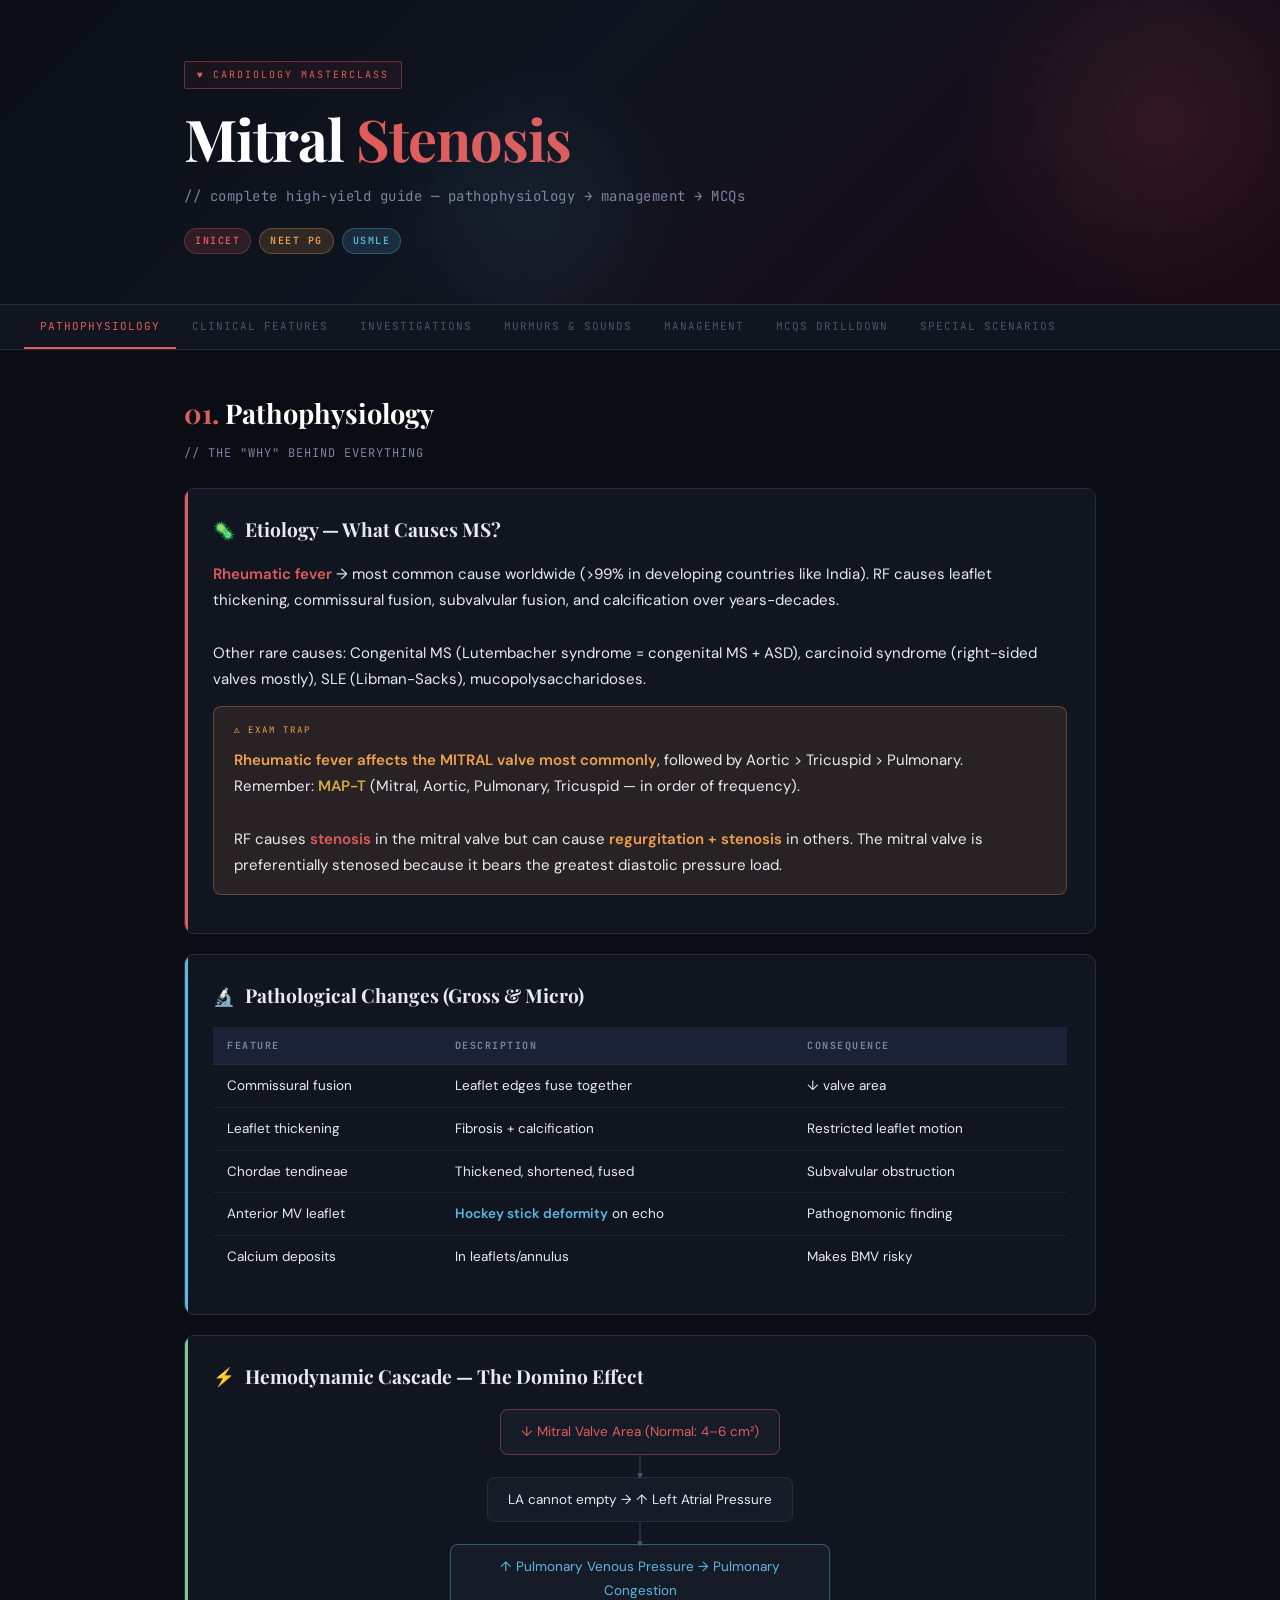
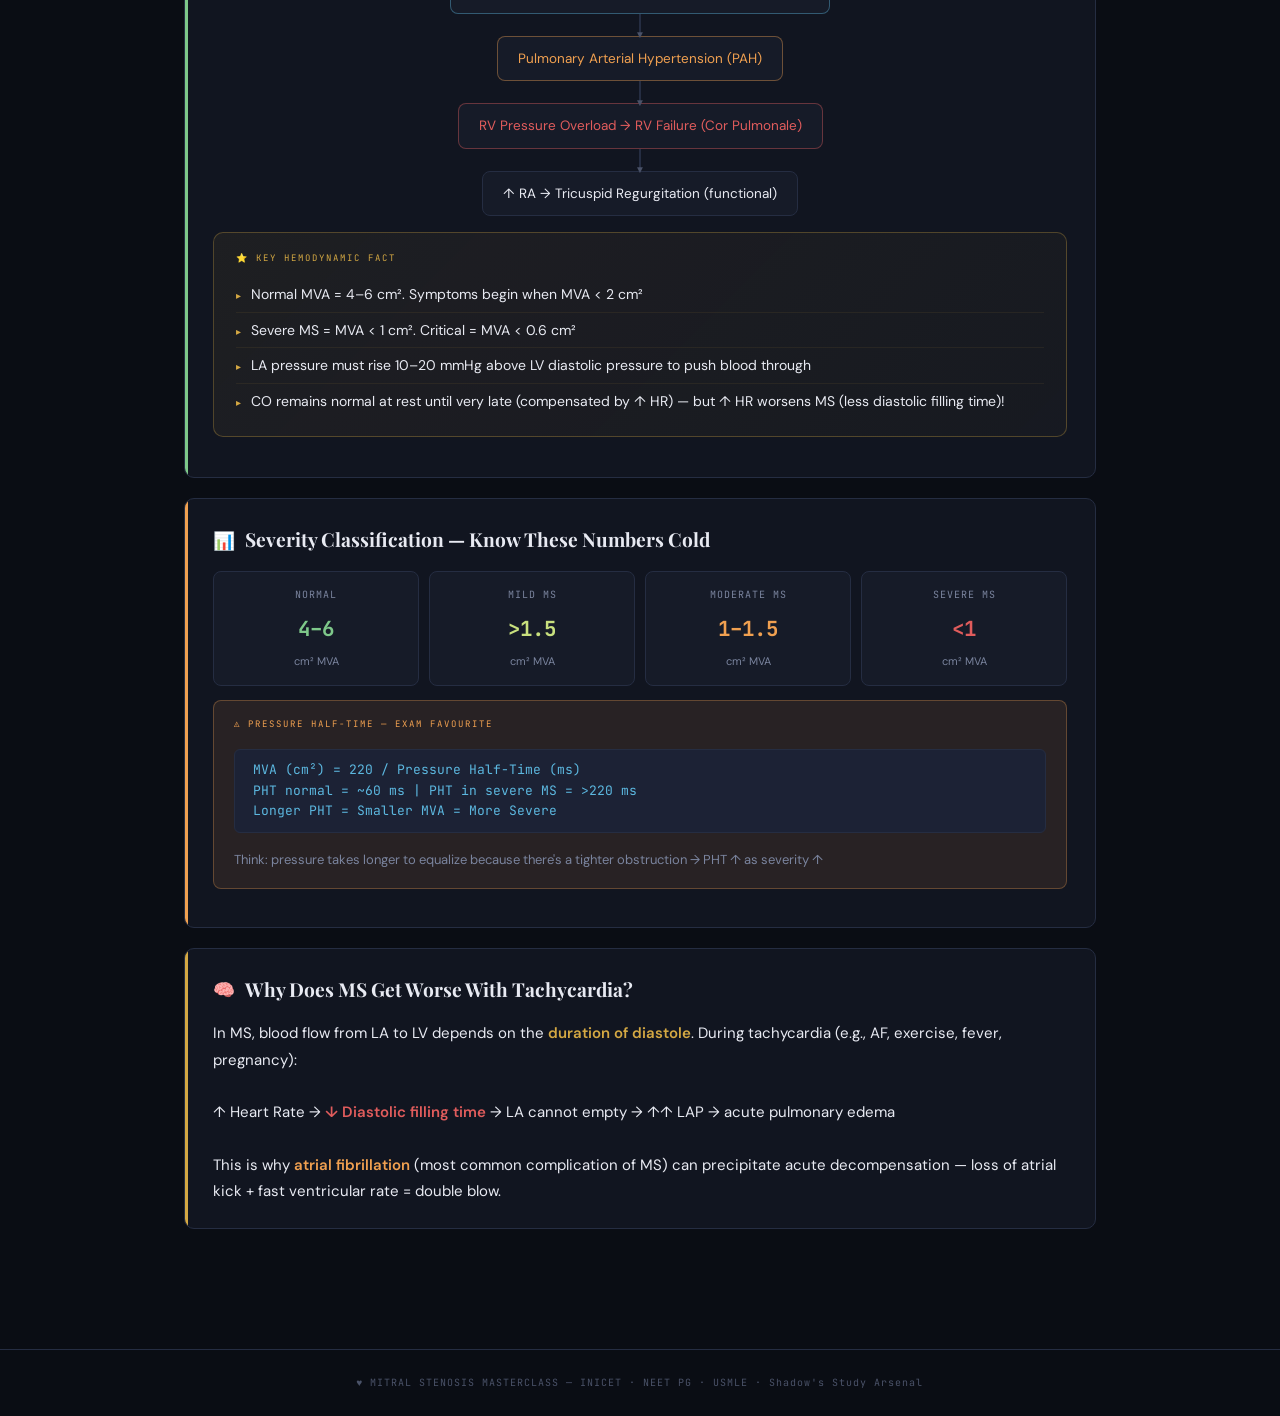
<file: notes/Medicine/mitral_stenosis_masterclass.html>
<!DOCTYPE html>
<html lang="en">

<head>
  <meta charset="UTF-8">
  <meta name="viewport" content="width=device-width, initial-scale=1.0">
  <title>Mitral Stenosis Masterclass</title>
  <link
    href="https://fonts.googleapis.com/css2?family=Playfair+Display:ital,wght@0,700;1,400&family=JetBrains+Mono:wght@400;600&family=DM+Sans:wght@300;400;500;600&display=swap"
    rel="stylesheet">
  <script>
    // Check theme from URL param or localStorage
    const urlParams = new URLSearchParams(window.location.search);
    const theme = urlParams.get('theme') || localStorage.getItem('nbd_theme') || 'dark';
    document.documentElement.setAttribute('data-theme', theme);
  </script>
  <style>
    :root {
      --bg: #0a0d14;
      --surface: #111520;
      --surface2: #161b28;
      --surface3: #1c2235;
      --border: #252d42;
      --accent: #e05c5c;
      --accent2: #f0a050;
      --accent3: #5cb8e0;
      --accent4: #7ec88a;
      --accent5: #c87ee0;
      --text: #e8eaf2;
      --text-muted: #7a849e;
      --text-dim: #4a5268;
      --gold: #d4a843;
      --highlight-bg: rgba(224, 92, 92, 0.10);
      --mnemonic-bg: rgba(126, 200, 138, 0.10);
      --trap-bg: rgba(240, 160, 80, 0.10);
      --case-bg: rgba(92, 184, 224, 0.08);
    }

    * {
      margin: 0;
      padding: 0;
      box-sizing: border-box;
    }

    body {
      background: var(--bg);
      color: var(--text);
      font-family: 'DM Sans', sans-serif;
      font-size: 15px;
      line-height: 1.75;
      min-height: 100vh;
    }

    /* ── HEADER ── */
    .hero {
      position: relative;
      background: linear-gradient(135deg, #0a0d14 0%, #0f1520 40%, #1a0a14 100%);
      padding: 60px 40px 50px;
      border-bottom: 1px solid var(--border);
      overflow: hidden;
    }

    .hero::before {
      content: '';
      position: absolute;
      top: -80px;
      right: -80px;
      width: 400px;
      height: 400px;
      background: radial-gradient(circle, rgba(224, 92, 92, 0.12) 0%, transparent 70%);
      pointer-events: none;
    }

    .hero::after {
      content: '';
      position: absolute;
      bottom: -60px;
      left: 30%;
      width: 300px;
      height: 300px;
      background: radial-gradient(circle, rgba(92, 184, 224, 0.07) 0%, transparent 70%);
      pointer-events: none;
    }

    .hero-badge {
      display: inline-block;
      font-family: 'JetBrains Mono', monospace;
      font-size: 10px;
      letter-spacing: 2px;
      text-transform: uppercase;
      color: var(--accent);
      border: 1px solid rgba(224, 92, 92, 0.4);
      padding: 4px 12px;
      border-radius: 2px;
      margin-bottom: 18px;
      background: rgba(224, 92, 92, 0.06);
    }

    .hero h1 {
      font-family: 'Playfair Display', serif;
      font-size: clamp(2rem, 5vw, 3.6rem);
      font-weight: 700;
      line-height: 1.1;
      letter-spacing: -1px;
      color: #fff;
      margin-bottom: 14px;
    }

    .hero h1 span {
      color: var(--accent);
    }

    .hero-sub {
      font-size: 14px;
      color: var(--text-muted);
      font-family: 'JetBrains Mono', monospace;
      letter-spacing: 0.5px;
    }

    .exam-tags {
      display: flex;
      gap: 8px;
      margin-top: 20px;
      flex-wrap: wrap;
    }

    .exam-tag {
      font-family: 'JetBrains Mono', monospace;
      font-size: 10px;
      letter-spacing: 1.5px;
      padding: 3px 10px;
      border-radius: 20px;
      font-weight: 600;
    }

    .tag-inicet {
      background: rgba(224, 92, 92, 0.15);
      color: var(--accent);
      border: 1px solid rgba(224, 92, 92, 0.3);
    }

    .tag-neet {
      background: rgba(240, 160, 80, 0.15);
      color: var(--accent2);
      border: 1px solid rgba(240, 160, 80, 0.3);
    }

    .tag-usmle {
      background: rgba(92, 184, 224, 0.15);
      color: var(--accent3);
      border: 1px solid rgba(92, 184, 224, 0.3);
    }

    /* ── LAYOUT ── */
    .container {
      max-width: 960px;
      margin: 0 auto;
      padding: 0 24px;
    }

    .main-content {
      padding: 40px 24px;
      max-width: 960px;
      margin: 0 auto;
    }

    /* ── NAV TABS ── */
    .tab-nav {
      position: sticky;
      top: 0;
      z-index: 100;
      background: var(--surface);
      backdrop-filter: blur(12px);
      border-bottom: 1px solid var(--border);
      padding: 0 24px;
      display: flex;
      gap: 0;
      overflow-x: auto;
      scrollbar-width: none;
      cursor: grab;
    }
    .tab-nav:active {
      cursor: grabbing;
    }

    .tab-nav::-webkit-scrollbar {
      display: none;
    }

    .tab-btn {
      font-family: 'JetBrains Mono', monospace;
      font-size: 11px;
      letter-spacing: 1px;
      text-transform: uppercase;
      color: var(--text-dim);
      background: none;
      border: none;
      border-bottom: 2px solid transparent;
      padding: 14px 16px;
      cursor: pointer;
      white-space: nowrap;
      transition: all 0.2s;
    }

    .tab-btn:hover {
      color: var(--text-muted);
    }

    .tab-btn.active {
      color: var(--accent);
      border-bottom-color: var(--accent);
    }

    /* ── SECTIONS ── */
    .section {
      display: none;
      animation: fadeIn 0.3s ease;
    }

    .section.active {
      display: block;
    }

    @keyframes fadeIn {
      from {
        opacity: 0;
        transform: translateY(8px);
      }

      to {
        opacity: 1;
        transform: translateY(0);
      }
    }

    /* ── CARDS ── */
    .card {
      background: var(--surface);
      border: 1px solid var(--border);
      border-radius: 10px;
      padding: 24px 28px;
      margin-bottom: 20px;
      position: relative;
      overflow: hidden;
    }

    .card::before {
      content: '';
      position: absolute;
      top: 0;
      left: 0;
      width: 3px;
      height: 100%;
      background: var(--accent);
    }

    .card.accent2::before {
      background: var(--accent2);
    }

    .card.accent3::before {
      background: var(--accent3);
    }

    .card.accent4::before {
      background: var(--accent4);
    }

    .card.accent5::before {
      background: var(--accent5);
    }

    .card.gold::before {
      background: var(--gold);
    }

    .card-title {
      font-family: 'Playfair Display', serif;
      font-size: 1.2rem;
      font-weight: 700;
      margin-bottom: 14px;
      display: flex;
      align-items: center;
      gap: 10px;
    }

    .card-title .icon {
      font-size: 1.1rem;
    }

    h2.section-title {
      font-family: 'Playfair Display', serif;
      font-size: 1.7rem;
      font-weight: 700;
      margin-bottom: 6px;
      color: #fff;
    }

    h2.section-title span {
      color: var(--accent);
    }

    .section-sub {
      font-size: 12px;
      color: var(--text-muted);
      font-family: 'JetBrains Mono', monospace;
      letter-spacing: 1px;
      text-transform: uppercase;
      margin-bottom: 24px;
    }

    h3.sub-heading {
      font-size: 1rem;
      font-weight: 600;
      color: var(--accent3);
      margin: 18px 0 10px;
      text-transform: uppercase;
      letter-spacing: 0.8px;
      font-family: 'JetBrains Mono', monospace;
      font-size: 11px;
    }

    /* ── TABLES ── */
    .table-wrap {
      overflow-x: auto;
      margin: 12px 0;
    }

    table {
      width: 100%;
      border-collapse: collapse;
      font-size: 13.5px;
    }

    thead tr {
      background: var(--surface3);
    }

    th {
      padding: 10px 14px;
      text-align: left;
      font-family: 'JetBrains Mono', monospace;
      font-size: 10px;
      letter-spacing: 1.5px;
      text-transform: uppercase;
      color: var(--text-muted);
      border-bottom: 1px solid var(--border);
    }

    td {
      padding: 9px 14px;
      border-bottom: 1px solid rgba(37, 45, 66, 0.5);
      vertical-align: top;
    }

    tr:last-child td {
      border-bottom: none;
    }

    tr:hover td {
      background: rgba(255, 255, 255, 0.02);
    }

    .td-highlight {
      color: var(--accent);
      font-weight: 600;
    }

    .td-ok {
      color: var(--accent4);
    }

    .td-warn {
      color: var(--accent2);
    }

    .td-severe {
      color: var(--accent);
    }

    /* ── MNEMONICS ── */
    .mnemonic-box {
      background: var(--mnemonic-bg);
      border: 1px solid rgba(126, 200, 138, 0.25);
      border-radius: 8px;
      padding: 16px 20px;
      margin: 14px 0;
      position: relative;
    }

    .mnemonic-label {
      font-family: 'JetBrains Mono', monospace;
      font-size: 9px;
      letter-spacing: 2px;
      text-transform: uppercase;
      color: var(--accent4);
      margin-bottom: 8px;
      display: flex;
      align-items: center;
      gap: 6px;
    }

    .mnemonic-word {
      font-family: 'Playfair Display', serif;
      font-size: 1.5rem;
      font-weight: 700;
      color: var(--accent4);
      letter-spacing: 2px;
      margin-bottom: 10px;
    }

    .mnemonic-list {
      list-style: none;
    }

    .mnemonic-list li {
      padding: 3px 0;
      font-size: 14px;
    }

    .mnemonic-list li strong {
      color: var(--accent4);
      font-size: 16px;
      margin-right: 6px;
    }

    /* ── TRAP BOX ── */
    .trap-box {
      background: var(--trap-bg);
      border: 1px solid rgba(240, 160, 80, 0.3);
      border-radius: 8px;
      padding: 16px 20px;
      margin: 14px 0;
    }

    .trap-label {
      font-family: 'JetBrains Mono', monospace;
      font-size: 9px;
      letter-spacing: 2px;
      text-transform: uppercase;
      color: var(--accent2);
      margin-bottom: 8px;
    }

    /* ── CLINICAL CASE ── */
    .case-box {
      background: var(--case-bg);
      border: 1px solid rgba(92, 184, 224, 0.2);
      border-radius: 10px;
      padding: 20px 24px;
      margin: 20px 0;
      position: relative;
    }

    .case-label {
      font-family: 'JetBrains Mono', monospace;
      font-size: 9px;
      letter-spacing: 2px;
      text-transform: uppercase;
      color: var(--accent3);
      margin-bottom: 10px;
      display: flex;
      align-items: center;
      gap: 6px;
    }

    .case-scenario {
      font-size: 14.5px;
      line-height: 1.8;
      color: var(--text);
      margin-bottom: 14px;
    }

    .case-q {
      font-weight: 600;
      color: var(--accent3);
      margin-top: 12px;
      font-size: 14px;
    }

    /* ── MCQ ── */
    .mcq-card {
      background: var(--surface);
      border: 1px solid var(--border);
      border-radius: 10px;
      padding: 22px 26px;
      margin-bottom: 22px;
      transition: border-color 0.2s;
    }

    .mcq-card:hover {
      border-color: rgba(224, 92, 92, 0.3);
    }

    .mcq-header {
      display: flex;
      align-items: flex-start;
      gap: 12px;
      margin-bottom: 16px;
    }

    .mcq-number {
      font-family: 'JetBrains Mono', monospace;
      font-size: 10px;
      color: var(--accent);
      background: rgba(224, 92, 92, 0.1);
      border: 1px solid rgba(224, 92, 92, 0.3);
      border-radius: 4px;
      padding: 3px 8px;
      white-space: nowrap;
      margin-top: 2px;
    }

    .mcq-q {
      font-size: 14.5px;
      font-weight: 500;
      line-height: 1.7;
    }

    .mcq-options {
      list-style: none;
      display: grid;
      gap: 8px;
      margin-bottom: 14px;
    }

    .mcq-options li {
      cursor: pointer;
      transition: all 0.2s ease;
      padding: 10px 14px;
      border-radius: 6px;
      border: 1px solid var(--border);
      background: var(--surface2);
      font-size: 14px;
      cursor: pointer;
      transition: all 0.15s;
      display: flex;
      gap: 10px;
    }

    .mcq-options li:hover {
      border-color: rgba(92, 184, 224, 0.3);
      background: var(--surface3);
      cursor: pointer;
    }

    .mcq-options li .opt-letter {
      font-family: 'JetBrains Mono', monospace;
      font-size: 12px;
      font-weight: 600;
      color: var(--text-muted);
      min-width: 18px;
    }

    .mcq-options li.correct,
    .mcq-options li.wrong {
      border-color: var(--border);
      background: var(--surface2);
      opacity: 1;
    }

    .mcq-options li.correct .opt-letter,
    .mcq-options li.wrong .opt-letter {
      color: var(--text-muted);
    }

    li.revealed.correct {
      border-color: rgba(126, 200, 138, 0.5);
      background: rgba(126, 200, 138, 0.12);
    }

    li.revealed.correct .opt-letter {
      color: var(--accent4);
    }

    li.revealed.wrong {
      border-color: rgba(224, 92, 92, 0.3);
      background: rgba(224, 92, 92, 0.08);
      opacity: 0.8;
    }

    li.revealed.wrong .opt-letter {
      color: var(--accent);
    }

    /* Selected states */
    li.selected-correct {
      border-color: var(--accent4) !important;
      background: rgba(126, 200, 138, 0.25) !important;
    }

    li.selected-correct .opt-letter {
      color: var(--accent4) !important;
    }

    li.selected-wrong {
      border-color: var(--accent) !important;
      background: rgba(224, 92, 92, 0.15) !important;
    }

    li.selected-wrong .opt-letter {
      color: var(--accent) !important;
    }

    li.show-correct {
      border-color: var(--accent4) !important;
      background: rgba(126, 200, 138, 0.12) !important;
    }

    li.show-correct .opt-letter {
      color: var(--accent4) !important;
    }

    .mcq-explain {
      display: none;
    }

    .mcq-explain.show {
      display: block;
      margin-top: 14px;
      padding: 16px 18px;
      background: var(--surface3);
      border-radius: 8px;
      border-left: 3px solid var(--accent4);
      font-size: 13.5px;
      line-height: 1.8;
    }

    .reveal-btn {
      display: none;
    }

    .reveal-btn.show {
      display: inline-block;
    }

    .mcq-explain .ans-line {
      font-family: 'JetBrains Mono', monospace;
      font-size: 11px;
      color: var(--accent4);
      font-weight: 600;
      text-transform: uppercase;
      letter-spacing: 1px;
      margin-bottom: 8px;
    }

    .mcq-explain p {
      margin-bottom: 6px;
    }

    .mcq-explain .wrong-opt {
      color: var(--accent2);
    }

    .reveal-btn {
      font-family: 'JetBrains Mono', monospace;
      font-size: 11px;
      letter-spacing: 1px;
      text-transform: uppercase;
      background: none;
      border: 1px solid var(--border);
      color: var(--text-muted);
      padding: 7px 16px;
      border-radius: 5px;
      cursor: pointer;
      transition: all 0.2s;
    }

    .reveal-btn:hover {
      border-color: var(--accent4);
      color: var(--accent4);
    }

    /* ── HIGH YIELD BOX ── */
    .hy-box {
      background: linear-gradient(135deg, rgba(212, 168, 67, 0.07), rgba(212, 168, 67, 0.03));
      border: 1px solid rgba(212, 168, 67, 0.3);
      border-radius: 10px;
      padding: 18px 22px;
      margin: 16px 0;
    }

    .hy-label {
      font-family: 'JetBrains Mono', monospace;
      font-size: 9px;
      letter-spacing: 2px;
      text-transform: uppercase;
      color: var(--gold);
      margin-bottom: 10px;
      display: flex;
      align-items: center;
      gap: 6px;
    }

    .hy-list {
      list-style: none;
    }

    .hy-list li {
      padding: 5px 0;
      font-size: 14px;
      border-bottom: 1px solid rgba(212, 168, 67, 0.08);
      display: flex;
      gap: 10px;
      align-items: flex-start;
    }

    .hy-list li:last-child {
      border-bottom: none;
    }

    .hy-list li::before {
      content: '▸';
      color: var(--gold);
      font-size: 10px;
      margin-top: 5px;
      flex-shrink: 0;
    }

    /* ── HIGHLIGHT TEXT ── */
    .hl {
      color: var(--accent);
      font-weight: 600;
    }

    .hl2 {
      color: var(--accent2);
      font-weight: 600;
    }

    .hl3 {
      color: var(--accent3);
      font-weight: 600;
    }

    .hl4 {
      color: var(--accent4);
      font-weight: 600;
    }

    .hl5 {
      color: var(--accent5);
      font-weight: 600;
    }

    .hlg {
      color: var(--gold);
      font-weight: 600;
    }

    /* ── FORMULA BOX ── */
    .formula {
      display: inline-block;
      font-family: 'JetBrains Mono', monospace;
      background: var(--surface3);
      border: 1px solid var(--border);
      border-radius: 6px;
      padding: 10px 18px;
      margin: 8px 0;
      font-size: 13px;
      color: var(--accent3);
      line-height: 1.6;
      width: 100%;
    }

    /* ── SEVERITY TABLE ── */
    .severity-grid {
      display: grid;
      grid-template-columns: repeat(4, 1fr);
      gap: 10px;
      margin: 12px 0;
    }

    .sev-card {
      background: var(--surface2);
      border: 1px solid var(--border);
      border-radius: 8px;
      padding: 14px;
      text-align: center;
    }

    .sev-card .sev-label {
      font-size: 10px;
      color: var(--text-muted);
      text-transform: uppercase;
      letter-spacing: 1px;
      font-family: 'JetBrains Mono', monospace;
      margin-bottom: 8px;
    }

    .sev-card .sev-val {
      font-size: 1.3rem;
      font-weight: 700;
      font-family: 'JetBrains Mono', monospace;
    }

    .sev-normal .sev-val {
      color: var(--accent4);
    }

    .sev-mild .sev-val {
      color: #c8e07e;
    }

    .sev-mod .sev-val {
      color: var(--accent2);
    }

    .sev-sev .sev-val {
      color: var(--accent);
    }

    .sev-card .sev-sub {
      font-size: 11px;
      color: var(--text-muted);
      margin-top: 4px;
    }

    /* ── AUSCULTATION DIAGRAM ── */
    .sound-timeline {
      background: var(--surface2);
      border: 1px solid var(--border);
      border-radius: 8px;
      padding: 20px;
      margin: 12px 0;
      position: relative;
      overflow-x: auto;
    }

    .sound-bar {
      display: flex;
      align-items: center;
      gap: 0;
      height: 60px;
      position: relative;
    }

    .sound-segment {
      display: flex;
      align-items: center;
      justify-content: center;
      font-size: 11px;
      font-family: 'JetBrains Mono', monospace;
      position: relative;
      height: 100%;
      font-weight: 600;
    }

    .s1-seg {
      background: rgba(224, 92, 92, 0.25);
      border-radius: 6px 0 0 6px;
      padding: 0 14px;
      color: var(--accent);
      border: 1px solid rgba(224, 92, 92, 0.4);
      min-width: 50px;
    }

    .sys-seg {
      background: rgba(255, 255, 255, 0.03);
      padding: 0 28px;
      color: var(--text-dim);
      border-top: 1px solid var(--border);
      border-bottom: 1px solid var(--border);
      min-width: 80px;
      font-size: 10px;
    }

    .s2-seg {
      background: rgba(92, 184, 224, 0.2);
      padding: 0 14px;
      color: var(--accent3);
      border: 1px solid rgba(92, 184, 224, 0.3);
      min-width: 50px;
    }

    .os-seg {
      background: rgba(126, 200, 138, 0.2);
      padding: 0 12px;
      color: var(--accent4);
      border: 1px solid rgba(126, 200, 138, 0.3);
      min-width: 60px;
      font-size: 10px;
    }

    .md-seg {
      background: rgba(200, 126, 224, 0.2);
      padding: 0 30px;
      color: var(--accent5);
      border: 1px solid rgba(200, 126, 224, 0.3);
      min-width: 100px;
      font-size: 10px;
      border-radius: 0 6px 6px 0;
    }

    .sound-labels {
      display: flex;
      align-items: flex-start;
      gap: 0;
      margin-top: 8px;
      font-size: 10px;
      color: var(--text-muted);
      font-family: 'JetBrains Mono', monospace;
    }

    /* ── WILKINS SCORE ── */
    .wilkins-grid {
      display: grid;
      grid-template-columns: 1fr 1fr;
      gap: 10px;
      margin: 12px 0;
    }

    .wilkins-item {
      background: var(--surface2);
      border: 1px solid var(--border);
      border-radius: 8px;
      padding: 12px 16px;
    }

    .wilkins-item .wi-title {
      font-size: 12px;
      font-weight: 600;
      color: var(--accent3);
      margin-bottom: 6px;
      font-family: 'JetBrains Mono', monospace;
    }

    .wilkins-item .wi-scale {
      font-size: 12px;
      color: var(--text-muted);
    }

    .score-badge {
      display: inline-block;
      padding: 4px 14px;
      border-radius: 20px;
      font-family: 'JetBrains Mono', monospace;
      font-size: 12px;
      font-weight: 600;
    }

    .badge-good {
      background: rgba(126, 200, 138, 0.15);
      color: var(--accent4);
      border: 1px solid rgba(126, 200, 138, 0.3);
    }

    .badge-bad {
      background: rgba(224, 92, 92, 0.15);
      color: var(--accent);
      border: 1px solid rgba(224, 92, 92, 0.3);
    }

    /* ── COMPARISON ── */
    .compare-grid {
      display: grid;
      grid-template-columns: 1fr 1fr 1fr;
      gap: 10px;
      margin: 12px 0;
    }

    .compare-col {
      background: var(--surface2);
      border: 1px solid var(--border);
      border-radius: 8px;
      padding: 14px;
    }

    .compare-col .cc-title {
      font-family: 'JetBrains Mono', monospace;
      font-size: 10px;
      text-transform: uppercase;
      letter-spacing: 1.5px;
      margin-bottom: 10px;
      padding-bottom: 8px;
      border-bottom: 1px solid var(--border);
    }

    .compare-col ul {
      list-style: none;
    }

    .compare-col ul li {
      font-size: 13px;
      padding: 3px 0;
      color: var(--text-muted);
    }

    .compare-col ul li strong {
      color: var(--text);
    }

    /* ── PATHOPHYS FLOW ── */
    .flow-chart {
      display: flex;
      flex-direction: column;
      align-items: center;
      gap: 0;
      margin: 16px 0;
    }

    .flow-node {
      background: var(--surface2);
      border: 1px solid var(--border);
      border-radius: 8px;
      padding: 10px 20px;
      font-size: 13.5px;
      text-align: center;
      min-width: 260px;
      max-width: 380px;
      transition: border-color 0.2s;
    }

    .flow-node:hover {
      border-color: var(--accent3);
    }

    .flow-node.red {
      border-color: rgba(224, 92, 92, 0.4);
      color: var(--accent);
    }

    .flow-node.blue {
      border-color: rgba(92, 184, 224, 0.4);
      color: var(--accent3);
    }

    .flow-node.green {
      border-color: rgba(126, 200, 138, 0.4);
      color: var(--accent4);
    }

    .flow-node.orange {
      border-color: rgba(240, 160, 80, 0.4);
      color: var(--accent2);
    }

    .flow-arrow {
      width: 2px;
      height: 22px;
      background: var(--border);
      position: relative;
    }

    .flow-arrow::after {
      content: '▼';
      position: absolute;
      bottom: -8px;
      left: 50%;
      transform: translateX(-50%);
      color: var(--text-dim);
      font-size: 10px;
    }

    /* ── PROGRESS / QUICK REF ── */
    .quick-ref-grid {
      display: grid;
      grid-template-columns: 1fr 1fr;
      gap: 14px;
      margin-bottom: 24px;
    }

    .qr-item {
      background: var(--surface);
      border: 1px solid var(--border);
      border-radius: 8px;
      padding: 14px 18px;
    }

    .qr-item .qr-key {
      font-size: 11px;
      color: var(--text-muted);
      font-family: 'JetBrains Mono', monospace;
      text-transform: uppercase;
      letter-spacing: 1px;
      margin-bottom: 5px;
    }

    .qr-item .qr-val {
      font-size: 15px;
      font-weight: 600;
      color: var(--text);
    }

    .qr-item .qr-val span {
      color: var(--accent);
    }

    /* ── SCROLLBAR ── */
    ::-webkit-scrollbar {
      width: 6px;
      height: 6px;
    }

    ::-webkit-scrollbar-track {
      background: var(--bg);
    }

    ::-webkit-scrollbar-thumb {
      background: var(--surface3);
      border-radius: 3px;
    }

    /* ── MURMUR DECODER ── */
    .decoder {
      background: var(--surface2);
      border: 1px solid var(--border);
      border-radius: 10px;
      padding: 20px;
      margin: 12px 0;
    }

    .decoder-row {
      display: grid;
      grid-template-columns: 180px 1fr;
      gap: 12px;
      padding: 8px 0;
      border-bottom: 1px solid rgba(37, 45, 66, 0.6);
      font-size: 13.5px;
      align-items: center;
    }

    .decoder-row:last-child {
      border-bottom: none;
    }

    .decoder-key {
      color: var(--text-muted);
      font-family: 'JetBrains Mono', monospace;
      font-size: 11px;
    }

    .decoder-val {
      color: var(--text);
    }

    @media (max-width: 640px) {
      .hero {
        padding: 36px 20px 36px;
      }

      .main-content {
        padding: 24px 16px;
      }

      .severity-grid {
        grid-template-columns: 1fr 1fr;
      }

      .compare-grid {
        grid-template-columns: 1fr;
      }

      .wilkins-grid {
        grid-template-columns: 1fr;
      }

      .quick-ref-grid {
        grid-template-columns: 1fr;
      }

      .card {
        padding: 18px 18px;
      }

      .decoder-row {
        grid-template-columns: 1fr;
        gap: 4px;
      }
    }

    /* ── FOOTER ── */
    .footer {
      margin-top: 60px;
      padding: 24px;
      border-top: 1px solid var(--border);
      text-align: center;
      font-family: 'JetBrains Mono', monospace;
      font-size: 10px;
      color: var(--text-dim);
      letter-spacing: 1px;
    }

    /* ===== LIGHT MODE OVERRIDES ===== */
    html[data-theme="light"] {
      --bg: #f5f5f7;
      --surface: #ffffff;
      --surface2: #f0f0f3;
      --surface3: #e8e8ec;
      --border: #d0d0d8;
      --text: #1a1a2e;
      --text-muted: #6b6b80;
      --text-dim: #9a9ab0;
      --highlight-bg: rgba(224, 92, 92, 0.08);
      --mnemonic-bg: rgba(126, 200, 138, 0.08);
      --trap-bg: rgba(240, 160, 80, 0.08);
      --case-bg: rgba(92, 184, 224, 0.06);
    }

    html[data-theme="light"] .hero {
      background: linear-gradient(135deg, #f5f5f7 0%, #e8e8ec 40%, #f5e8e8 100%);
    }

    html[data-theme="light"] .tab-nav {
      background: var(--surface);
    }
    html[data-theme="light"] .tab-btn {
      color: var(--text-muted);
    }
    html[data-theme="light"] .tab-btn.active {
      color: var(--accent);
    }

    html[data-theme="light"] .hero h1,
    html[data-theme="light"] h2.section-title {
      color: #1a1a2e;
    }

    html[data-theme="light"] .card,
    html[data-theme="light"] .mcq-card,
    html[data-theme="light"] .sound-timeline,
    html[data-theme="light"] .decoder {
      background: var(--surface);
    }

    html[data-theme="light"] .table-wrap table {
      background: var(--surface);
    }

    html[data-theme="light"] ::-webkit-scrollbar-track {
      background: var(--surface2);
    }

    html[data-theme="light"] ::-webkit-scrollbar-thumb {
      background: var(--border);
    }

    /* Hide MCQ answers until revealed - neutral styling */
    .mcq-options li.correct,
    .mcq-options li.wrong {
      border-color: var(--border) !important;
      background: var(--surface2) !important;
      opacity: 1 !important;
    }

    .mcq-options li.correct .opt-letter,
    .mcq-options li.wrong .opt-letter {
      color: var(--text-muted) !important;
    }

    /* Revealed state */
    .mcq-options li.revealed.correct {
      border-color: rgba(126, 200, 138, 0.5) !important;
      background: rgba(126, 200, 138, 0.12) !important;
    }

    .mcq-options li.revealed.correct .opt-letter {
      color: var(--accent4) !important;
    }

    .mcq-options li.revealed.wrong {
      border-color: rgba(224, 92, 92, 0.3) !important;
      background: rgba(224, 92, 92, 0.08) !important;
      opacity: 0.8 !important;
    }

    .mcq-options li.revealed.wrong .opt-letter {
      color: var(--accent) !important;
    }
  </style>
</head>

<body>

  <!-- ════ HERO ════ -->
  <div class="hero">
    <div class="container">
      <div class="hero-badge">♥ Cardiology Masterclass</div>
      <h1>Mitral <span>Stenosis</span></h1>
      <div class="hero-sub">// complete high-yield guide — pathophysiology → management → MCQs</div>
      <div class="exam-tags">
        <span class="exam-tag tag-inicet">INICET</span>
        <span class="exam-tag tag-neet">NEET PG</span>
        <span class="exam-tag tag-usmle">USMLE</span>
      </div>
    </div>
  </div>

  <!-- ════ NAV ════ -->
  <div class="tab-nav">
    <button class="tab-btn active" onclick="showTab('patho')">Pathophysiology</button>
    <button class="tab-btn" onclick="showTab('clinical')">Clinical Features</button>
    <button class="tab-btn" onclick="showTab('investigations')">Investigations</button>
    <button class="tab-btn" onclick="showTab('murmurs')">Murmurs & Sounds</button>
    <button class="tab-btn" onclick="showTab('management')">Management</button>
    <button class="tab-btn" onclick="showTab('mcqs')">MCQs Drilldown</button>
    <button class="tab-btn" onclick="showTab('special')">Special Scenarios</button>
  </div>

  <!-- ════ MAIN ════ -->
  <div class="main-content">

    <!-- ══════════════════════ TAB 1: PATHOPHYSIOLOGY ══════════════════════ -->
    <div id="tab-patho" class="section active">
      <h2 class="section-title"><span>01.</span> Pathophysiology</h2>
      <div class="section-sub">// The "why" behind everything</div>

      <div class="card">
        <div class="card-title"><span class="icon">🦠</span> Etiology — What Causes MS?</div>
        <p><span class="hl">Rheumatic fever</span> → most common cause worldwide (>99% in developing countries like
          India). RF causes leaflet thickening, commissural fusion, subvalvular fusion, and calcification over
          years-decades.</p>
        <br>
        <p>Other rare causes: Congenital MS (Lutembacher syndrome = congenital MS + ASD), carcinoid syndrome
          (right-sided valves mostly), SLE (Libman-Sacks), mucopolysaccharidoses.</p>
        <div class="trap-box">
          <div class="trap-label">⚠ EXAM TRAP</div>
          <p><span class="hl2">Rheumatic fever affects the MITRAL valve most commonly</span>, followed by Aortic >
            Tricuspid > Pulmonary. Remember: <span class="hlg">MAP-T</span> (Mitral, Aortic, Pulmonary, Tricuspid — in
            order of frequency).</p>
          <br>
          <p>RF causes <span class="hl">stenosis</span> in the mitral valve but can cause <span
              class="hl2">regurgitation + stenosis</span> in others. The mitral valve is preferentially stenosed because
            it bears the greatest diastolic pressure load.</p>
        </div>
      </div>

      <div class="card accent3">
        <div class="card-title"><span class="icon">🔬</span> Pathological Changes (Gross & Micro)</div>
        <div class="table-wrap">
          <table>
            <thead>
              <tr>
                <th>Feature</th>
                <th>Description</th>
                <th>Consequence</th>
              </tr>
            </thead>
            <tbody>
              <tr>
                <td>Commissural fusion</td>
                <td>Leaflet edges fuse together</td>
                <td>↓ valve area</td>
              </tr>
              <tr>
                <td>Leaflet thickening</td>
                <td>Fibrosis + calcification</td>
                <td>Restricted leaflet motion</td>
              </tr>
              <tr>
                <td>Chordae tendineae</td>
                <td>Thickened, shortened, fused</td>
                <td>Subvalvular obstruction</td>
              </tr>
              <tr>
                <td>Anterior MV leaflet</td>
                <td><span class="hl3">Hockey stick deformity</span> on echo</td>
                <td>Pathognomonic finding</td>
              </tr>
              <tr>
                <td>Calcium deposits</td>
                <td>In leaflets/annulus</td>
                <td>Makes BMV risky</td>
              </tr>
            </tbody>
          </table>
        </div>
      </div>

      <div class="card accent4">
        <div class="card-title"><span class="icon">⚡</span> Hemodynamic Cascade — The Domino Effect</div>
        <div class="flow-chart">
          <div class="flow-node red">↓ Mitral Valve Area (Normal: 4–6 cm²)</div>
          <div class="flow-arrow"></div>
          <div class="flow-node">LA cannot empty → ↑ Left Atrial Pressure</div>
          <div class="flow-arrow"></div>
          <div class="flow-node blue">↑ Pulmonary Venous Pressure → Pulmonary Congestion</div>
          <div class="flow-arrow"></div>
          <div class="flow-node orange">Pulmonary Arterial Hypertension (PAH)</div>
          <div class="flow-arrow"></div>
          <div class="flow-node red">RV Pressure Overload → RV Failure (Cor Pulmonale)</div>
          <div class="flow-arrow"></div>
          <div class="flow-node">↑ RA → Tricuspid Regurgitation (functional)</div>
        </div>
        <div class="hy-box" style="margin-top:16px">
          <div class="hy-label">⭐ KEY HEMODYNAMIC FACT</div>
          <ul class="hy-list">
            <li>Normal MVA = 4–6 cm². Symptoms begin when MVA &lt; 2 cm²</li>
            <li>Severe MS = MVA &lt; 1 cm². Critical = MVA &lt; 0.6 cm²</li>
            <li>LA pressure must rise 10–20 mmHg above LV diastolic pressure to push blood through</li>
            <li>CO remains normal at rest until very late (compensated by ↑ HR) — but ↑ HR worsens MS (less diastolic
              filling time)!</li>
          </ul>
        </div>
      </div>

      <div class="card accent2">
        <div class="card-title"><span class="icon">📊</span> Severity Classification — Know These Numbers Cold</div>
        <div class="severity-grid">
          <div class="sev-card sev-normal">
            <div class="sev-label">Normal</div>
            <div class="sev-val">4–6</div>
            <div class="sev-sub">cm² MVA</div>
          </div>
          <div class="sev-card sev-mild">
            <div class="sev-label">Mild MS</div>
            <div class="sev-val">&gt;1.5</div>
            <div class="sev-sub">cm² MVA</div>
          </div>
          <div class="sev-card sev-mod">
            <div class="sev-label">Moderate MS</div>
            <div class="sev-val">1–1.5</div>
            <div class="sev-sub">cm² MVA</div>
          </div>
          <div class="sev-card sev-sev">
            <div class="sev-label">Severe MS</div>
            <div class="sev-val">&lt;1</div>
            <div class="sev-sub">cm² MVA</div>
          </div>
        </div>
        <div class="trap-box" style="margin-top:14px">
          <div class="trap-label">⚠ PRESSURE HALF-TIME — Exam Favourite</div>
          <div class="formula">MVA (cm²) = 220 / Pressure Half-Time (ms)<br>
            PHT normal = ~60 ms | PHT in severe MS = >220 ms<br>
            Longer PHT = Smaller MVA = More Severe</div>
          <p style="font-size:13px; color:var(--text-muted); margin-top:8px">Think: pressure takes longer to equalize
            because there's a tighter obstruction → PHT ↑ as severity ↑</p>
        </div>
      </div>

      <div class="card gold">
        <div class="card-title"><span class="icon">🧠</span> Why Does MS Get Worse With Tachycardia?</div>
        <p>In MS, blood flow from LA to LV depends on the <span class="hlg">duration of diastole</span>. During
          tachycardia (e.g., AF, exercise, fever, pregnancy):</p>
        <br>
        <p>↑ Heart Rate → <span class="hl">↓ Diastolic filling time</span> → LA cannot empty → ↑↑ LAP → acute pulmonary
          edema</p>
        <br>
        <p>This is why <span class="hl2">atrial fibrillation</span> (most common complication of MS) can precipitate
          acute decompensation — loss of atrial kick + fast ventricular rate = double blow.</p>
      </div>
    </div>

    <!-- ══════════════════════ TAB 2: CLINICAL FEATURES ══════════════════════ -->
    <div id="tab-clinical" class="section">
      <h2 class="section-title"><span>02.</span> Clinical Features</h2>
      <div class="section-sub">// What the patient looks, sounds, and feels like</div>

      <div class="quick-ref-grid">
        <div class="qr-item">
          <div class="qr-key">Most common symptom</div>
          <div class="qr-val"><span>Exertional dyspnea</span></div>
        </div>
        <div class="qr-item">
          <div class="qr-key">Most common complication</div>
          <div class="qr-val"><span>Atrial Fibrillation</span></div>
        </div>
        <div class="qr-item">
          <div class="qr-key">Most dangerous complication</div>
          <div class="qr-val"><span>Systemic embolism</span></div>
        </div>
        <div class="qr-item">
          <div class="qr-key">Characteristic facies</div>
          <div class="qr-val"><span>Malar flush (mitral facies)</span></div>
        </div>
      </div>

      <div class="card">
        <div class="card-title"><span class="icon">😷</span> Symptoms — Chronological Progression</div>
        <div class="table-wrap">
          <table>
            <thead>
              <tr>
                <th>Stage</th>
                <th>Symptom</th>
                <th>Mechanism</th>
              </tr>
            </thead>
            <tbody>
              <tr>
                <td>Early</td>
                <td>Exertional dyspnea, fatigue</td>
                <td>↑ LAP on exertion → pulmonary congestion</td>
              </tr>
              <tr>
                <td>Early</td>
                <td>Orthopnea, PND</td>
                <td>Supine position → ↑ venous return → ↑ LAP</td>
              </tr>
              <tr>
                <td>Mid</td>
                <td><span class="hl">Hemoptysis</span></td>
                <td>Rupture of pulmonary-bronchial anastomoses (Virchow's anastomosis); also in pulmonary edema</td>
              </tr>
              <tr>
                <td>Mid</td>
                <td>Palpitations</td>
                <td>Atrial fibrillation</td>
              </tr>
              <tr>
                <td>Late</td>
                <td>Systemic embolism (stroke)</td>
                <td>LA thrombus (LA appendage) in AF</td>
              </tr>
              <tr>
                <td>Late</td>
                <td>Hoarseness (Ortner's syndrome)</td>
                <td>Enlarged LA compresses left recurrent laryngeal nerve</td>
              </tr>
              <tr>
                <td>Late</td>
                <td>Dysphagia</td>
                <td>Enlarged LA compresses esophagus</td>
              </tr>
              <tr>
                <td>Very late</td>
                <td>Right heart failure features</td>
                <td>PAH → RV failure → JVD, ascites, pedal edema</td>
              </tr>
            </tbody>
          </table>
        </div>
        <div class="mnemonic-box">
          <div class="mnemonic-label">🧠 MNEMONIC</div>
          <div class="mnemonic-word">D-HOPE</div>
          <ul class="mnemonic-list">
            <li><strong>D</strong>yspnea (most common symptom)</li>
            <li><strong>H</strong>emoptysis</li>
            <li><strong>O</strong>rtner's syndrome (hoarseness)</li>
            <li><strong>P</strong>alpitations (AF)</li>
            <li><strong>E</strong>mbolism (systemic)</li>
          </ul>
        </div>
      </div>

      <div class="card accent3">
        <div class="card-title"><span class="icon">🔍</span> Physical Examination — Sign by Sign</div>
        <h3 class="sub-heading">General & Peripheral</h3>
        <p><span class="hl3">Malar flush (mitral facies)</span> — Bilateral dusky-pink flushing of cheeks. Due to low CO
          → peripheral vasodilation → dilated capillaries. Seen in severe MS with low output state.</p>
        <br>
        <h3 class="sub-heading">Pulse</h3>
        <p>Low volume pulse. Irregularly irregular in AF. <span class="hl">Pulse deficit</span> present in AF (apical
          rate > radial rate).</p>
        <br>
        <h3 class="sub-heading">JVP</h3>
        <p>Elevated with prominent <span class="hl2">a-wave</span> (if sinus rhythm, due to RV stiffness from PAH). In
          AF → a-wave absent. Giant v-waves suggest functional TR.</p>
        <br>
        <h3 class="sub-heading">Precordial Examination</h3>
        <div class="table-wrap">
          <table>
            <thead>
              <tr>
                <th>Finding</th>
                <th>What You Feel/See</th>
                <th>Significance</th>
              </tr>
            </thead>
            <tbody>
              <tr>
                <td><span class="hl3">Tapping apex beat</span></td>
                <td>Palpable S1 at apex</td>
                <td>Loud S1 transmitted to chest wall; pathognomonic feel of MS</td>
              </tr>
              <tr>
                <td><span class="hl3">Parasternal heave</span></td>
                <td>Sustained lift at left sternal border</td>
                <td>RV hypertrophy/enlargement from PAH</td>
              </tr>
              <tr>
                <td>Palpable P2</td>
                <td>Palpable pulmonary component at 2nd left ICS</td>
                <td>Severe PAH; P2 &gt; A2</td>
              </tr>
              <tr>
                <td>Diastolic thrill at apex</td>
                <td>Palpable murmur</td>
                <td>Severe MS with loud murmur</td>
              </tr>
            </tbody>
          </table>
        </div>

        <div class="trap-box" style="margin-top:14px">
          <div class="trap-label">⚠ APEX BEAT TRAP — INICET Favourite</div>
          <p><span class="hl2">Apex beat in MS is NOT displaced</span> — the LV is small/normal (because it's
            underfilled). The apex feels "tapping" due to palpable loud S1. If the apex is displaced outward and
            downward → suggests associated MR or AS (LV enlargement).</p>
        </div>
      </div>

      <div class="card accent5">
        <div class="card-title"><span class="icon">💉</span> Complications — The MS Disaster List</div>
        <div class="table-wrap">
          <table>
            <thead>
              <tr>
                <th>Complication</th>
                <th>Mechanism</th>
                <th>Exam Point</th>
              </tr>
            </thead>
            <tbody>
              <tr>
                <td class="hl5">Atrial fibrillation</td>
                <td>LA enlargement → atrial stretch → fibrosis of SA node</td>
                <td>Most common complication; precipitates acute decompensation</td>
              </tr>
              <tr>
                <td class="hl5">Systemic embolism</td>
                <td>LA thrombus (especially LA appendage) → emboli</td>
                <td>Most in AF; can occur in sinus rhythm too; anticoagulate</td>
              </tr>
              <tr>
                <td class="hl5">Pulmonary HTN</td>
                <td>Chronic ↑ LAP → reactive PAH</td>
                <td>Fixed PAH = contraindication to surgery? No, but ↑ risk</td>
              </tr>
              <tr>
                <td class="hl5">Hemoptysis</td>
                <td>Ruptured bronchial veins OR pulmonary edema</td>
                <td>Frank hemorrhage = ruptured anastomoses (not dangerous); pink frothy = pulmonary edema (dangerous)
                </td>
              </tr>
              <tr>
                <td class="hl5">Infective endocarditis</td>
                <td>Less common than in MR/AS</td>
                <td>MS has LOW risk of IE compared to MR. Why? Stenotic valve has less turbulence</td>
              </tr>
              <tr>
                <td class="hl5">Ortner's syndrome</td>
                <td>Enlarged LA compresses L. recurrent laryngeal nerve</td>
                <td>Hoarseness + MS = Ortner's; LRLN runs under aortic arch</td>
              </tr>
            </tbody>
          </table>
        </div>
      </div>

      <div class="case-box">
        <div class="case-label">🏥 CLINICAL CASE 1</div>
        <div class="case-scenario">A 28-year-old woman presents with progressive exertional dyspnea and palpitations for
          3 months. She had recurrent throat infections as a child treated with penicillin. On exam: irregularly
          irregular pulse, malar flush, tapping apex, parasternal heave. Auscultation reveals a loud S1, opening snap,
          and a low-pitched diastolic rumble.</div>
        <div class="case-q">Q: What is the most likely diagnosis, and what does the presence of parasternal heave
          indicate?</div>
        <div class="mcq-explain show" style="margin-top:12px">
          <div class="ans-line">✓ ANSWER & REASONING</div>
          <p><strong>Diagnosis:</strong> Rheumatic Mitral Stenosis with Atrial Fibrillation and Pulmonary Arterial
            Hypertension</p>
          <p><strong>Parasternal heave</strong> = RV hypertrophy/enlargement → indicates significant PAH has developed.
            This is a bad prognostic sign.</p>
          <p><strong>Tapping apex</strong> = palpable loud S1. <strong>Malar flush</strong> = low CO state.
            <strong>AF</strong> = irregularly irregular pulse in a young woman with rheumatic history = classic MS
            presentation.</p>
        </div>
      </div>
    </div>

    <!-- ══════════════════════ TAB 3: INVESTIGATIONS ══════════════════════ -->
    <div id="tab-investigations" class="section">
      <h2 class="section-title"><span>03.</span> Investigations</h2>
      <div class="section-sub">// What each test shows and why it matters</div>

      <div class="card">
        <div class="card-title"><span class="icon">📋</span> ECG Findings</div>
        <div class="table-wrap">
          <table>
            <thead>
              <tr>
                <th>Finding</th>
                <th>Details</th>
                <th>Significance</th>
              </tr>
            </thead>
            <tbody>
              <tr>
                <td><span class="hl4">P-mitrale</span></td>
                <td>Broad, bifid P wave in lead II; duration &gt;0.12s; P-wave area &gt;0.04 mm²s in V1</td>
                <td>LA enlargement; <strong>not seen in AF</strong></td>
              </tr>
              <tr>
                <td><span class="hl4">AF pattern</span></td>
                <td>Absent P waves, irregular R-R interval, fibrillatory baseline</td>
                <td>Most common arrhythmia; indicates LA dilation</td>
              </tr>
              <tr>
                <td><span class="hl4">RVH</span></td>
                <td>Right axis deviation, R &gt; S in V1, deep S in V5/V6</td>
                <td>PAH → RV hypertrophy</td>
              </tr>
              <tr>
                <td>P in V1</td>
                <td>Terminal negative P deflection &gt;0.04 mm²s</td>
                <td>LA abnormality (Morris sign/Macruz index)</td>
              </tr>
            </tbody>
          </table>
        </div>
        <div class="trap-box">
          <div class="trap-label">⚠ TRAP: P-MITRALE vs P-PULMONALE</div>
          <p><strong>P-mitrale</strong> (LA enlargement): Broad, bifid P in lead II — seen in MS, MR, DCM<br>
            <strong>P-pulmonale</strong> (RA enlargement): Tall, peaked P in lead II (&gt;2.5 mm) — seen in COPD,
            tricuspid disease, PAH
          </p>
        </div>
      </div>

      <div class="card accent2">
        <div class="card-title"><span class="icon">🫁</span> Chest X-Ray — The MS CXR is a Classic!</div>
        <div class="table-wrap">
          <table>
            <thead>
              <tr>
                <th>Finding</th>
                <th>What It Means</th>
                <th>Which Border?</th>
              </tr>
            </thead>
            <tbody>
              <tr>
                <td><span class="hlg">Straightening of left heart border</span></td>
                <td>Loss of cardiac waist; 4th arch (LA appendage enlargement)</td>
                <td>Left</td>
              </tr>
              <tr>
                <td><span class="hlg">Double density shadow</span></td>
                <td>Enlarged LA behind the right heart border</td>
                <td>Right (posterior LA seen through RA shadow)</td>
              </tr>
              <tr>
                <td><span class="hlg">Splaying of carina (&gt;70°)</span></td>
                <td>Enlarged LA pushing up left main bronchus</td>
                <td>Mediastinum</td>
              </tr>
              <tr>
                <td><span class="hlg">Prominent pulmonary arteries</span></td>
                <td>PAH → dilated main pulmonary artery</td>
                <td>Upper left mediastinum</td>
              </tr>
              <tr>
                <td><span class="hlg">Kerley B lines</span></td>
                <td>Horizontal lines at costophrenic angles; thickened interlobular septa from ↑ pulmonary venous
                  pressure</td>
                <td>Lung bases</td>
              </tr>
              <tr>
                <td>Pulmonary edema pattern</td>
                <td>Bat-wing pattern in acute decompensation</td>
                <td>Both lungs</td>
              </tr>
              <tr>
                <td>Hemosiderosis</td>
                <td>Fine mottling in lung fields (old blood in alveoli)</td>
                <td>Both lungs</td>
              </tr>
            </tbody>
          </table>
        </div>
        <div class="mnemonic-box">
          <div class="mnemonic-label">🧠 MNEMONIC — MS CXR Signs</div>
          <div class="mnemonic-word">4 BORDERS of MS CXR</div>
          <ul class="mnemonic-list">
            <li><strong>1.</strong> Left border STRAIGHT (LA appendage prominence)</li>
            <li><strong>2.</strong> Right border DOUBLE (LA behind RA)</li>
            <li><strong>3.</strong> Carina WIDE (LA pushes up L. bronchus)</li>
            <li><strong>4.</strong> Lung fields show KERLEY B lines</li>
          </ul>
        </div>
      </div>

      <div class="card accent3">
        <div class="card-title"><span class="icon">🔊</span> Echocardiography — The Gold Standard</div>
        <p>2D Echo + Doppler is the <span class="hl3">investigation of choice</span> for diagnosing and grading MS
          severity.</p>
        <br>
        <div class="table-wrap">
          <table>
            <thead>
              <tr>
                <th>Echo Finding</th>
                <th>Description</th>
                <th>Significance</th>
              </tr>
            </thead>
            <tbody>
              <tr>
                <td><span class="hl3">Hockey stick deformity</span></td>
                <td>Anterior MV leaflet bowing toward LV in diastole; restricted posterior leaflet</td>
                <td>Pathognomonic of rheumatic MS</td>
              </tr>
              <tr>
                <td><span class="hl3">Doming of anterior leaflet</span></td>
                <td>Leaflet bows like a dome/parachute into LV</td>
                <td>Classic for rheumatic MS</td>
              </tr>
              <tr>
                <td><span class="hl3">E-F slope ↓ on M-mode</span></td>
                <td>Normally steep; flattened in MS due to slow LV filling</td>
                <td>M-mode classic finding — historical but tested</td>
              </tr>
              <tr>
                <td><span class="hl3">Pressure Half-Time (PHT)</span></td>
                <td>Time for mitral gradient to fall by half; MVA = 220/PHT</td>
                <td>Most accurate non-invasive MVA estimation</td>
              </tr>
              <tr>
                <td><span class="hl3">Planimetry</span></td>
                <td>Direct tracing of MVA in parasternal short axis</td>
                <td>Most accurate echo method for MVA</td>
              </tr>
              <tr>
                <td>LA enlargement</td>
                <td>LA size &gt;4 cm</td>
                <td>Risk of AF, thrombus</td>
              </tr>
              <tr>
                <td>LA thrombus</td>
                <td>Especially in LA appendage</td>
                <td>Contraindication to BMV without anticoagulation</td>
              </tr>
            </tbody>
          </table>
        </div>

        <div class="trap-box">
          <div class="trap-label">⚠ PHT vs Planimetry — When Each Is Used</div>
          <p><strong>Planimetry</strong> = most accurate, used when image quality good. Underestimates MVA after
            BMV.<br>
            <strong>PHT</strong> = affected by LV compliance, AR, acute settings. <span class="hl2">Unreliable
              immediately after BMV</span> (compliance changes).<br>
            <strong>Continuity equation & PISA</strong> = alternative methods.
          </p>
        </div>
      </div>

      <div class="card accent4">
        <div class="card-title"><span class="icon">🧮</span> Wilkins Score — BMV Decision Maker</div>
        <p>Used to decide if patient is suitable for <span class="hl4">Balloon Mitral Valvuloplasty (BMV)</span>. Each
          parameter scored 1–4:</p>
        <div class="wilkins-grid">
          <div class="wilkins-item">
            <div class="wi-title">Leaflet Mobility</div>
            <div class="wi-scale">1 = highly mobile, pliable → 4 = minimal movement</div>
          </div>
          <div class="wilkins-item">
            <div class="wi-title">Leaflet Thickening</div>
            <div class="wi-scale">1 = near-normal (4–5mm) → 4 = severe (>8–10mm)</div>
          </div>
          <div class="wilkins-item">
            <div class="wi-title">Subvalvular Thickening</div>
            <div class="wi-scale">1 = minimal → 4 = severe with extensive chordae involvement</div>
          </div>
          <div class="wilkins-item">
            <div class="wi-title">Calcification</div>
            <div class="wi-scale">1 = single area → 4 = extensive throughout leaflets</div>
          </div>
        </div>
        <div style="margin-top:14px; display:flex; gap:12px; align-items:center; flex-wrap:wrap">
          <span class="score-badge badge-good">Score ≤8 → Suitable for BMV ✓</span>
          <span class="score-badge badge-bad">Score &gt;8 → Surgery preferred ✗</span>
        </div>
        <div class="hy-box" style="margin-top:14px">
          <div class="hy-label">⭐ TEE BEFORE BMV — Always Remember</div>
          <ul class="hy-list">
            <li>Transesophageal Echo (TEE) is mandatory before BMV to <strong>rule out LA thrombus</strong> (especially
              LA appendage)</li>
            <li>LA thrombus = absolute contraindication to BMV</li>
            <li>If thrombus found → 3 months anticoagulation → repeat TEE → BMV if thrombus resolved</li>
          </ul>
        </div>
      </div>

      <div class="case-box">
        <div class="case-label">🏥 CLINICAL CASE 2 — INICET Style</div>
        <div class="case-scenario">A 32-year-old woman with rheumatic MS is being evaluated for balloon mitral
          valvuloplasty. Echocardiography shows: MVA by PHT = 0.9 cm², leaflet mobility score 2, leaflet thickening 2,
          subvalvular thickening 2, calcification 1. TEE shows no LA thrombus.</div>
        <div class="case-q">Q: What is the Wilkins score? Is she suitable for BMV?</div>
        <div class="mcq-explain show" style="margin-top:12px">
          <div class="ans-line">✓ ANSWER</div>
          <p><strong>Wilkins score = 2+2+2+1 = 7</strong> → Score ≤ 8 → <span class="hl4">SUITABLE for BMV</span></p>
          <p>MVA of 0.9 cm² = severe MS, and score is favorable. No LA thrombus on TEE. She can proceed with BMV.</p>
          <p><strong>Bonus:</strong> Even though MVA &lt; 1 cm² is severe, BMV is the treatment of choice here because
            of favorable anatomy and young age.</p>
        </div>
      </div>
    </div>

    <!-- ══════════════════════ TAB 4: MURMURS & SOUNDS ══════════════════════ -->
    <div id="tab-murmurs" class="section">
      <h2 class="section-title"><span>04.</span> Murmurs & Heart Sounds</h2>
      <div class="section-sub">// The most tested auscultatory findings in all of medicine</div>

      <div class="card">
        <div class="card-title"><span class="icon">🎵</span> Auscultatory Sequence in MS</div>
        <p style="font-size:13px; color:var(--text-muted); margin-bottom:12px">Best heard at apex in left lateral
          decubitus position with bell of stethoscope</p>
        <div class="sound-timeline">
          <div class="sound-bar">
            <div class="sound-segment s1-seg">LOUD S1</div>
            <div class="sound-segment sys-seg">SYSTOLE<br>(quiet)</div>
            <div class="sound-segment s2-seg">S2</div>
            <div class="sound-segment os-seg">Opening<br>Snap</div>
            <div class="sound-segment md-seg">Mid-Diastolic<br>Rumble ± PSA</div>
          </div>
        </div>
        <div class="mnemonic-box">
          <div class="mnemonic-label">🧠 MNEMONIC — MS Sounds</div>
          <div class="mnemonic-word">"LSOR-D"</div>
          <ul class="mnemonic-list">
            <li><strong>L</strong>oud S1</li>
            <li><strong>S</strong>2 (normal or loud P2 if PAH)</li>
            <li><strong>O</strong>pening Snap</li>
            <li><strong>R</strong>umble (mid-diastolic)</li>
            <li><strong>D</strong>ependent presystolic accentuation (lost in AF)</li>
          </ul>
        </div>
      </div>

      <div class="card accent3">
        <div class="card-title"><span class="icon">💥</span> Loud S1 — Why?</div>
        <p>In MS, the mitral leaflets remain wide open in diastole (due to ↑ LAP pushing them open). When ventricular
          systole starts, the leaflets snap shut abruptly from a wide-open position → <span class="hl3">loud, "tapping"
            S1</span>.</p>
        <div class="trap-box" style="margin-top:12px">
          <div class="trap-label">⚠ WHEN S1 BECOMES SOFT IN MS</div>
          <p>S1 becomes soft/inaudible when:</p>
          <p>1. Severe calcification of mitral leaflets (immobile leaflets can't snap loudly)<br>
            2. Long PR interval (leaflets drift back to near-closed position before systole)<br>
            3. Severe MR coexisting<br>
            4. <span class="hl2">This means: SOFT S1 in MS = more severe/calcified disease</span></p>
        </div>
      </div>

      <div class="card accent2">
        <div class="card-title"><span class="icon">🎯</span> Opening Snap — The Most Tested Sound in MS</div>
        <div class="decoder">
          <div class="decoder-row">
            <div class="decoder-key">What is it?</div>
            <div class="decoder-val">High-pitched early diastolic sound after S2; snapping open of stiffened (but
              mobile) MV leaflets</div>
          </div>
          <div class="decoder-row">
            <div class="decoder-key">Where heard best?</div>
            <div class="decoder-val">Medial to apex; also well heard at left sternal border with diaphragm</div>
          </div>
          <div class="decoder-row">
            <div class="decoder-key">S2-OS interval</div>
            <div class="decoder-val"><span class="hl2">SHORTER = MORE SEVERE</span> (inversely proportional to severity)
            </div>
          </div>
          <div class="decoder-row">
            <div class="decoder-key">Why shorter = severe?</div>
            <div class="decoder-val">Higher LAP → aortic valve closes → pressure equalization is faster → valve snaps
              open sooner after S2</div>
          </div>
          <div class="decoder-row">
            <div class="decoder-key">When is OS absent?</div>
            <div class="decoder-val">Severe calcification (immobile leaflets cannot snap), congenital MS, Wilkins score
              &gt; 8</div>
          </div>
          <div class="decoder-row">
            <div class="decoder-key">Mimics</div>
            <div class="decoder-val">S3 (lower pitch, later, at apex), pericardial knock (after pericardiectomy,
              constriction), P2 (at left 2nd ICS)</div>
          </div>
        </div>
        <div class="hy-box" style="margin-top:12px">
          <div class="hy-label">⭐ KEY: S2-OS INTERVAL FACTS</div>
          <ul class="hy-list">
            <li>Normal/mild MS: S2-OS interval = 80–100 ms (longer, LAP not very high)</li>
            <li>Severe MS: S2-OS interval = 30–60 ms (shorter, LAP very high)</li>
            <li><strong>Mnemonic: "SEVERE = SHORTER snap"</strong></li>
            <li>On exertion: interval becomes shorter (LAP rises with exertion)</li>
          </ul>
        </div>
      </div>

      <div class="card accent5">
        <div class="card-title"><span class="icon">🌊</span> Mid-Diastolic Rumble — The Murmur of MS</div>
        <div class="decoder">
          <div class="decoder-row">
            <div class="decoder-key">Character</div>
            <div class="decoder-val">Low-pitched, rumbling, diastolic murmur</div>
          </div>
          <div class="decoder-row">
            <div class="decoder-key">Timing</div>
            <div class="decoder-val">Mid-diastolic; begins after OS</div>
          </div>
          <div class="decoder-row">
            <div class="decoder-key">Location</div>
            <div class="decoder-val">Apex only (localized; does NOT radiate)</div>
          </div>
          <div class="decoder-row">
            <div class="decoder-key">Position</div>
            <div class="decoder-val">Left lateral decubitus position enhances it (apex closer to chest wall)</div>
          </div>
          <div class="decoder-row">
            <div class="decoder-key">Instrument</div>
            <div class="decoder-val"><span class="hl5">Bell of stethoscope</span> (low-frequency sounds)</div>
          </div>
          <div class="decoder-row">
            <div class="decoder-key">Presystolic accentuation</div>
            <div class="decoder-val">Increase at end of diastole due to atrial contraction → <span class="hl2">ABSENT in
                AF</span></div>
          </div>
          <div class="decoder-row">
            <div class="decoder-key">Duration matters</div>
            <div class="decoder-val">Longer murmur = more severe (more time in diastole with gradient)</div>
          </div>
          <div class="decoder-row">
            <div class="decoder-key">Maneuver to enhance</div>
            <div class="decoder-val">Exercise (↑ CO, ↑ HR briefly); Amyl nitrite (↑ HR); Left lateral decubitus</div>
          </div>
        </div>
        <div class="trap-box" style="margin-top:12px">
          <div class="trap-label">⚠ PRESYSTOLIC ACCENTUATION — TRAP!</div>
          <p>Presystolic accentuation (PSA) = crescendo increase in murmur intensity at end of diastole just before S1.
            It is due to <span class="hl2">atrial contraction squeezing blood through narrow mitral valve</span>.</p>
          <br>
          <p><span class="hl">In AF: PSA is ABSENT</span> because there's no coordinated atrial contraction.</p>
          <br>
          <p>However, some older studies suggest PSA can occur in AF (due to increased flow velocity as LV contracts).
            For exams: <strong>PSA = ABSENT in AF</strong>.</p>
        </div>
      </div>

      <div class="card gold">
        <div class="card-title"><span class="icon">🔀</span> Other Murmurs Associated With MS</div>
        <div class="table-wrap">
          <table>
            <thead>
              <tr>
                <th>Murmur</th>
                <th>Description</th>
                <th>How to Remember</th>
              </tr>
            </thead>
            <tbody>
              <tr>
                <td><span class="hlg">Graham Steell murmur</span></td>
                <td>Early diastolic murmur at left sternal border; due to <strong>pulmonary regurgitation secondary to
                    PAH in MS</strong></td>
                <td>Graham Steell = PAH → PR (not primary aortic valve disease)</td>
              </tr>
              <tr>
                <td><span class="hlg">Austin Flint murmur</span></td>
                <td>Mid-diastolic rumble at apex; due to <strong>aortic regurgitation jet hitting mitral valve, causing
                    it to flutter</strong></td>
                <td>Mimics MS murmur; heard in AR; no OS; no loud S1</td>
              </tr>
              <tr>
                <td><span class="hlg">Carey Coombs murmur</span></td>
                <td>Mid-diastolic murmur in <strong>acute rheumatic fever</strong>; due to mitral valvulitis causing
                  mitral regurgitation jet on to anterior leaflet</td>
                <td>Carey Coombs = ACUTE rheumatic fever (not chronic MS)</td>
              </tr>
              <tr>
                <td><span class="hlg">Functional TR murmur</span></td>
                <td>Pansystolic at lower sternal border; due to RV dilation from PAH</td>
                <td>Increases with inspiration (Carvallo's sign)</td>
              </tr>
            </tbody>
          </table>
        </div>
        <div class="mnemonic-box">
          <div class="mnemonic-label">🧠 MNEMONIC — Diastolic Murmur Mimics</div>
          <div class="mnemonic-word">"GAC" = 3 Diastolic Lookalikes</div>
          <ul class="mnemonic-list">
            <li><strong>G</strong>raham Steell — PR from PAH (in MS)</li>
            <li><strong>A</strong>ustin Flint — AR jet on MV (mimics MS)</li>
            <li><strong>C</strong>arey Coombs — Acute RF valvulitis</li>
          </ul>
        </div>
      </div>

      <div class="card accent4">
        <div class="card-title"><span class="icon">📊</span> Summary: Severity vs Auscultatory Findings</div>
        <div class="table-wrap">
          <table>
            <thead>
              <tr>
                <th>Feature</th>
                <th>Mild MS</th>
                <th>Severe MS</th>
              </tr>
            </thead>
            <tbody>
              <tr>
                <td>S1</td>
                <td class="td-ok">Loud</td>
                <td class="td-warn">Soft (if calcified)</td>
              </tr>
              <tr>
                <td>S2-OS interval</td>
                <td class="td-ok">Long (80–100 ms)</td>
                <td class="td-severe">Short (30–60 ms)</td>
              </tr>
              <tr>
                <td>Murmur duration</td>
                <td class="td-ok">Short (early diastole)</td>
                <td class="td-severe">Long (whole diastole)</td>
              </tr>
              <tr>
                <td>P2</td>
                <td class="td-ok">Normal</td>
                <td class="td-severe">Loud, palpable (PAH)</td>
              </tr>
              <tr>
                <td>Opening snap</td>
                <td class="td-ok">Present (mobile)</td>
                <td class="td-severe">Absent (if calcified)</td>
              </tr>
              <tr>
                <td>PSA</td>
                <td class="td-ok">Present in SR</td>
                <td class="td-warn">Absent in AF</td>
              </tr>
            </tbody>
          </table>
        </div>
      </div>
    </div>

    <!-- ══════════════════════ TAB 5: MANAGEMENT ══════════════════════ -->
    <div id="tab-management" class="section">
      <h2 class="section-title"><span>05.</span> Management</h2>
      <div class="section-sub">// Medical, Interventional, Surgical — Know the Decision Tree</div>

      <div class="card">
        <div class="card-title"><span class="icon">💊</span> Medical Management</div>
        <div class="table-wrap">
          <table>
            <thead>
              <tr>
                <th>Drug/Intervention</th>
                <th>Indication</th>
                <th>Mechanism / Notes</th>
              </tr>
            </thead>
            <tbody>
              <tr>
                <td><span class="hl">Beta-blockers</span> (metoprolol, atenolol)</td>
                <td>Rate control in AF or sinus tachycardia</td>
                <td>↓ HR → ↑ diastolic filling time → ↓ LAP; drug of choice for rate control in MS</td>
              </tr>
              <tr>
                <td><span class="hl">Digoxin</span></td>
                <td>Rate control in AF (especially with HF)</td>
                <td>↑ AV nodal refractory period; also mild positive inotropy</td>
              </tr>
              <tr>
                <td><span class="hl">Diuretics</span> (furosemide)</td>
                <td>Pulmonary congestion symptoms</td>
                <td>↓ preload → ↓ LAP → ↓ dyspnea; avoid over-diuresis (↓ CO)</td>
              </tr>
              <tr>
                <td><span class="hl4">Warfarin anticoagulation</span></td>
                <td>AF + MS; LA thrombus; prior embolism</td>
                <td>Target INR 2–3; NOT NOACs (NOACs not approved for AF in mechanical valves or severe MS)</td>
              </tr>
              <tr>
                <td><span class="hl2">RF prophylaxis</span></td>
                <td>All rheumatic MS</td>
                <td>Monthly Benzathine Penicillin IM; prevents further RF attacks; continue until age 40 or 10 years
                  after last RF episode</td>
              </tr>
            </tbody>
          </table>
        </div>
        <div class="trap-box">
          <div class="trap-label">⚠ TRAP: ACE INHIBITORS / ARBs IN MS</div>
          <p><span class="hl2">ACEi/ARBs are generally NOT beneficial</span> in isolated MS (no LV dysfunction to
            treat). They cause vasodilation → ↑ reflex HR → worsens MS. However, they may be used for concomitant HTN.
          </p>
        </div>
      </div>

      <div class="card accent3">
        <div class="card-title"><span class="icon">🎈</span> Balloon Mitral Valvuloplasty (BMV / PTMC)</div>
        <p><span class="hl3">Percutaneous Transvenous Mitral Commissurotomy (PTMC)</span> — the procedure of choice for
          suitable MS patients.</p>
        <br>
        <h3 class="sub-heading">Indications</h3>
        <ul style="list-style:none; font-size:14px">
          <li style="padding:4px 0">▸ Symptomatic MS (NYHA II–IV) with MVA ≤ 1.5 cm² AND Wilkins score ≤ 8</li>
          <li style="padding:4px 0">▸ Asymptomatic MS with MVA &lt; 1 cm²</li>
          <li style="padding:4px 0">▸ MS with new-onset AF</li>
          <li style="padding:4px 0">▸ Severe MS in pregnancy (preferred over surgery)</li>
        </ul>
        <br>
        <h3 class="sub-heading">Contraindications</h3>
        <div class="table-wrap">
          <table>
            <thead>
              <tr>
                <th>Absolute Contraindication</th>
                <th>Relative Contraindication</th>
              </tr>
            </thead>
            <tbody>
              <tr>
                <td>LA thrombus (especially appendage)</td>
                <td>Mild-moderate MR coexisting</td>
              </tr>
              <tr>
                <td>Moderate-severe MR</td>
                <td>Suboptimal anatomy (high Wilkins score)</td>
              </tr>
              <tr>
                <td>Wilkins score &gt; 8</td>
                <td>Prior BMV with restenosis</td>
              </tr>
              <tr>
                <td>Severe calcification</td>
                <td>Severe PAH (relative)</td>
              </tr>
            </tbody>
          </table>
        </div>
        <div class="hy-box" style="margin-top:14px">
          <div class="hy-label">⭐ BMV PROCEDURE FACTS</div>
          <ul class="hy-list">
            <li>Transseptal puncture → balloon inflated across MV → commissures split</li>
            <li>Inoue balloon technique = most commonly used</li>
            <li>Endpoint: MVA &gt; 1.5 cm² OR mean gradient &lt; 5 mmHg</li>
            <li>Most common complication: MR (due to leaflet tear)</li>
            <li>Success rate: ~80–95% in favorable anatomy</li>
          </ul>
        </div>
      </div>

      <div class="card accent">
        <div class="card-title"><span class="icon">🔪</span> Surgical Management</div>
        <div class="table-wrap">
          <table>
            <thead>
              <tr>
                <th>Procedure</th>
                <th>Indication</th>
                <th>Notes</th>
              </tr>
            </thead>
            <tbody>
              <tr>
                <td><span class="hl">Closed Mitral Valvotomy (CMV)</span></td>
                <td>Pliable valve without calcification; limited settings</td>
                <td>Blind procedure using Tubbs dilator via left thoracotomy; historical; still done in India in some
                  centers</td>
              </tr>
              <tr>
                <td><span class="hl">Open Mitral Commissurotomy (OMC)</span></td>
                <td>Calcified/thickened valve; better results than CMV</td>
                <td>On cardiopulmonary bypass; direct visualization; better than CMV for moderate calcification</td>
              </tr>
              <tr>
                <td><span class="hl">Mitral Valve Replacement (MVR)</span></td>
                <td>Unsuitable for BMV/commissurotomy; severe MR; Wilkins &gt;8; failed BMV</td>
                <td>Mechanical (lifelong anticoagulation) vs Bioprosthetic (no anticoagulation after 3 months; wears out
                  in 10–15 years)</td>
              </tr>
            </tbody>
          </table>
        </div>
      </div>

      <div class="card accent4">
        <div class="card-title"><span class="icon">🤰</span> MS in Pregnancy — HIGH YIELD!</div>
        <p>Pregnancy causes <span class="hl">↑ blood volume (30–50%)</span>, ↑ HR, ↑ CO → all worsen MS significantly.
        </p>
        <br>
        <p><strong>Critical period:</strong> 28–32 weeks of gestation (maximum hemodynamic stress) + labor/delivery +
          early postpartum period.</p>
        <div class="table-wrap" style="margin-top:12px">
          <table>
            <thead>
              <tr>
                <th>Management</th>
                <th>Details</th>
              </tr>
            </thead>
            <tbody>
              <tr>
                <td>Rate control</td>
                <td>Beta-blockers (metoprolol); avoid atenolol (IUGR risk)</td>
              </tr>
              <tr>
                <td>Anticoagulation</td>
                <td>LMWH in 1st trimester and near term; Warfarin in 2nd trimester (safer period)</td>
              </tr>
              <tr>
                <td>BMV in pregnancy</td>
                <td>Preferred if MVA &lt; 1.5 cm² and symptomatic; done after 20 weeks; lead apron shielding</td>
              </tr>
              <tr>
                <td>Surgery</td>
                <td>Last resort; high fetal mortality (~25%)</td>
              </tr>
              <tr>
                <td>Delivery</td>
                <td>Vaginal preferred; epidural analgesia; avoid tachycardia; avoid Valsalva</td>
              </tr>
            </tbody>
          </table>
        </div>
        <div class="trap-box" style="margin-top:12px">
          <div class="trap-label">⚠ TRAP: MS vs MR in Pregnancy</div>
          <p><span class="hl2">MS WORSENS in pregnancy</span> (↑ HR + ↑ volume = ↑ LAP across stenosis)<br>
            <span class="hl4">MR TOLERATES pregnancy better</span> (↓ SVR in pregnancy ↓ regurgitant fraction)
          </p>
        </div>
      </div>
    </div>

    <!-- ══════════════════════ TAB 6: MCQs ══════════════════════ -->
    <div id="tab-mcqs" class="section">
      <h2 class="section-title"><span>06.</span> MCQ Drilldown</h2>
      <div class="section-sub">// 10 high-yield questions — INICET / USMLE / NEET PG calibre</div>

      <!-- MCQ 1 -->
      <div class="mcq-card">
        <div class="mcq-header">
          <div class="mcq-number">Q 01</div>
          <div class="mcq-q">A 30-year-old woman with rheumatic mitral stenosis develops acute-onset dyspnea and
            palpitations. Her pulse is 130/min, irregularly irregular. Which of the following explains the acute
            deterioration?</div>
        </div>
        <ul class="mcq-options">
          <li class="wrong"><span class="opt-letter">A</span> Decreased systemic vascular resistance</li>
          <li class="correct"><span class="opt-letter">B</span> Loss of atrial kick + reduced diastolic filling time
          </li>
          <li class="wrong"><span class="opt-letter">C</span> Increased left ventricular end-diastolic volume</li>
          <li class="wrong"><span class="opt-letter">D</span> Decreased left atrial pressure</li>
        </ul>
        <button class="reveal-btn" onclick="toggleExplain(this)">Reveal Explanation</button>
        <div class="mcq-explain">
          <div class="ans-line">✓ ANSWER: B</div>
          <p>New onset AF causes two simultaneous problems: (1) Loss of atrial kick (25–30% of CO) and (2) Tachycardia
            reduces diastolic filling time → LA cannot empty → ↑↑ LAP → acute pulmonary edema.</p>
          <p class="wrong-opt">A — ↓SVR would actually help MS (less afterload). B is correct.</p>
          <p class="wrong-opt">C — LV is underfilled in MS (not overfilled). LV is small/normal.</p>
          <p class="wrong-opt">D — LAP actually INCREASES (not decreases) causing pulmonary edema.</p>
        </div>
      </div>

      <!-- MCQ 2 -->
      <div class="mcq-card">
        <div class="mcq-header">
          <div class="mcq-number">Q 02</div>
          <div class="mcq-q">In a patient with mitral stenosis, the S2-opening snap interval is 40 ms. What does this
            indicate?</div>
        </div>
        <ul class="mcq-options">
          <li class="wrong"><span class="opt-letter">A</span> Mild MS with low left atrial pressure</li>
          <li class="wrong"><span class="opt-letter">B</span> Pliable, mobile mitral valve leaflets</li>
          <li class="correct"><span class="opt-letter">C</span> Severe MS with high left atrial pressure</li>
          <li class="wrong"><span class="opt-letter">D</span> The opening snap is a normal finding</li>
        </ul>
        <button class="reveal-btn" onclick="toggleExplain(this)">Reveal Explanation</button>
        <div class="mcq-explain">
          <div class="ans-line">✓ ANSWER: C</div>
          <p><strong>S2-OS interval is INVERSELY proportional to LA pressure and severity of MS.</strong> A short
            interval (40 ms) = high LAP = severe MS. After S2, the higher the LAP, the faster it equilibrates with the
            LV pressure that has just fallen → mitral valve snaps open sooner → shorter interval.</p>
          <p class="wrong-opt">A — Low LAP = longer S2-OS interval (mild MS).</p>
          <p class="wrong-opt">B — Pliable leaflets allow an OS to be present, but mobility doesn't determine the
            interval length.</p>
          <p class="wrong-opt">D — Opening snap is always pathological.</p>
        </div>
      </div>

      <!-- MCQ 3 -->
      <div class="mcq-card">
        <div class="mcq-header">
          <div class="mcq-number">Q 03</div>
          <div class="mcq-q">A 35-year-old woman with known MS presents with hoarseness of voice. Laryngoscopy shows
            left vocal cord palsy. What is the most likely cause?</div>
        </div>
        <ul class="mcq-options">
          <li class="wrong"><span class="opt-letter">A</span> Thyroid enlargement compressing the nerve</li>
          <li class="correct"><span class="opt-letter">B</span> Left recurrent laryngeal nerve compression by enlarged
            left atrium</li>
          <li class="wrong"><span class="opt-letter">C</span> Right recurrent laryngeal nerve palsy</li>
          <li class="wrong"><span class="opt-letter">D</span> Aortic aneurysm</li>
        </ul>
        <button class="reveal-btn" onclick="toggleExplain(this)">Reveal Explanation</button>
        <div class="mcq-explain">
          <div class="ans-line">✓ ANSWER: B — Ortner's Syndrome</div>
          <p><strong>Ortner's (cardiovocal) syndrome</strong> = hoarseness due to enlarged left atrium compressing the
            <strong>left recurrent laryngeal nerve</strong> as it loops under the aortic arch. Classic complication of
            severe MS with massive LA enlargement.</p>
          <p class="wrong-opt">A — Thyroid would not cause this in the context of MS.</p>
          <p class="wrong-opt">C — The RIGHT recurrent laryngeal nerve loops around the right subclavian artery, not
            near the LA.</p>
          <p class="wrong-opt">D — Aortic aneurysm can cause Ortner's but is far less common than MS-related LA
            enlargement.</p>
        </div>
      </div>

      <!-- MCQ 4 -->
      <div class="mcq-card">
        <div class="mcq-header">
          <div class="mcq-number">Q 04</div>
          <div class="mcq-q">A patient with MS and AF is found to have a left atrial thrombus on TEE. They are currently
            on warfarin with INR 1.5 (subtherapeutic). What is the most appropriate next step?</div>
        </div>
        <ul class="mcq-options">
          <li class="wrong"><span class="opt-letter">A</span> Proceed immediately with BMV</li>
          <li class="wrong"><span class="opt-letter">B</span> Switch to NOAC</li>
          <li class="correct"><span class="opt-letter">C</span> Optimize warfarin (INR 2–3), recheck TEE after 3 months,
            then proceed with BMV</li>
          <li class="wrong"><span class="opt-letter">D</span> Perform emergency MVR</li>
        </ul>
        <button class="reveal-btn" onclick="toggleExplain(this)">Reveal Explanation</button>
        <div class="mcq-explain">
          <div class="ans-line">✓ ANSWER: C</div>
          <p>LA thrombus is an <strong>absolute contraindication to BMV</strong> (risk of embolization during
            procedure). Correct approach: therapeutic anticoagulation (warfarin, target INR 2–3) for at least 3 months →
            repeat TEE → if thrombus has resolved → proceed with BMV.</p>
          <p class="wrong-opt">A — Catastrophic risk of systemic embolism. Never proceed with LA thrombus present.</p>
          <p class="wrong-opt">B — NOACs (rivaroxaban, apixaban) are <strong>NOT approved</strong> for AF with severe
            rheumatic MS (INVICTUS trial showed worse outcomes). Use warfarin.</p>
          <p class="wrong-opt">D — Surgery is not an emergency here and is not the first step.</p>
        </div>
      </div>

      <!-- MCQ 5 -->
      <div class="mcq-card">
        <div class="mcq-header">
          <div class="mcq-number">Q 05</div>
          <div class="mcq-q">A 28-year-old woman at 30 weeks gestation with rheumatic MS (MVA 1.0 cm²) develops NYHA
            class III dyspnea despite maximal medical therapy. What is the best intervention?</div>
        </div>
        <ul class="mcq-options">
          <li class="wrong"><span class="opt-letter">A</span> Emergency Caesarean section</li>
          <li class="wrong"><span class="opt-letter">B</span> Mitral valve replacement on cardiopulmonary bypass</li>
          <li class="correct"><span class="opt-letter">C</span> Percutaneous balloon mitral valvuloplasty (BMV)</li>
          <li class="wrong"><span class="opt-letter">D</span> Closed mitral valvotomy</li>
        </ul>
        <button class="reveal-btn" onclick="toggleExplain(this)">Reveal Explanation</button>
        <div class="mcq-explain">
          <div class="ans-line">✓ ANSWER: C</div>
          <p><strong>BMV (PTMC) is the preferred intervention in pregnant women with severe MS</strong> who fail medical
            therapy. It is done after 20 weeks, with lead apron shielding to protect the fetus. It avoids
            cardiopulmonary bypass (which has ~25% fetal mortality).</p>
          <p class="wrong-opt">A — C-section only addresses delivery, not the underlying valve problem. At 30 weeks, the
            fetus is premature.</p>
          <p class="wrong-opt">B — MVR requires CPB → very high fetal mortality (~25%). Reserved only as last resort.
          </p>
          <p class="wrong-opt">D — Closed mitral valvotomy is largely historical and inferior to BMV.</p>
        </div>
      </div>

      <!-- MCQ 6 -->
      <div class="mcq-card">
        <div class="mcq-header">
          <div class="mcq-number">Q 06</div>
          <div class="mcq-q">A 45-year-old man with MS is found to have a Wilkins score of 10. He has no LA thrombus, no
            significant MR, but is symptomatic (NYHA III). What is the most appropriate treatment?</div>
        </div>
        <ul class="mcq-options">
          <li class="wrong"><span class="opt-letter">A</span> BMV (Balloon Mitral Valvuloplasty)</li>
          <li class="correct"><span class="opt-letter">B</span> Mitral valve replacement surgery</li>
          <li class="wrong"><span class="opt-letter">C</span> Closed mitral valvotomy</li>
          <li class="wrong"><span class="opt-letter">D</span> Continue medical therapy and reassess in 6 months</li>
        </ul>
        <button class="reveal-btn" onclick="toggleExplain(this)">Reveal Explanation</button>
        <div class="mcq-explain">
          <div class="ans-line">✓ ANSWER: B</div>
          <p>Wilkins score &gt;8 = unfavorable anatomy for BMV (heavy calcification, restricted mobility, subvalvular
            disease). The preferred treatment here is <strong>surgical MVR</strong>. Open mitral commissurotomy may be
            possible if there is minimal calcification, but MVR is usually the definitive answer when Wilkins &gt;8.</p>
          <p class="wrong-opt">A — BMV in Wilkins &gt;8 has poor outcomes and high risk of MR. Contraindicated.</p>
          <p class="wrong-opt">C — Closed valvotomy = historical, inferior results even for suitable anatomy.</p>
          <p class="wrong-opt">D — Patient is symptomatic NYHA III and has severe MS. Medical therapy alone is
            insufficient.</p>
        </div>
      </div>

      <!-- MCQ 7 -->
      <div class="mcq-card">
        <div class="mcq-header">
          <div class="mcq-number">Q 07</div>
          <div class="mcq-q">A patient with rheumatic MS has a mid-diastolic rumble at the apex. On examination,
            presystolic accentuation (PSA) is absent. The most likely reason is:</div>
        </div>
        <ul class="mcq-options">
          <li class="wrong"><span class="opt-letter">A</span> Mild MS</li>
          <li class="wrong"><span class="opt-letter">B</span> Increased left atrial pressure</li>
          <li class="correct"><span class="opt-letter">C</span> Atrial fibrillation</li>
          <li class="wrong"><span class="opt-letter">D</span> Pliable mitral leaflets</li>
        </ul>
        <button class="reveal-btn" onclick="toggleExplain(this)">Reveal Explanation</button>
        <div class="mcq-explain">
          <div class="ans-line">✓ ANSWER: C</div>
          <p>PSA (presystolic accentuation) is caused by <strong>atrial contraction</strong> squeezing blood through the
            narrowed mitral valve at end-diastole. In <strong>AF, there is no coordinated atrial contraction</strong> →
            PSA disappears. This is a classic and frequently tested exam point.</p>
          <p class="wrong-opt">A — Mild MS would have PSA intact (atria still functioning in sinus rhythm).</p>
          <p class="wrong-opt">B — ↑ LAP increases the transvalvular gradient but doesn't remove PSA; it actually makes
            the murmur louder overall.</p>
          <p class="wrong-opt">D — Leaflet pliability affects opening snap, not presystolic accentuation.</p>
        </div>
      </div>

      <!-- MCQ 8 -->
      <div class="mcq-card">
        <div class="mcq-header">
          <div class="mcq-number">Q 08</div>
          <div class="mcq-q">A 40-year-old woman with severe MS (MVA 0.8 cm²) in sinus rhythm is asymptomatic. What is
            the most appropriate management?</div>
        </div>
        <ul class="mcq-options">
          <li class="wrong"><span class="opt-letter">A</span> Annual follow-up only</li>
          <li class="wrong"><span class="opt-letter">B</span> Start warfarin anticoagulation immediately</li>
          <li class="correct"><span class="opt-letter">C</span> BMV if anatomy favorable, even though asymptomatic</li>
          <li class="wrong"><span class="opt-letter">D</span> MVR immediately</li>
        </ul>
        <button class="reveal-btn" onclick="toggleExplain(this)">Reveal Explanation</button>
        <div class="mcq-explain">
          <div class="ans-line">✓ ANSWER: C</div>
          <p>According to guidelines (AHA/ACC): Intervention is recommended for <strong>asymptomatic severe MS (MVA
              &lt;1 cm²)</strong> even without symptoms, because very tight MS carries risk of sudden deterioration, AF,
            and embolism. If anatomy favorable (Wilkins ≤8, no thrombus) → BMV is preferred.</p>
          <p class="wrong-opt">A — Watchful waiting is appropriate for mild/moderate MS, not severe (MVA &lt;1 cm²).</p>
          <p class="wrong-opt">B — Anticoagulation is indicated for AF with MS or prior embolism, not just severe MS in
            sinus rhythm without thrombus.</p>
          <p class="wrong-opt">D — Surgery (MVR) is reserved when BMV is not feasible.</p>
        </div>
      </div>

      <!-- MCQ 9 -->
      <div class="mcq-card">
        <div class="mcq-header">
          <div class="mcq-number">Q 09</div>
          <div class="mcq-q">A patient with long-standing MS has Graham Steell murmur. Which of the following best
            describes this murmur?</div>
        </div>
        <ul class="mcq-options">
          <li class="wrong"><span class="opt-letter">A</span> Mid-diastolic rumble due to aortic regurgitation jet
            hitting the mitral valve</li>
          <li class="wrong"><span class="opt-letter">B</span> Mid-diastolic murmur of acute rheumatic fever</li>
          <li class="correct"><span class="opt-letter">C</span> Early diastolic murmur of pulmonary regurgitation
            secondary to pulmonary hypertension</li>
          <li class="wrong"><span class="opt-letter">D</span> Pansystolic murmur due to mitral regurgitation</li>
        </ul>
        <button class="reveal-btn" onclick="toggleExplain(this)">Reveal Explanation</button>
        <div class="mcq-explain">
          <div class="ans-line">✓ ANSWER: C</div>
          <p><strong>Graham Steell murmur</strong> = early diastolic, decrescendo murmur heard at the left sternal
            border (2nd–4th ICS), due to <strong>pulmonary regurgitation secondary to PAH</strong>. The pulmonary valve
            is structurally normal; it regurgitates because the pulmonary artery is dilated from high pressure.</p>
          <p class="wrong-opt">A — This describes <strong>Austin Flint murmur</strong> (AR jet → MV flutter →
            mid-diastolic rumble).</p>
          <p class="wrong-opt">B — This describes <strong>Carey Coombs murmur</strong> (acute rheumatic fever).</p>
          <p class="wrong-opt">D — Pansystolic murmur of MR is a separate finding.</p>
        </div>
      </div>

      <!-- MCQ 10 -->
      <div class="mcq-card">
        <div class="mcq-header">
          <div class="mcq-number">Q 10</div>
          <div class="mcq-q">On CXR of a patient with MS, you note elevation of the left main bronchus, a double density
            at the right cardiac border, and prominent upper lobe vessels. What additional finding would suggest severe
            pulmonary hypertension?</div>
        </div>
        <ul class="mcq-options">
          <li class="wrong"><span class="opt-letter">A</span> Kerley B lines</li>
          <li class="wrong"><span class="opt-letter">B</span> Pulmonary venous congestion</li>
          <li class="correct"><span class="opt-letter">C</span> Dilated main pulmonary artery and right heart
            enlargement</li>
          <li class="wrong"><span class="opt-letter">D</span> Straightening of left heart border</li>
        </ul>
        <button class="reveal-btn" onclick="toggleExplain(this)">Reveal Explanation</button>
        <div class="mcq-explain">
          <div class="ans-line">✓ ANSWER: C</div>
          <p>The question asks specifically about PAH features on CXR. <strong>PAH → dilated main pulmonary artery
              (prominent PA knuckle) + RV enlargement (boot-shaped heart or filling of retrosternal space)</strong>.
            Pruning of peripheral pulmonary vessels is also seen.</p>
          <p class="wrong-opt">A — Kerley B lines = interstitial pulmonary edema from ↑ pulmonary venous pressure, not
            specifically PAH.</p>
          <p class="wrong-opt">B — Pulmonary venous congestion (upper lobe diversion) indicates elevated LAP — earlier
            finding before PAH.</p>
          <p class="wrong-opt">D — Straightening of left border = LA appendage enlargement, present in any degree of MS.
          </p>
        </div>
      </div>
    </div>

    <!-- ══════════════════════ TAB 7: SPECIAL SCENARIOS ══════════════════════ -->
    <div id="tab-special" class="section">
      <h2 class="section-title"><span>07.</span> Special Scenarios</h2>
      <div class="section-sub">// Edge cases and clinical scenarios that trip up even good students</div>

      <div class="card gold">
        <div class="card-title"><span class="icon">⚡</span> MS + AF — The Dangerous Duo</div>
        <p>AF complicates MS in <span class="hlg">30–40% of patients</span>. It is the most common complication and most
          common cause of hospitalization.</p>
        <br>
        <div class="table-wrap">
          <table>
            <thead>
              <tr>
                <th>Scenario</th>
                <th>Management</th>
              </tr>
            </thead>
            <tbody>
              <tr>
                <td>New-onset AF with hemodynamic compromise</td>
                <td>DC cardioversion + anticoagulate + treat MS</td>
              </tr>
              <tr>
                <td>Chronic AF with MS (rate control adequate)</td>
                <td>Rate control (beta-blocker ± digoxin) + Warfarin (INR 2–3); NOACs contraindicated in moderate-severe
                  rheumatic MS</td>
              </tr>
              <tr>
                <td>AF after successful BMV</td>
                <td>Sinus rhythm may restore; anticoagulate for at least 3–6 months post-BMV; if AF &gt;1 year or LA
                  very large, unlikely to restore SR</td>
              </tr>
            </tbody>
          </table>
        </div>
        <div class="trap-box" style="margin-top:12px">
          <div class="trap-label">⚠ NOAC vs WARFARIN IN MS — INICET/USMLE TRAP</div>
          <p>The <span class="hl2">INVICTUS trial (2022)</span> specifically tested rivaroxaban vs warfarin in AF with
            rheumatic heart disease (mostly MS). Result: <strong>Rivaroxaban was INFERIOR to warfarin</strong> — higher
            stroke + systemic embolism + death. Therefore: <span class="hl">Warfarin remains standard of care for AF in
              MS</span>. NOACs are NOT approved here.</p>
        </div>
      </div>

      <div class="card accent3">
        <div class="card-title"><span class="icon">🩸</span> Hemoptysis in MS — 4 Different Types</div>
        <div class="table-wrap">
          <table>
            <thead>
              <tr>
                <th>Type</th>
                <th>Mechanism</th>
                <th>Character</th>
                <th>Danger Level</th>
              </tr>
            </thead>
            <tbody>
              <tr>
                <td>Pulmonary apoplexy (epistaxis of lung)</td>
                <td>Rupture of pulmonary-bronchial venous anastomoses (Virchow's anastomosis)</td>
                <td>Sudden, profuse, bright red blood; typically in severe ↑ LAP</td>
                <td class="td-warn">Moderate; self-limiting</td>
              </tr>
              <tr>
                <td>Pulmonary edema</td>
                <td>Very high LAP → fluid transudation into alveoli</td>
                <td>Pink frothy sputum</td>
                <td class="td-severe">HIGH — emergency!</td>
              </tr>
              <tr>
                <td>Pulmonary infarction</td>
                <td>Pulmonary embolism complicating MS (due to LA thrombus or RV thrombus)</td>
                <td>Frank blood, pleuritic chest pain</td>
                <td class="td-warn">Moderate-High</td>
              </tr>
              <tr>
                <td>Chronic bronchitis (blood-streaked sputum)</td>
                <td>Chronic pulmonary venous congestion → recurrent bronchitis</td>
                <td>Streaky, chronic, small amounts</td>
                <td class="td-ok">Low</td>
              </tr>
            </tbody>
          </table>
        </div>
      </div>

      <div class="card accent2">
        <div class="card-title"><span class="icon">🏥</span> Lutembacher Syndrome</div>
        <p><span class="hl2">Congenital ASD + Rheumatic MS</span> = Lutembacher syndrome. The ASD is usually of secundum
          type. The combination creates a left-to-right shunt that decompresses the LA (so symptoms of MS are modified —
          less dyspnea than expected), but right heart dilation is exaggerated.</p>
        <div class="hy-box" style="margin-top:12px">
          <div class="hy-label">⭐ EXAM POINTS</div>
          <ul class="hy-list">
            <li>LA pressure is lower than expected (ASD allows LA decompression)</li>
            <li>Loud S1 and opening snap may be softer than expected</li>
            <li>Right heart is grossly enlarged (↑ shunt flow)</li>
            <li>Treatment: Close ASD surgically + address MS (BMV or MVR)</li>
          </ul>
        </div>
      </div>

      <div class="card accent">
        <div class="card-title"><span class="icon">💊</span> Rheumatic Fever Prophylaxis — The Timeline</div>
        <div class="table-wrap">
          <table>
            <thead>
              <tr>
                <th>Group</th>
                <th>Duration</th>
              </tr>
            </thead>
            <tbody>
              <tr>
                <td>RF without carditis</td>
                <td>5 years or until age 21 (whichever longer)</td>
              </tr>
              <tr>
                <td>RF with carditis, no residual heart disease</td>
                <td>10 years or until age 21</td>
              </tr>
              <tr>
                <td>RF with carditis + residual heart disease (valvular)</td>
                <td><span class="hl">10 years or until age 40</span> (whichever longer); some say lifelong</td>
              </tr>
            </tbody>
          </table>
        </div>
        <p style="margin-top:10px;font-size:13px"><strong>Drug of choice:</strong> Benzathine Penicillin G 1.2 MU IM
          every 3–4 weeks. Alternatively: Penicillin V 250 mg PO BD or Erythromycin 250 mg PO BD (if allergic).</p>
      </div>

      <div class="case-box">
        <div class="case-label">🏥 CLINICAL CASE 3 — USMLE Step 2 Style</div>
        <div class="case-scenario">A 55-year-old man with known MS presents with progressive dyspnea. He has irregularly
          irregular pulse at 100/min, loud P2, parasternal heave, and a low-pitched diastolic murmur at the apex. Echo
          shows MVA 1.2 cm², Wilkins score 12, moderate MR, no LA thrombus. Pulmonary artery systolic pressure = 65
          mmHg.</div>
        <div class="case-q">Q: What is the most appropriate next step in management?</div>
        <div class="mcq-explain show" style="margin-top:12px">
          <div class="ans-line">✓ ANSWER & ANALYSIS</div>
          <p><strong>MVR (Mitral Valve Replacement)</strong> — BMV is contraindicated here because:</p>
          <p>1. Wilkins score = 12 (&gt;8 = unfavorable anatomy)<br>
            2. Moderate MR is a relative-to-absolute contraindication for BMV (risk of tearing → severe MR)<br>
            3. High Wilkins score indicates heavy calcification/subvalvular disease — poor BMV result expected</p>
          <p>PAH (PA pressure 65 mmHg) will improve after valve replacement in many patients if it is reactive (not
            fixed fibrous PAH).</p>
        </div>
      </div>

      <div class="card accent5">
        <div class="card-title"><span class="icon">📊</span> MS vs MR vs AS — Quick Differentiator</div>
        <div class="compare-grid">
          <div class="compare-col">
            <div class="cc-title" style="color:var(--accent)">Mitral Stenosis</div>
            <ul>
              <li><strong>Murmur:</strong> Mid-diastolic rumble</li>
              <li><strong>S1:</strong> Loud (→ soft if calcified)</li>
              <li><strong>Extra sound:</strong> Opening snap</li>
              <li><strong>Apex:</strong> Tapping, not displaced</li>
              <li><strong>LV size:</strong> Normal/small</li>
              <li><strong>Main complication:</strong> AF, embolism</li>
            </ul>
          </div>
          <div class="compare-col">
            <div class="cc-title" style="color:var(--accent3)">Mitral Regurgitation</div>
            <ul>
              <li><strong>Murmur:</strong> Pansystolic, to axilla</li>
              <li><strong>S1:</strong> Soft/absent</li>
              <li><strong>Extra sound:</strong> S3</li>
              <li><strong>Apex:</strong> Displaced, hyperdynamic</li>
              <li><strong>LV size:</strong> Enlarged</li>
              <li><strong>Main complication:</strong> LV failure</li>
            </ul>
          </div>
          <div class="compare-col">
            <div class="cc-title" style="color:var(--accent2)">Aortic Stenosis</div>
            <ul>
              <li><strong>Murmur:</strong> Ejection systolic, to neck</li>
              <li><strong>S1:</strong> Normal</li>
              <li><strong>Extra sound:</strong> Reverse split S2</li>
              <li><strong>Apex:</strong> Heaving, not displaced</li>
              <li><strong>LV size:</strong> Concentric hypertrophy</li>
              <li><strong>Main complication:</strong> Syncope, angina, HF</li>
            </ul>
          </div>
        </div>
      </div>

      <div class="card">
        <div class="card-title"><span class="icon">🧠</span> Master Summary — All Mnemonics Collected</div>
        <div class="mnemonic-box">
          <div class="mnemonic-label">🧠 RF VALVE ORDER</div>
          <div class="mnemonic-word">MAP-T</div>
          <ul class="mnemonic-list">
            <li><strong>M</strong>itral (most common)</li>
            <li><strong>A</strong>ortic</li>
            <li><strong>P</strong>ulmonary</li>
            <li><strong>T</strong>ricuspid (least common)</li>
          </ul>
        </div>
        <div class="mnemonic-box">
          <div class="mnemonic-label">🧠 MS SYMPTOMS</div>
          <div class="mnemonic-word">D-HOPE</div>
          <ul class="mnemonic-list">
            <li><strong>D</strong>yspnea | <strong>H</strong>emoptysis | <strong>O</strong>rtner's |
              <strong>P</strong>alpitations | <strong>E</strong>mbolism</li>
          </ul>
        </div>
        <div class="mnemonic-box">
          <div class="mnemonic-label">🧠 SEVERITY vs SOUNDS</div>
          <div class="mnemonic-word">"Shorter = Severer"</div>
          <ul class="mnemonic-list">
            <li>S2-OS interval SHORTER = MORE SEVERE (high LAP → faster equilibration)</li>
          </ul>
        </div>
        <div class="mnemonic-box">
          <div class="mnemonic-label">🧠 3 DIASTOLIC MIMICS</div>
          <div class="mnemonic-word">GAC</div>
          <ul class="mnemonic-list">
            <li><strong>G</strong>raham Steell (PAH → PR) | <strong>A</strong>ustin Flint (AR → MV flutter) |
              <strong>C</strong>arey Coombs (Acute RF)</li>
          </ul>
        </div>
        <div class="mnemonic-box">
          <div class="mnemonic-label">🧠 WILKINS SCORE COMPONENTS</div>
          <div class="mnemonic-word">MTSC</div>
          <ul class="mnemonic-list">
            <li><strong>M</strong>obility | <strong>T</strong>hickening | <strong>S</strong>ubvalvular |
              <strong>C</strong>alcification — each 1–4, total ≤8 = BMV suitable</li>
          </ul>
        </div>
      </div>
    </div>

  </div>

  <div class="footer">
    ♥ MITRAL STENOSIS MASTERCLASS — INICET · NEET PG · USMLE · Shadow's Study Arsenal
  </div>

  <script>
    function showTab(id) {
      document.querySelectorAll('.section').forEach(s => s.classList.remove('active'));
      document.querySelectorAll('.tab-btn').forEach(b => b.classList.remove('active'));
      document.getElementById('tab-' + id).classList.add('active');
      event.target.classList.add('active');
    }

    function chooseOption(li, card) {
      if (card.classList.contains('answered')) return;
      card.classList.add('answered');
      const correct = li.classList.contains('correct');
      const opts = card.querySelectorAll('.mcq-options li');
      opts.forEach(opt => {
        opt.classList.add('revealed');
        if (opt.classList.contains('correct')) {
          opt.classList.add('show-correct');
        }
      });
      if (correct) {
        li.classList.add('selected-correct');
      } else {
        li.classList.add('selected-wrong');
      }
      // Show explanation automatically
      const btn = card.querySelector('.reveal-btn');
      if (btn) {
        btn.classList.add('show');
        const explain = btn.nextElementSibling;
        if (explain) explain.classList.add('show');
        btn.textContent = 'Hide Explanation';
      }
    }

    document.querySelectorAll('.mcq-options li').forEach(li => {
      li.addEventListener('click', function () {
        const card = this.closest('.mcq-card');
        chooseOption(this, card);
      });
    });

    function toggleExplain(btn) {
      const explain = btn.nextElementSibling;
      const isShown = explain.classList.toggle('show');
      btn.textContent = isShown ? 'Hide Explanation' : 'Reveal Explanation';
      if (isShown) {
        const card = btn.closest('.mcq-card');
        const opts = card.querySelectorAll('.mcq-options li');
        opts.forEach(li => {
          li.classList.add('revealed');
        });
      }
    }

    // Animate cards on scroll
    const observer = new IntersectionObserver((entries) => {
      entries.forEach(entry => {
        if (entry.isIntersecting) {
          entry.target.style.opacity = '1';
          entry.target.style.transform = 'translateY(0)';
        }
      });
    }, { threshold: 0.05 });

    document.querySelectorAll('.card, .mcq-card, .case-box').forEach(el => {
      el.style.opacity = '0';
      el.style.transform = 'translateY(16px)';
      el.style.transition = 'opacity 0.4s ease, transform 0.4s ease';
      observer.observe(el);
    });

    // Listen for theme changes from parent
    window.addEventListener('message', (e) => {
      if (e.data && e.data.theme) {
        document.documentElement.setAttribute('data-theme', e.data.theme);
      }
    });

    // Horizontal scroll on hover with mouse wheel
    const tabNav = document.querySelector('.tab-nav');
    if (tabNav) {
      tabNav.addEventListener('wheel', function(e) {
        if (Math.abs(e.deltaY) > Math.abs(e.deltaX)) {
          this.scrollLeft += e.deltaY;
          e.preventDefault();
        }
      }, { passive: false });
    }
  </script>
</body>

</html>
</file>
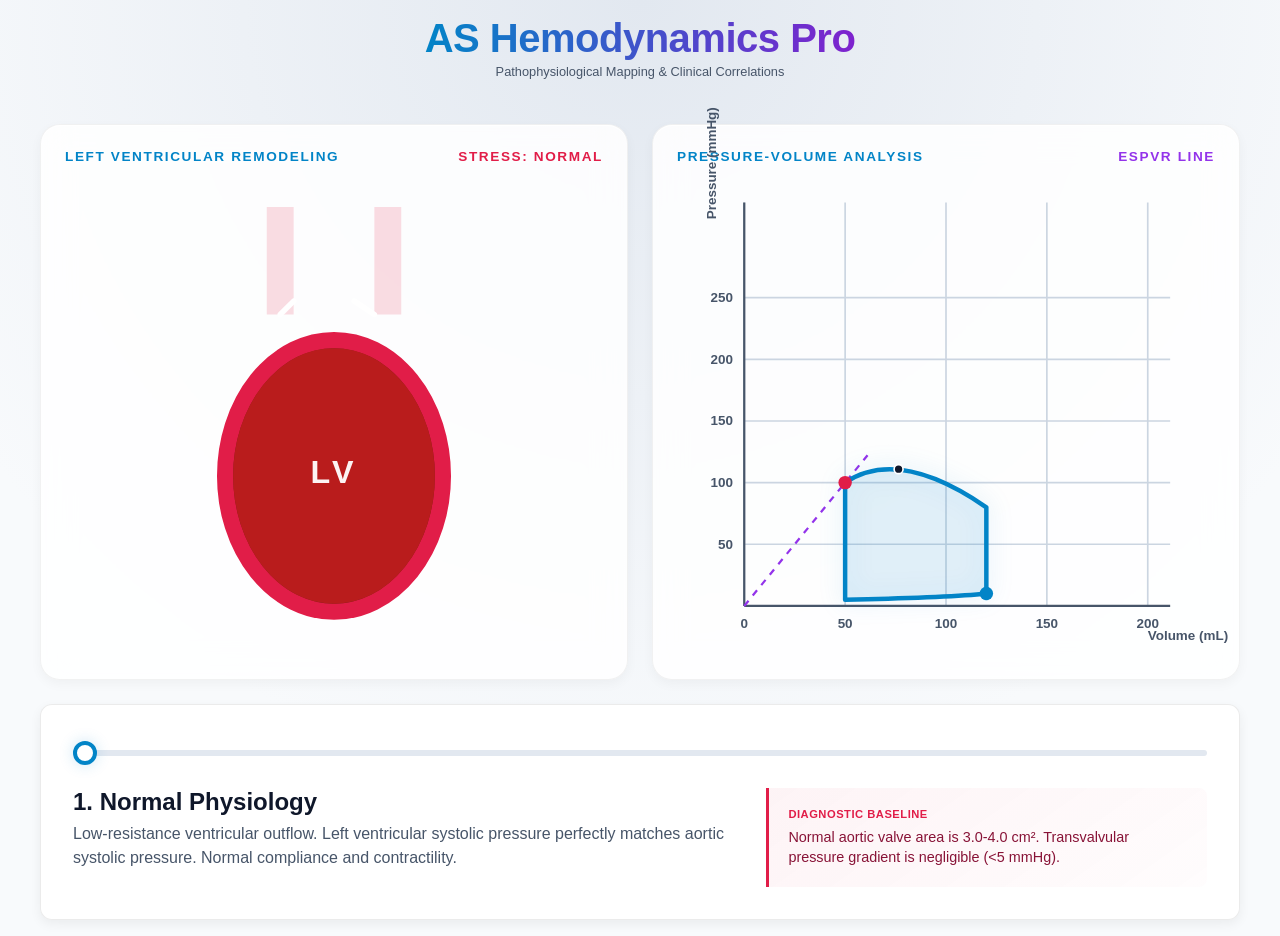
<file: notes/Medicine/NOTES&images/Aortic stenosis/interactive aortic stenosis.html>
<!DOCTYPE html>
<html lang="en">
<head>
    <meta charset="UTF-8">
    <meta name="viewport" content="width=device-width, initial-scale=1.0">
    <title>Aortic Stenosis | Hemodynamic Pro (Light)</title>
    <style>
        /* @import url('https://fonts.googleapis.com/css2?family=Plus+Jakarta+Sans:wght@300;400;600;800&display=swap'); */

        :root {
            --bg: #f8fafc;
            --card-bg: rgba(255, 255, 255, 0.85);
            --accent: #0284c7; /* Deep sky blue for contrast */
            --accent-glow: rgba(2, 132, 199, 0.2);
            --danger: #e11d48; /* Deep rose */
            --text-main: #0f172a;
            --text-dim: #475569;
            --grid-line: #cbd5e1;
        }

        body {
            font-family: -apple-system, BlinkMacSystemFont, 'Segoe UI', sans-serif;
            background-color: var(--bg);
            background-image: radial-gradient(circle at 50% 0%, #e2e8f0 0%, transparent 70%);
            color: var(--text-main);
            margin: 0;
            padding: 0.75rem;
            display: flex;
            flex-direction: column;
            align-items: center;
            min-height: auto;
        }

        .header {
            text-align: center;
            margin-bottom: 0.8rem;
        }

        .header h1 {
            background: linear-gradient(to right, #0284c7, #7e22ce);
            -webkit-background-clip: text;
            background-clip: text;
            -webkit-text-fill-color: transparent;
            font-size: 1.5rem;
            margin: 0;
            font-weight: 800;
            letter-spacing: -0.5px;
        }

        .header p {
            font-size: 0.8rem !important;
            margin-top: 0.2rem !important;
        }

        .dashboard {
            display: grid;
            grid-template-columns: 1fr 1fr;
            gap: 0.8rem;
            width: 100%;
            max-width: 1200px;
        }

        .panel {
            background: var(--card-bg);
            backdrop-filter: blur(16px);
            -webkit-backdrop-filter: blur(16px);
            border: 1px solid rgba(0, 0, 0, 0.05);
            border-radius: 12px;
            padding: 0.8rem;
            box-shadow: 0 4px 12px rgba(0,0,0,0.04), inset 0 1px 0 rgba(255,255,255,1);
        }

        .panel-header {
            font-size: 0.7rem;
            text-transform: uppercase;
            letter-spacing: 0.1rem;
            color: var(--accent);
            margin-bottom: 0.5rem;
            font-weight: 800;
            display: flex;
            justify-content: space-between;
        }

        svg { width: 100%; height: auto; overflow: visible; }

        /* Anatomy Styling */
        .myocardium { 
            fill: #7f1d1d; 
            stroke: var(--danger); 
            transition: all 0.8s cubic-bezier(0.4, 0, 0.2, 1); 
        }
        .cavity { fill: #b91c1c; transition: all 0.8s ease; }
        .valve-leaflet { stroke: #fff; stroke-width: 4; stroke-linecap: round; transition: 0.8s; }

        /* PV Loop Styling */
        .pv-path {
            fill: rgba(2, 132, 199, 0.1);
            stroke: var(--accent);
            stroke-width: 4;
            stroke-linejoin: round;
            transition: all 0.8s cubic-bezier(0.4, 0, 0.2, 1);
            filter: drop-shadow(0 0 10px var(--accent-glow));
        }
        .espvr-line {
            stroke: #9333ea;
            stroke-width: 2;
            stroke-dasharray: 6 6;
            transition: all 0.8s ease;
        }
        .grid-line { stroke: var(--grid-line); stroke-width: 1.5; }
        .axis-label { fill: var(--text-dim); font-size: 12px; font-weight: 600; }

        /* Controls */
        .controls-card {
            grid-column: 1 / -1;
            background: rgba(255, 255, 255, 0.95);
            backdrop-filter: blur(20px);
            padding: 1rem;
            border-radius: 12px;
            border: 1px solid rgba(0, 0, 0, 0.08);
            box-shadow: 0 4px 12px rgba(0,0,0,0.06);
        }

        input[type="range"] {
            -webkit-appearance: none;
            appearance: none;
            width: 100%;
            height: 6px;
            background: #e2e8f0;
            border-radius: 4px;
            margin: 0.5rem 0 1rem 0;
            outline: none;
        }

        input[type="range"]::-webkit-slider-thumb {
            -webkit-appearance: none;
            width: 24px;
            height: 24px;
            background: #fff;
            border: 4px solid var(--accent);
            border-radius: 50%;
            cursor: pointer;
            box-shadow: 0 0 15px var(--accent-glow);
            transition: transform 0.1s;
        }

        input[type="range"]::-webkit-slider-thumb:hover { transform: scale(1.2); }

        .info-grid {
            display: grid;
            grid-template-columns: 1fr;
            gap: 0.8rem;
        }

        .info-title { font-size: 1rem; font-weight: 800; margin: 0 0 0.4rem 0; color: var(--text-main); }
        .info-desc { color: var(--text-dim); font-size: 0.8rem; line-height: 1.5; margin: 0; }
        
        .pearl-chip {
            background: linear-gradient(145deg, rgba(225, 29, 72, 0.05), rgba(225, 29, 72, 0.01));
            border-left: 3px solid var(--danger);
            color: #881337;
            padding: 0.6rem 0.8rem;
            border-radius: 0 8px 8px 0;
            font-size: 0.75rem;
            line-height: 1.4;
        }
        .pearl-chip strong { color: var(--danger); display: block; margin-bottom: 0.3rem; letter-spacing: 0.5px; font-size: 0.7rem; text-transform: uppercase;}

        /* Full-screen standalone - restore larger sizes */
        @media (min-width: 900px) {
            body { padding: 1rem; }
            .header { margin-bottom: 2rem; }
            .header h1 { font-size: 2.5rem; }
            .dashboard { grid-template-columns: repeat(auto-fit, minmax(400px, 1fr)); gap: 1.5rem; }
            .panel { padding: 1.5rem; border-radius: 20px; }
            .panel-header { font-size: 0.85rem; margin-bottom: 1rem; }
            .controls-card { padding: 2rem; }
            input[type="range"] { margin: 0.8rem 0 2rem 0; }
            .info-grid { grid-template-columns: 1.5fr 1fr; gap: 2rem; }
            .info-title { font-size: 1.5rem; }
            .info-desc { font-size: 1rem; }
            .pearl-chip { padding: 1.2rem; font-size: 0.9rem; }
        }
    </style>
</head>
<body>

    <div class="header">
        <h1>AS Hemodynamics Pro</h1>
        <p style="color: var(--text-dim); font-size: 1.2rem; margin-top: 0.5rem;">Pathophysiological Mapping & Clinical Correlations</p>
    </div>

    <div class="dashboard">
        <div class="panel">
            <div class="panel-header"><span>Left Ventricular Remodeling</span><span id="wall-stress-indicator" style="color: var(--danger); font-weight: 800;">Stress: Normal</span></div>
            <svg viewBox="0 0 400 350">
                <defs>
                    <radialGradient id="myoGrad" cx="50%" cy="50%" r="50%">
                        <stop offset="70%" stop-color="#991b1b"/>
                        <stop offset="100%" stop-color="#7f1d1d"/>
                    </radialGradient>
                </defs>
                <path d="M 160,20 L 160,100 M 240,20 L 240,100" stroke="rgba(225, 29, 72, 0.15)" stroke-width="20" fill="none"/>
                <ellipse id="lv-myo" class="myocardium" style="fill: url(#myoGrad);" cx="200" cy="220" rx="90" ry="110" />
                <ellipse id="lv-cavity" class="cavity" cx="200" cy="220" rx="75" ry="95" />
                <line id="valve-left" class="valve-leaflet" x1="160" y1="100" x2="185" y2="90" />
                <line id="valve-right" class="valve-leaflet" x1="240" y1="100" x2="215" y2="90" />
                <text x="200" y="225" fill="rgba(255,255,255,0.95)" font-size="1.5rem" font-weight="800" text-anchor="middle" style="letter-spacing: 3px;">LV</text>
            </svg>
        </div>

        <div class="panel">
            <div class="panel-header"><span>Pressure-Volume Analysis</span><span style="color: #9333ea;">ESPVR Line</span></div>
            <svg viewBox="-20 -20 480 420" id="pv-svg">
                <g id="grid-lines"></g>
                <line x1="40" y1="360" x2="40" y2="0" stroke="var(--text-dim)" stroke-width="2"/>
                <text x="15" y="15" fill="var(--text-dim)" font-size="12" font-weight="600" transform="rotate(-90 15,15)">Pressure (mmHg)</text>
                <line x1="40" y1="360" x2="420" y2="360" stroke="var(--text-dim)" stroke-width="2"/>
                <text x="400" y="390" fill="var(--text-dim)" font-size="12" font-weight="600">Volume (mL)</text>
                
                <line id="espvr-line" class="espvr-line" x1="40" y1="360" x2="150" y2="100" />

                <path id="pv-loop" class="pv-path" d="" />
                
                <circle id="pt-edv" fill="var(--accent)" r="6" />
                <circle id="pt-esv" fill="var(--danger)" r="6" />
                <circle id="pt-peak" fill="#0f172a" stroke="#fff" stroke-width="1.5" r="4" />
            </svg>
        </div>

        <div class="controls-card">
            <input type="range" id="stage-slider" min="0" max="4" value="0" step="1">
            <div class="info-grid">
                <div>
                    <h3 class="info-title" id="info-title">Stage 0</h3>
                    <p class="info-desc" id="info-desc"></p>
                </div>
                <div class="pearl-chip" id="clinical-pearl"></div>
            </div>
        </div>
    </div>

    <script>
        const stages = [
            {
                title: "1. Normal Physiology",
                desc: "Low-resistance ventricular outflow. Left ventricular systolic pressure perfectly matches aortic systolic pressure. Normal compliance and contractility.",
                pearl: "<strong>Diagnostic Baseline</strong>Normal aortic valve area is 3.0-4.0 cm². Transvalvular pressure gradient is negligible (<5 mmHg).",
                stress: "Normal",
                anatomy: { wall: 12, rx: 75, ry: 95, gap: 30, glow: 0 },
                hemo: { edv: 120, esv: 50, peakP: 120, esp: 100, edp: 10, fillP: 5, openP: 80 }
            },
            {
                title: "2. Severe Aortic Stenosis",
                desc: "Valve area falls <1.0 cm². The LV must generate massive supra-physiological pressure to force blood across the stenotic orifice, creating a severe pressure gradient.",
                pearl: "<strong>High-Yield Exam Sign</strong>Pulsus parvus et tardus (weak and delayed carotid upstroke) due to prolonged, obstructed left ventricular ejection time.",
                stress: "Extremely High",
                anatomy: { wall: 16, rx: 72, ry: 92, gap: 10, glow: 15 },
                hemo: { edv: 120, esv: 50, peakP: 200, esp: 120, edp: 15, fillP: 8, openP: 85 }
            },
            {
                title: "3. Concentric Hypertrophy",
                desc: "Chronic pressure overload triggers parallel sarcomere replication. Wall thickness increases significantly to normalize systolic wall stress and maintain stroke volume.",
                pearl: "<strong>Laplace's Law</strong>Wall Stress = (Pressure × Radius) / (2 × Thickness). Increasing wall thickness is a compensatory mechanism to normalize high pressure stress.",
                stress: "Compensated",
                anatomy: { wall: 35, rx: 60, ry: 85, gap: 7, glow: 5 },
                hemo: { edv: 110, esv: 45, peakP: 240, esp: 140, edp: 22, fillP: 12, openP: 90 }
            },
            {
                title: "4. Diastolic Dysfunction",
                desc: "The massively hypertrophied ventricle becomes fibrotic and stiff. Compliance plummets. Ventricular filling requires severely elevated left atrial pressures.",
                pearl: "<strong>Auscultation Target</strong>S4 Gallop rhythm heard at the apex. This low-frequency sound represents atrial systole forcing blood into a stiff, non-compliant LV.",
                stress: "Ischemic Risk",
                anatomy: { wall: 42, rx: 55, ry: 80, gap: 6, glow: 20 },
                hemo: { edv: 95, esv: 40, peakP: 250, esp: 150, edp: 35, fillP: 20, openP: 95 }
            },
            {
                title: "5. Decompensated Systolic Failure",
                desc: "Compensatory mechanisms are exhausted. Sarcomeres slip, leading to eccentric remodeling (dilation). Contractility plummets, End-Systolic Volume surges, and Cardiac Output collapses.",
                pearl: "<strong>Prognosis Timeline</strong>Once the SAD triad hits, median survival plummets without valve replacement: Angina (5 yrs), Syncope (3 yrs), Heart Failure (2 yrs).",
                stress: "Failing",
                anatomy: { wall: 14, rx: 110, ry: 125, gap: 5, glow: 0 },
                hemo: { edv: 170, esv: 130, peakP: 120, esp: 90, edp: 38, fillP: 25, openP: 70 }
            }
        ];

        function mapV(v) { return 40 + (v * 1.8); }
        function mapP(p) { return 360 - (p * 1.1); }

        const grid = document.getElementById('grid-lines');
        for(let i=0; i<=200; i+=50) {
            grid.innerHTML += `<line class="grid-line" x1="${mapV(i)}" y1="0" x2="${mapV(i)}" y2="360"/>`;
            grid.innerHTML += `<text class="axis-label" x="${mapV(i)}" y="380" text-anchor="middle">${i}</text>`;
        }
        for(let i=50; i<=250; i+=50) {
            grid.innerHTML += `<line class="grid-line" x1="40" y1="${mapP(i)}" x2="420" y2="${mapP(i)}"/>`;
            grid.innerHTML += `<text class="axis-label" x="30" y="${mapP(i)+4}" text-anchor="end">${i}</text>`;
        }

        function update(idx) {
            const s = stages[idx];
            
            const myo = document.getElementById('lv-myo');
            myo.style.strokeWidth = s.anatomy.wall;
            myo.setAttribute('rx', s.anatomy.rx + s.anatomy.wall/2);
            myo.setAttribute('ry', s.anatomy.ry + s.anatomy.wall/2);
            if(s.anatomy.glow > 0) {
                myo.style.filter = `drop-shadow(0 0 ${s.anatomy.glow}px rgba(225, 29, 72, 0.4))`;
            } else {
                myo.style.filter = 'none';
            }
            
            document.getElementById('lv-cavity').setAttribute('rx', s.anatomy.rx);
            document.getElementById('lv-cavity').setAttribute('ry', s.anatomy.ry);
            document.getElementById('valve-left').setAttribute('x2', 200 - s.anatomy.gap);
            document.getElementById('valve-right').setAttribute('x1', 200 + s.anatomy.gap);
            document.getElementById('wall-stress-indicator').innerText = `Stress: ${s.stress}`;

            const { edv, esv, peakP, esp, edp, fillP, openP } = s.hemo;
            
            const pA = { x: mapV(edv), y: mapP(edp) };        
            const pB = { x: mapV(edv), y: mapP(openP) };      
            const pPeak = { x: mapV((edv+esv)*0.45), y: mapP(peakP) }; 
            const pC = { x: mapV(esv), y: mapP(esp) };        
            const pD = { x: mapV(esv), y: mapP(fillP) };      

            const path = `
                M ${pA.x},${pA.y} 
                L ${pB.x},${pB.y} 
                Q ${pPeak.x},${pPeak.y - 10} ${pC.x},${pC.y} 
                L ${pD.x},${pD.y} 
                Q ${mapV((edv+esv)*0.6)},${pA.y + (s.anatomy.wall*0.3)} ${pA.x},${pA.y} Z
            `;
            
            document.getElementById('pv-loop').setAttribute('d', path);
            
            document.getElementById('espvr-line').setAttribute('x2', pC.x + 20);
            document.getElementById('espvr-line').setAttribute('y2', mapP( esp * ((pC.x-40 + 20)/(pC.x-40)) ));

            document.getElementById('pt-edv').setAttribute('cx', pA.x);
            document.getElementById('pt-edv').setAttribute('cy', pA.y);
            document.getElementById('pt-esv').setAttribute('cx', pC.x);
            document.getElementById('pt-esv').setAttribute('cy', pC.y);
            document.getElementById('pt-peak').setAttribute('cx', pPeak.x);
            document.getElementById('pt-peak').setAttribute('cy', pPeak.y + 10);

            document.getElementById('info-title').innerText = s.title;
            document.getElementById('info-desc').innerText = s.desc;
            document.getElementById('clinical-pearl').innerHTML = s.pearl;
        }

        document.getElementById('stage-slider').addEventListener('input', (e) => update(e.target.value));
        update(0);
    </script>
</body>
</html>
</file>
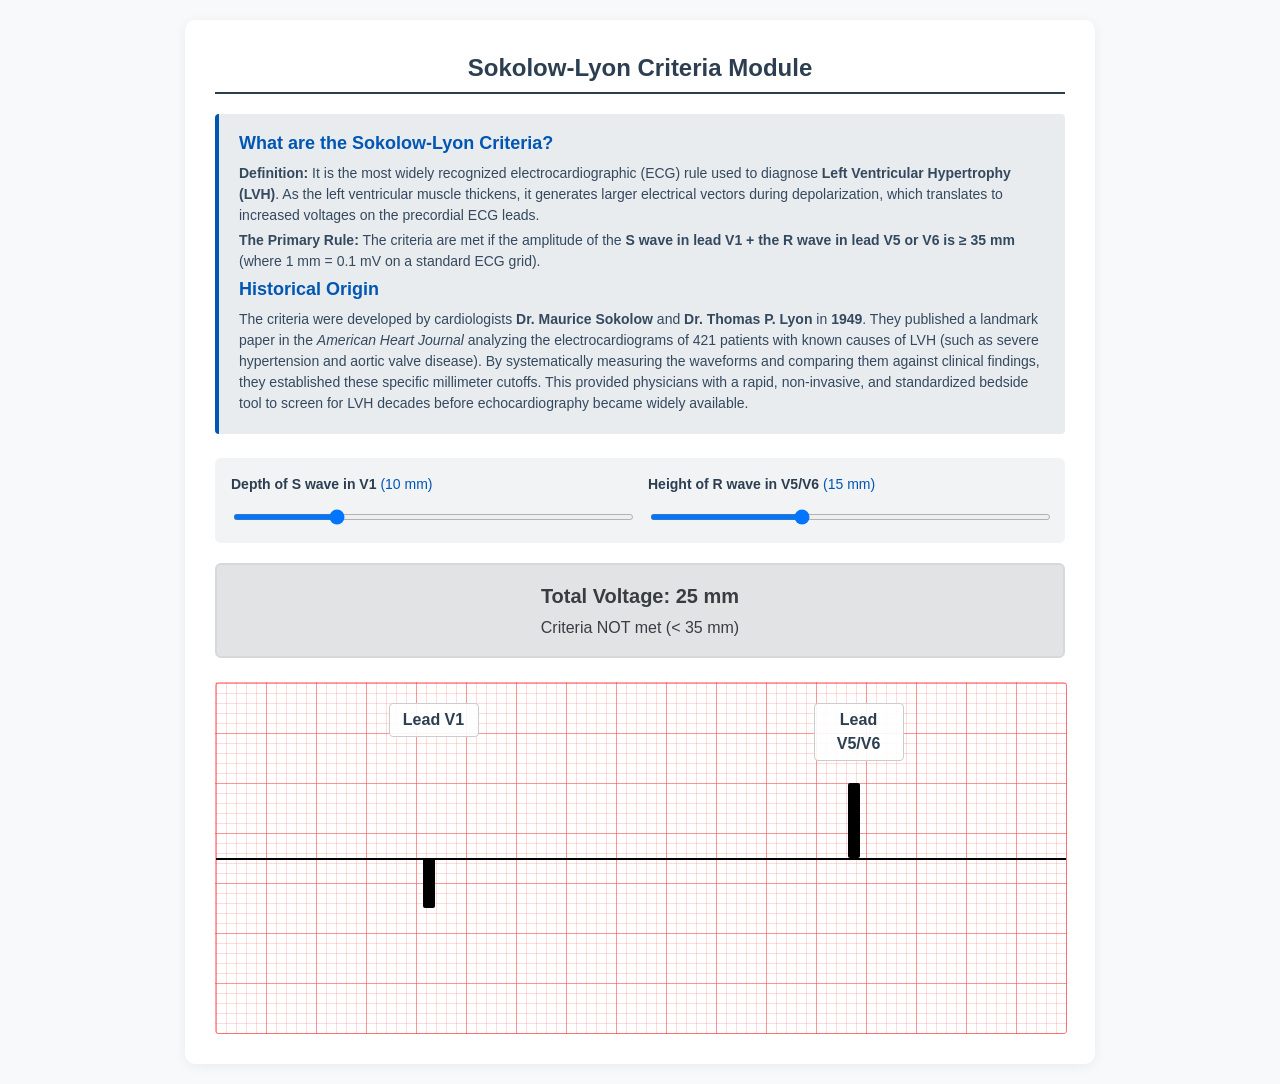
<file: notes/Medicine/NOTES&images/Aortic stenosis/Interactive Sokolow-Lyon Criteria Visualizer.html>
<!DOCTYPE html>
<html lang="en">
<head>
    <meta charset="UTF-8">
    <meta name="viewport" content="width=device-width, initial-scale=1.0">
    <title>Sokolow-Lyon Criteria Interactive Module</title>
    <style>
        :root {
            --primary-color: #2c3e50;
            --secondary-color: #34495e;
            --ecg-red: #ff4d4d;
            --grid-color: rgba(255, 77, 77, 0.2);
            --major-grid-color: rgba(255, 77, 77, 0.5);
            --bg-color: #f8f9fa;
        }
        body {
            font-family: 'Segoe UI', Tahoma, Geneva, Verdana, sans-serif;
            background-color: var(--bg-color);
            color: var(--primary-color);
            margin: 0;
            padding: 10px;
            display: flex;
            justify-content: center;
            line-height: 1.5;
        }
        .container {
            max-width: 850px;
            width: 100%;
            background: white;
            padding: 14px;
            border-radius: 10px;
            box-shadow: 0 2px 12px rgba(0,0,0,0.06);
        }
        h1 {
            text-align: center;
            font-size: 16px;
            color: var(--primary-color);
            border-bottom: 2px solid var(--primary-color);
            padding-bottom: 6px;
            margin-bottom: 12px;
            margin-top: 0;
        }
        .info-section {
            background-color: #e9ecef;
            padding: 10px 14px;
            border-left: 4px solid #0056b3;
            border-radius: 4px;
            margin-bottom: 14px;
        }
        .info-section h2 {
            margin-top: 0;
            font-size: 13px;
            color: #0056b3;
            margin-bottom: 6px;
        }
        .info-section p {
            margin: 4px 0;
            font-size: 11px;
            color: var(--secondary-color);
        }
        .controls {
            display: flex;
            flex-wrap: wrap;
            gap: 12px;
            margin-bottom: 14px;
            background: #f1f3f5;
            padding: 12px;
            border-radius: 6px;
        }
        .control-group {
            flex: 1;
            min-width: 120px;
        }
        label {
            display: block;
            font-weight: 600;
            margin-bottom: 6px;
            font-size: 12px;
        }
        input[type="range"] {
            width: 100%;
            cursor: pointer;
            height: 6px;
            background: #cbd5e1;
            border-radius: 5px;
            outline: none;
        }
        .value-display {
            font-weight: normal;
            color: #0056b3;
        }
        .result-box {
            text-align: center;
            padding: 10px;
            border-radius: 6px;
            font-size: 15px;
            font-weight: bold;
            transition: all 0.3s ease;
            margin-bottom: 14px;
        }
        .criteria-met {
            background-color: #d4edda;
            color: #155724;
            border: 2px solid #c3e6cb;
        }
        .criteria-unmet {
            background-color: #e2e3e5;
            color: #383d41;
            border: 2px solid #d6d8db;
        }
        .ecg-paper {
            width: 100%;
            height: 200px;
            background-color: #fff;
            background-image: 
                linear-gradient(var(--grid-color) 1px, transparent 1px),
                linear-gradient(90deg, var(--grid-color) 1px, transparent 1px),
                linear-gradient(var(--major-grid-color) 1px, transparent 1px),
                linear-gradient(90deg, var(--major-grid-color) 1px, transparent 1px);
            background-size: 10px 10px, 10px 10px, 50px 50px, 50px 50px;
            position: relative;
            border: 1px solid var(--major-grid-color);
            border-radius: 4px;
            overflow: hidden;
            display: flex;
            align-items: center;
            justify-content: space-around;
        }
        .isoelectric-line {
            position: absolute;
            top: 50%;
            left: 0;
            right: 0;
            height: 2px;
            background-color: #000;
            z-index: 1;
        }
        .wave-container {
            position: relative;
            z-index: 2;
            width: 80px;
            height: 100%;
        }
        .wave-label {
            position: absolute;
            top: 20px;
            width: 100%;
            text-align: center;
            font-weight: bold;
            background: rgba(255,255,255,0.9);
            padding: 4px;
            border-radius: 4px;
            border: 1px solid #ccc;
        }
        .bar {
            position: absolute;
            width: 12px;
            background-color: #000;
            left: 50%;
            transform: translateX(-50%);
            transition: height 0.2s ease, top 0.2s ease;
            border-radius: 2px;
        }
        /* Visual scaling: 1mm (user input) = 5px on screen for better visibility */

        /* Standalone full-screen - restore larger sizes */
        @media (min-width: 800px) {
            body { padding: 20px; }
            .container { padding: 30px; }
            h1 { font-size: 24px; margin-bottom: 20px; }
            .info-section { padding: 16px 20px; margin-bottom: 24px; }
            .info-section h2 { font-size: 18px; }
            .info-section p { font-size: 14px; }
            .controls { padding: 16px; gap: 16px; margin-bottom: 20px; }
            .control-group { min-width: 180px; }
            label { font-size: 14px; margin-bottom: 8px; }
            .result-box { padding: 16px; font-size: 20px; margin-bottom: 24px; }
            .ecg-paper { height: 350px; }
        }
    </style>
</head>
<body>

<div class="container">
    <h1>Sokolow-Lyon Criteria Module</h1>
    
    <div class="info-section">
        <h2>What are the Sokolow-Lyon Criteria?</h2>
        <p><strong>Definition:</strong> It is the most widely recognized electrocardiographic (ECG) rule used to diagnose <strong>Left Ventricular Hypertrophy (LVH)</strong>. As the left ventricular muscle thickens, it generates larger electrical vectors during depolarization, which translates to increased voltages on the precordial ECG leads.</p>
        <p><strong>The Primary Rule:</strong> The criteria are met if the amplitude of the <strong>S wave in lead V1 + the R wave in lead V5 or V6 is &ge; 35 mm</strong> (where 1 mm = 0.1 mV on a standard ECG grid).</p>
        
        <h2>Historical Origin</h2>
        <p>The criteria were developed by cardiologists <strong>Dr. Maurice Sokolow</strong> and <strong>Dr. Thomas P. Lyon</strong> in <strong>1949</strong>. They published a landmark paper in the <em>American Heart Journal</em> analyzing the electrocardiograms of 421 patients with known causes of LVH (such as severe hypertension and aortic valve disease). By systematically measuring the waveforms and comparing them against clinical findings, they established these specific millimeter cutoffs. This provided physicians with a rapid, non-invasive, and standardized bedside tool to screen for LVH decades before echocardiography became widely available.</p>
    </div>

    <div class="controls">
        <div class="control-group">
            <label>Depth of S wave in V1 <span class="value-display">(<span id="v1-val">10</span> mm)</span></label>
            <input type="range" id="v1-slider" min="0" max="40" value="10">
        </div>
        <div class="control-group">
            <label>Height of R wave in V5/V6 <span class="value-display">(<span id="v5-val">15</span> mm)</span></label>
            <input type="range" id="v5-slider" min="0" max="40" value="15">
        </div>
    </div>

    <div id="result-box" class="result-box criteria-unmet">
        Total Voltage: <span id="total-val">25</span> mm<br>
        <span id="conclusion" style="font-size: 16px; font-weight: normal; margin-top: 5px; display: block;">
            Criteria NOT met (< 35 mm)
        </span>
    </div>

    <div class="ecg-paper">
        <div class="isoelectric-line"></div>
        
        <div class="wave-container">
            <div class="wave-label">Lead V1</div>
            <div class="bar" id="v1-wave"></div>
        </div>
        
        <div class="wave-container">
            <div class="wave-label">Lead V5/V6</div>
            <div class="bar" id="v5-wave"></div>
        </div>
    </div>
</div>

<script>
    const v1Slider = document.getElementById('v1-slider');
    const v5Slider = document.getElementById('v5-slider');
    const v1Val = document.getElementById('v1-val');
    const v5Val = document.getElementById('v5-val');
    const totalVal = document.getElementById('total-val');
    const resultBox = document.getElementById('result-box');
    const conclusion = document.getElementById('conclusion');
    
    const v1Wave = document.getElementById('v1-wave');
    const v5Wave = document.getElementById('v5-wave');

    // Scale factor for visuals: 1mm input = 5 pixels on the grid
    const scaleFactor = 5; 

    function updateVisuals() {
        const v1 = parseInt(v1Slider.value);
        const v5 = parseInt(v5Slider.value);
        const total = v1 + v5;

        // Update text values
        v1Val.innerText = v1;
        v5Val.innerText = v5;
        totalVal.innerText = total;

        // Update logic and colors
        if (total >= 35) {
            resultBox.className = 'result-box criteria-met';
            conclusion.innerText = "Criteria MET (≥ 35 mm) - Suggestive of LVH";
        } else {
            resultBox.className = 'result-box criteria-unmet';
            conclusion.innerText = "Criteria NOT met (< 35 mm)";
        }

        // S wave in V1 goes DOWN from isoelectric line (top: 50%)
        v1Wave.style.height = (v1 * scaleFactor) + 'px';
        v1Wave.style.top = '50%'; 

        // R wave in V5 goes UP from isoelectric line
        v5Wave.style.height = (v5 * scaleFactor) + 'px';
        v5Wave.style.top = `calc(50% - ${v5 * scaleFactor}px)`;
    }

    // Event listeners
    v1Slider.addEventListener('input', updateVisuals);
    v5Slider.addEventListener('input', updateVisuals);

    // Initial render
    updateVisuals();
</script>

</body>
</html>
</file>
